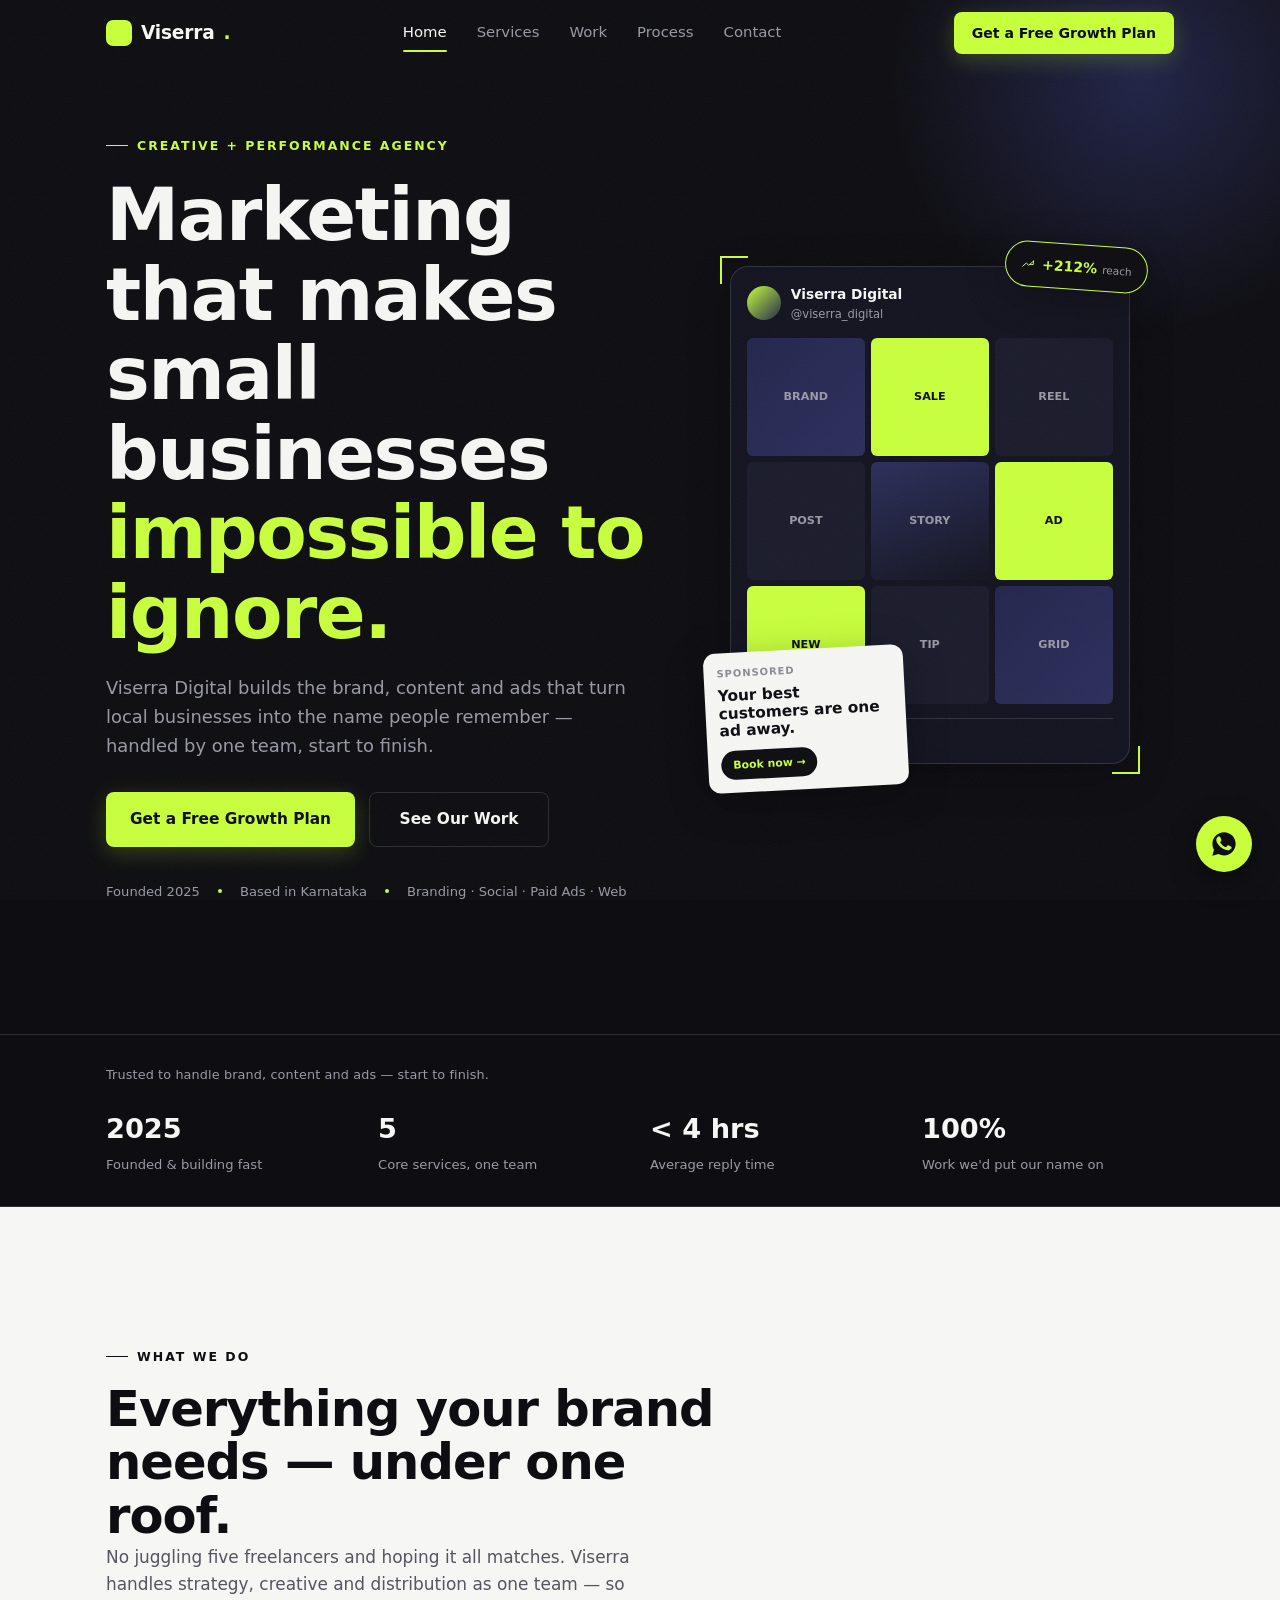
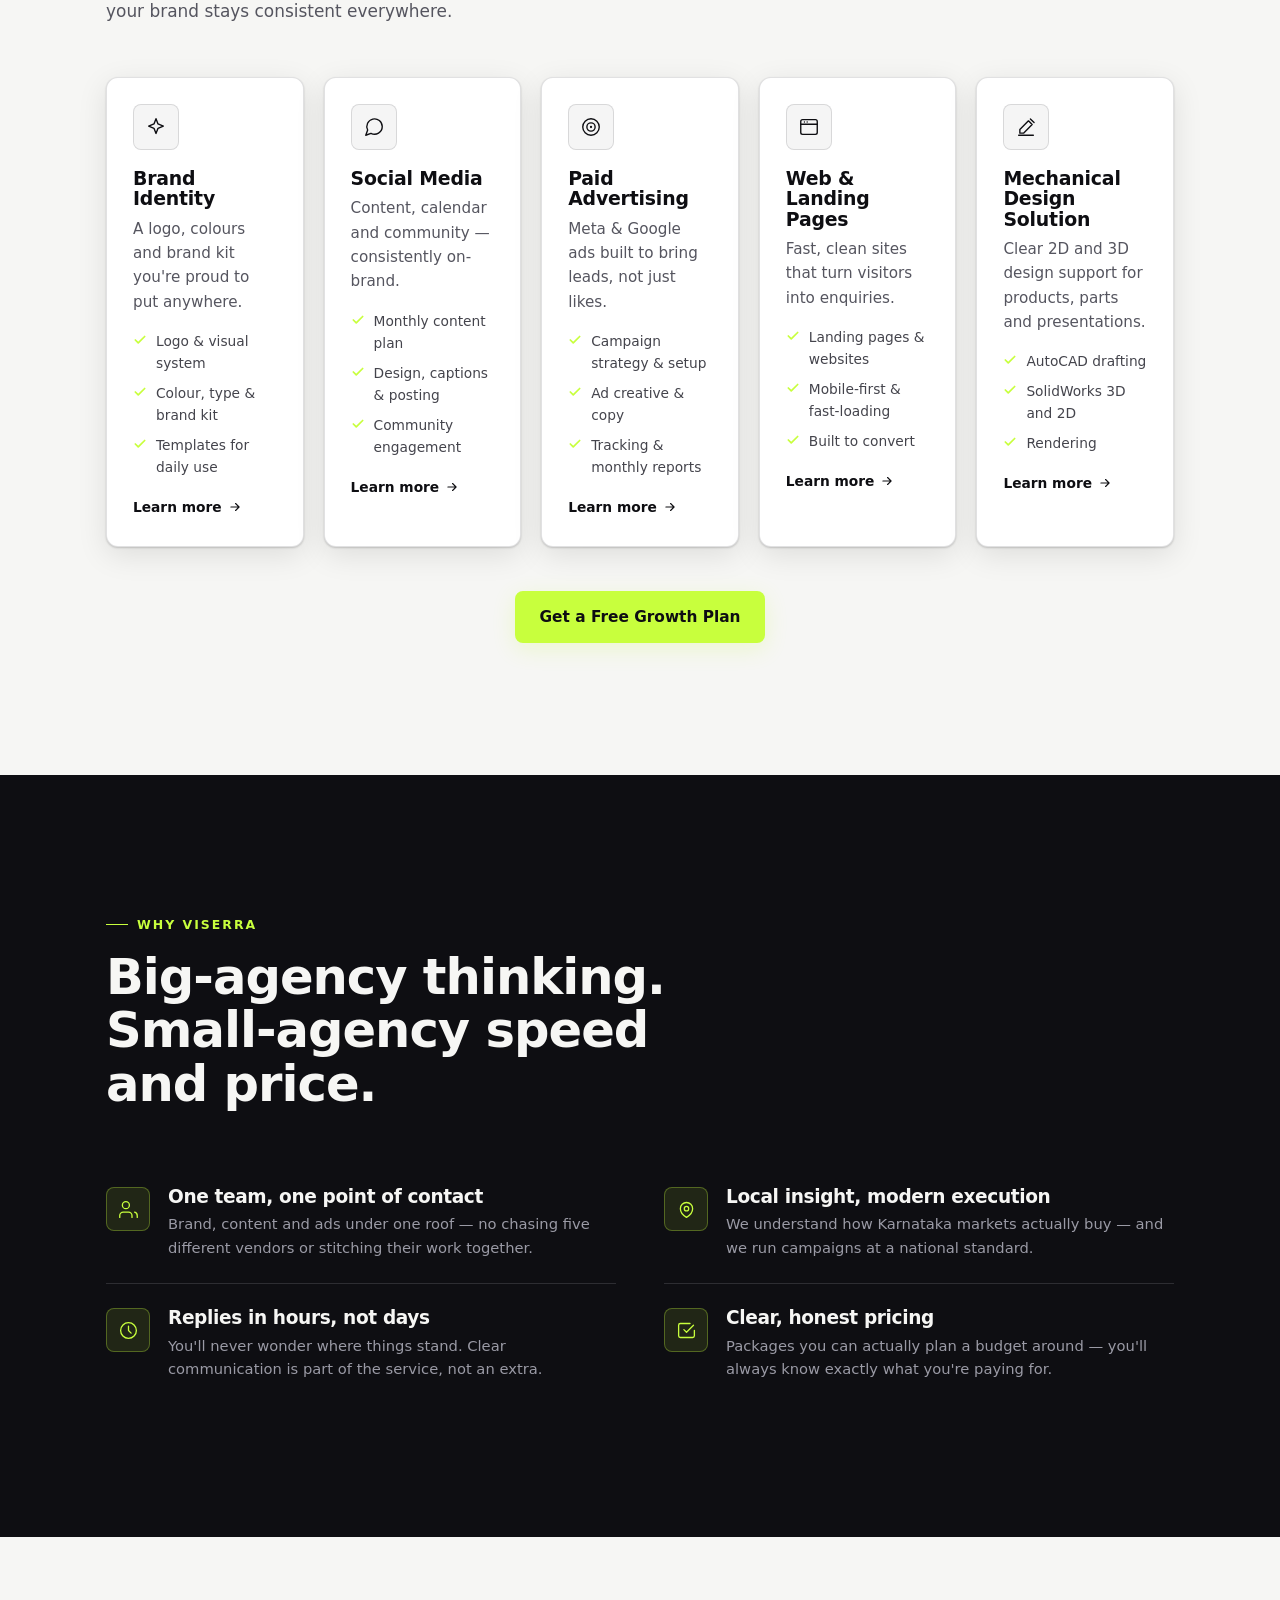
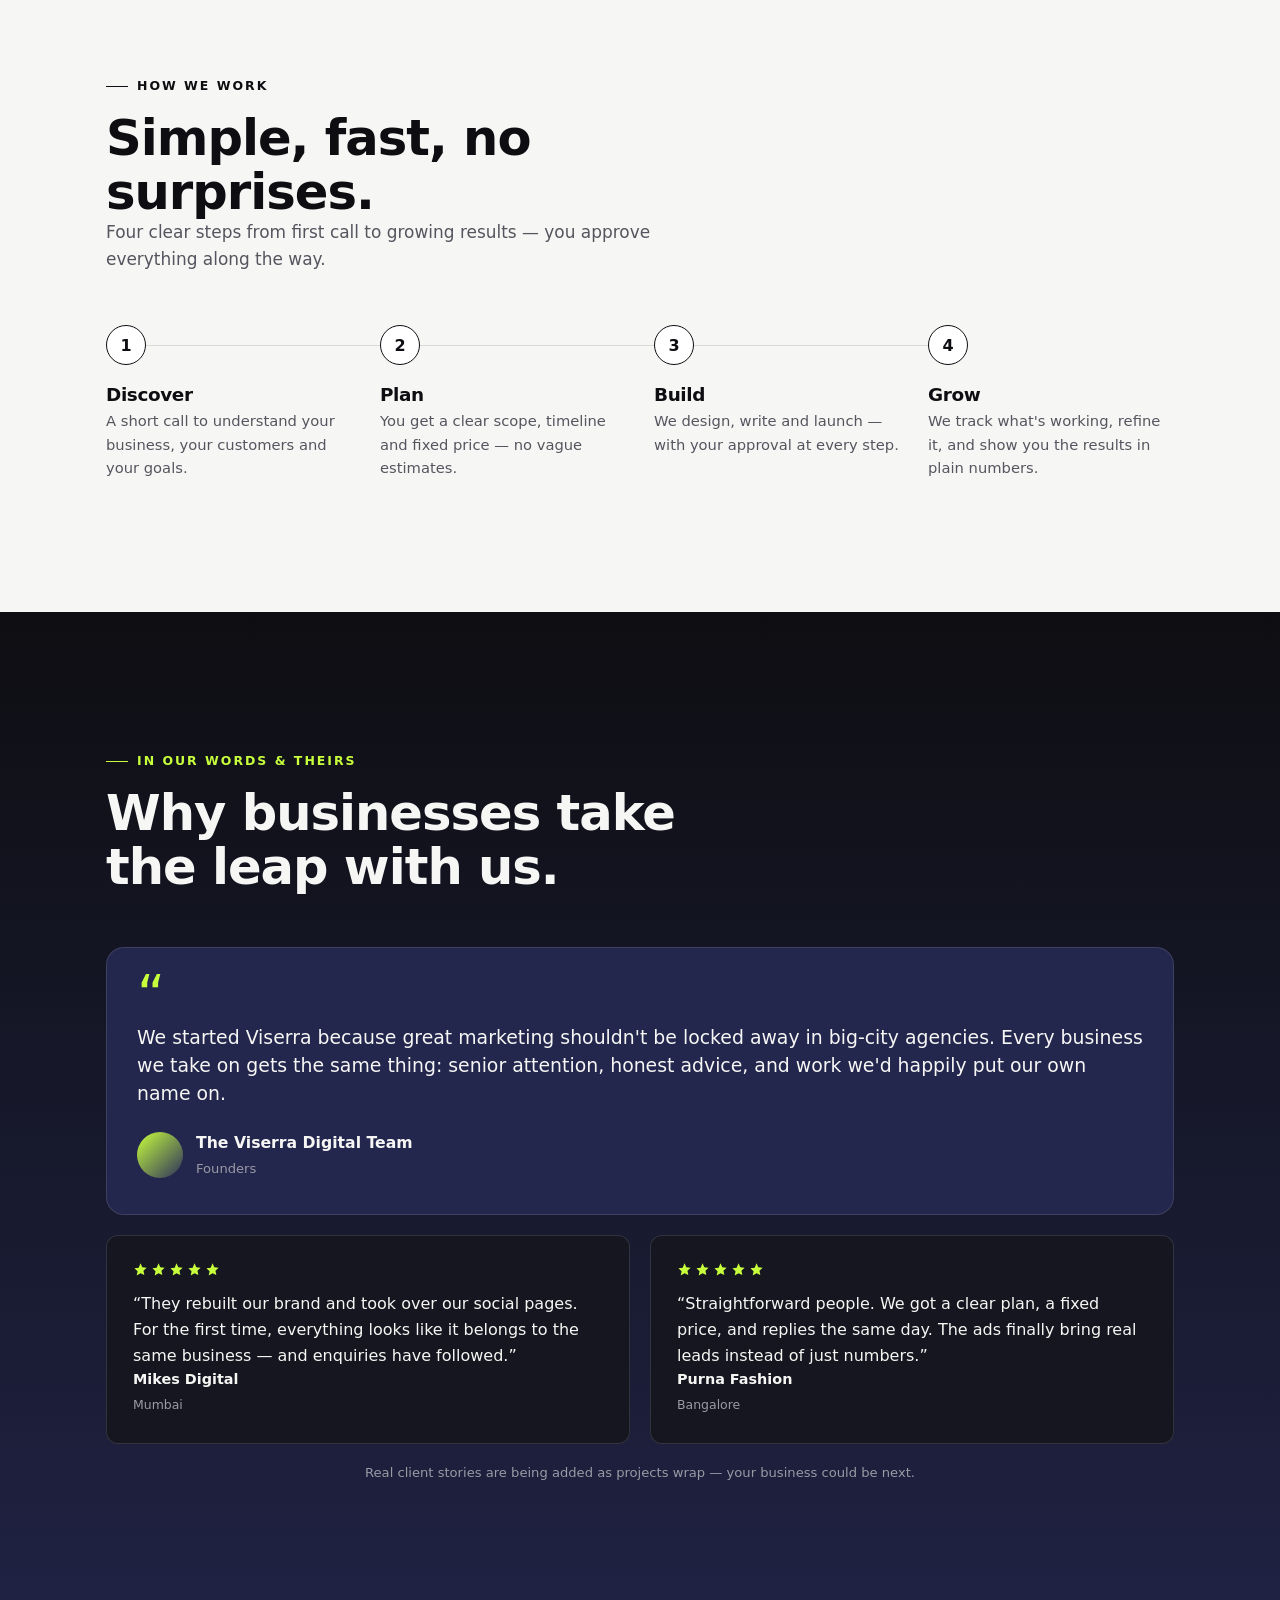
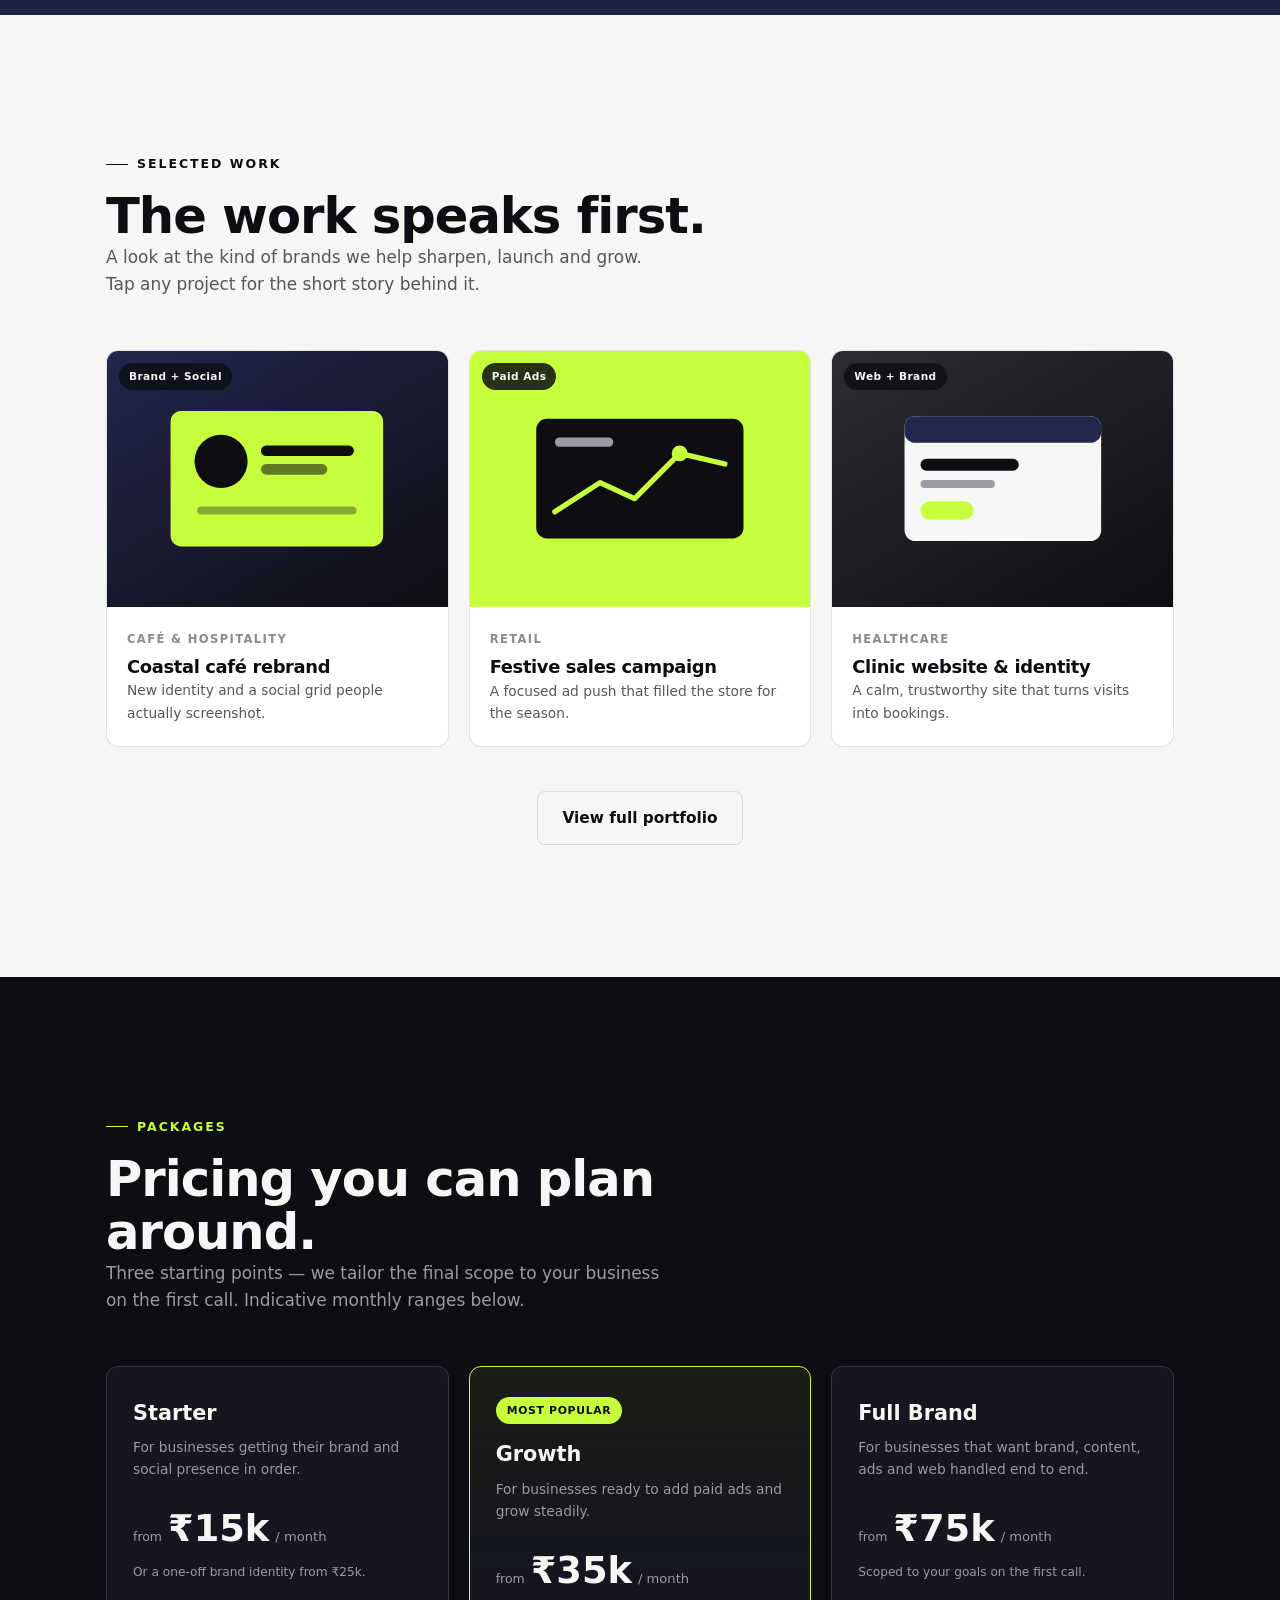
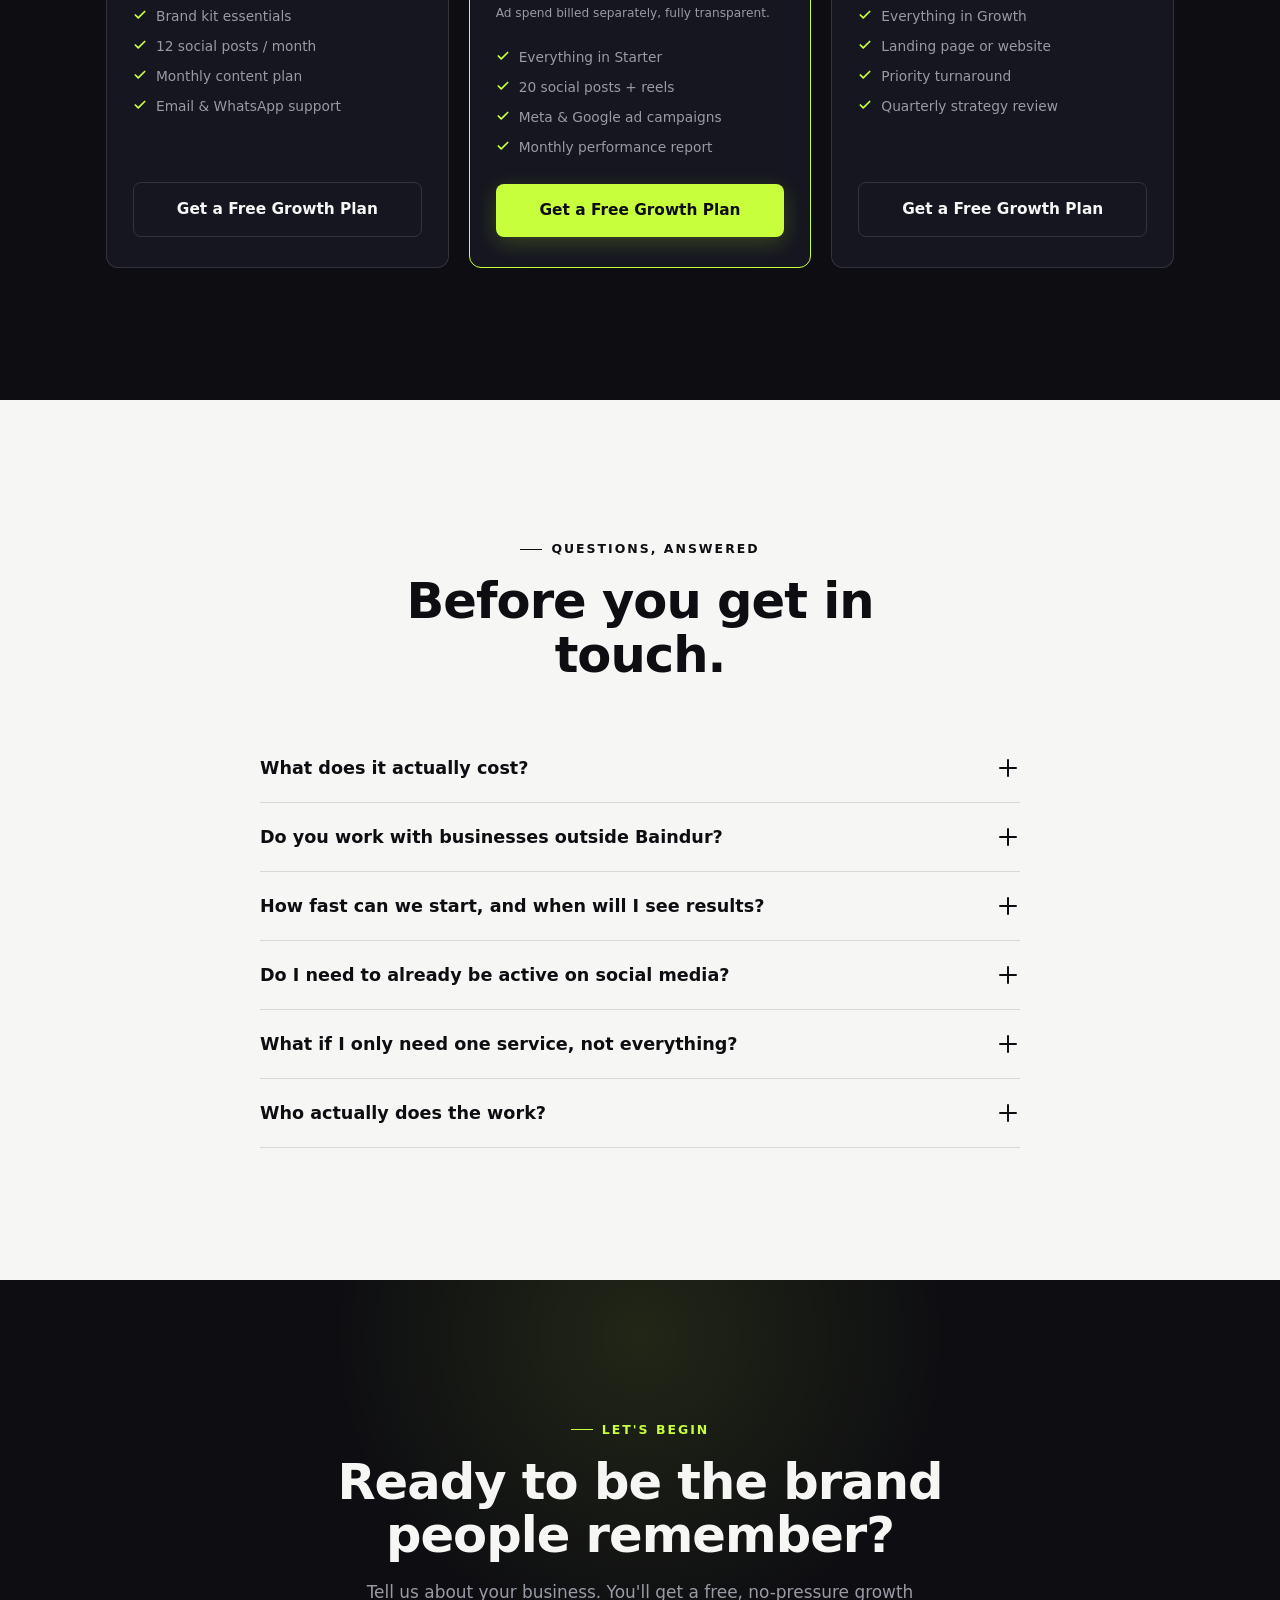
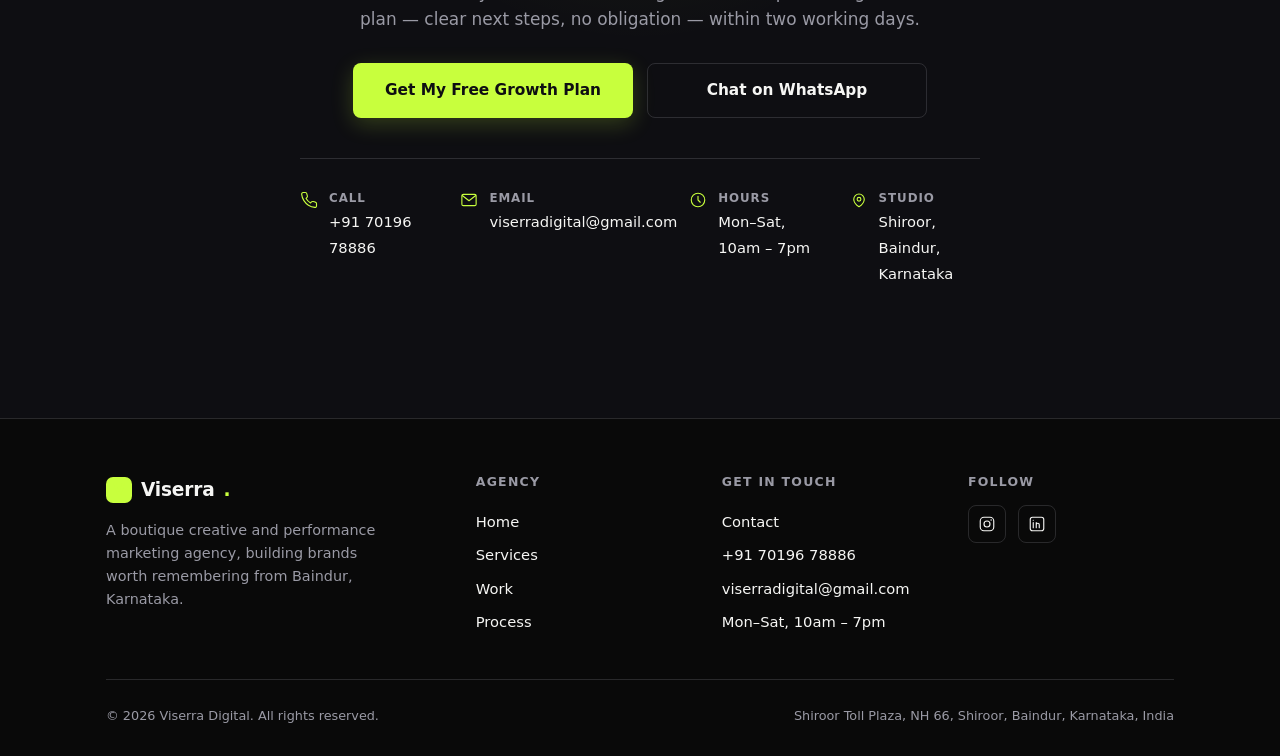
<file: index.html>
<!DOCTYPE html>
<html lang="en">
<head>
<meta charset="UTF-8" />
<meta name="viewport" content="width=device-width, initial-scale=1" />
<title>Viserra Digital — Marketing that makes small businesses impossible to ignore</title>
<meta name="description" content="Viserra Digital is a boutique creative and performance marketing agency in Baindur, Karnataka. Brand, content, and ads handled by one team — for businesses ready to grow." />
<meta name="theme-color" content="#0E0E12" />
<meta property="og:title" content="Viserra Digital" />
<meta property="og:description" content="Marketing that makes small businesses impossible to ignore. Brand, content and ads — one team, start to finish." />
<meta property="og:type" content="website" />
<meta property="og:url" content="https://viserradigital.com/" />
<link rel="preconnect" href="https://api.fontshare.com" />
<link href="https://api.fontshare.com/v2/css?f[]=clash-display@600&f[]=general-sans@400,500,600&display=swap" rel="stylesheet" />
<link rel="stylesheet" href="styles.css" />
</head>
<body>

<!-- ================= NAV ================= -->
<header class="nav">
  <div class="wrap nav-inner">
    <a href="index.html" class="logo" aria-label="Viserra Digital home">
      <span class="logo-mark">V</span>Viserra<span>.</span>
    </a>
    <nav class="nav-links" aria-label="Primary">
      <a href="index.html">Home</a>
      <a href="services.html">Services</a>
      <a href="portfolio.html">Work</a>
      <a href="index.html#process">Process</a>
      <a href="contact.html">Contact</a>
    </nav>
    <div class="nav-right">
      <a href="#" class="btn btn-primary nav-cta-desktop" data-open-modal>Get a Free Growth Plan</a>
      <button class="burger" aria-label="Open menu" aria-expanded="false">
        <span></span><span></span><span></span>
      </button>
    </div>
  </div>
</header>

<!-- ================= MOBILE MENU ================= -->
<div class="mobile-menu" aria-label="Mobile navigation">
  <a href="index.html">Home</a>
  <a href="services.html">Services</a>
  <a href="portfolio.html">Work</a>
  <a href="index.html#process">Process</a>
  <a href="contact.html">Contact</a>
  <a href="#" class="btn btn-primary" data-open-modal>Get a Free Growth Plan</a>
</div>

<main>

<!-- ================= 1 + 2 — HERO ================= -->
<section class="hero">
  <div class="wrap hero-grid">
    <div class="hero-copy">
      <span class="eyebrow reveal">Creative + Performance Agency</span>
      <h1 class="h-xl reveal" data-d="1">Marketing that makes small businesses <span class="accent">impossible to ignore.</span></h1>
      <p class="hero-sub reveal" data-d="2">Viserra Digital builds the brand, content and ads that turn local businesses into the name people remember — handled by one team, start to finish.</p>
      <div class="hero-actions reveal" data-d="2">
        <a href="#" class="btn btn-primary" data-open-modal>Get a Free Growth Plan</a>
        <a href="portfolio.html" class="btn btn-ghost">See Our Work</a>
      </div>
      <div class="trust-line reveal" data-d="3">
        <span>Founded 2025</span><span class="dot"></span>
        <span>Based in Karnataka</span><span class="dot"></span>
        <span>Branding · Social · Paid Ads · Web</span>
      </div>
    </div>

    <!-- Custom branded visual: Instagram grid + ad creative mockup -->
    <div class="hero-visual reveal" data-d="2">
      <div class="frame">
        <div class="ig-card">
          <div class="ig-head">
            <div class="ig-avatar"></div>
            <div>
              <div class="ig-name">Viserra Digital</div>
              <div class="ig-handle">@viserra_digital</div>
            </div>
          </div>
          <div class="ig-grid">
            <div class="ig-tile t1"><span>BRAND</span></div>
            <div class="ig-tile t2"><span>SALE</span></div>
            <div class="ig-tile t3"><span>REEL</span></div>
            <div class="ig-tile t4"><span>POST</span></div>
            <div class="ig-tile t5"><span>STORY</span></div>
            <div class="ig-tile t6"><span>AD</span></div>
            <div class="ig-tile t7"><span>NEW</span></div>
            <div class="ig-tile t8"><span>TIP</span></div>
            <div class="ig-tile t9"><span>GRID</span></div>
          </div>
          <div class="ig-foot"><i></i><i></i><i></i></div>
        </div>
        <div class="ad-card">
          <div class="ad-label">Sponsored</div>
          <h5>Your best customers are one ad away.</h5>
          <button type="button" class="ad-pill" data-open-modal aria-label="Book now and open the free growth plan form">Book now →</button>
        </div>
        <div class="metric-chip">
          <svg class="ico" viewBox="0 0 24 24" fill="none" stroke="currentColor" stroke-width="1.6" stroke-linecap="round" stroke-linejoin="round"><path d="M3 17l6-6 4 4 8-8"/><path d="M21 7v6h-6"/></svg>
          <div><b>+212%</b> <small>reach</small></div>
        </div>
      </div>
    </div>
  </div>
</section>

<!-- ================= 3 — TRUST STRIP ================= -->
<section class="trust-strip">
  <div class="wrap">
    <p class="trust-cap reveal">Trusted to handle brand, content and ads — start to finish.</p>
    <div class="trust-facts">
      <div class="tf reveal"><b>2025</b><span>Founded &amp; building fast</span></div>
      <div class="tf reveal" data-d="1"><b>5</b><span>Core services, one team</span></div>
      <div class="tf reveal" data-d="2"><b>&lt; 4 hrs</b><span>Average reply time</span></div>
      <div class="tf reveal" data-d="3"><b>100%</b><span>Work we'd put our name on</span></div>
    </div>
  </div>
</section>

<!-- ================= 4 — SERVICES ================= -->
<section class="section section-light" id="services">
  <div class="wrap">
    <div class="section-head reveal">
      <span class="eyebrow">What We Do</span>
      <h2 class="h-lg">Everything your brand needs — under one roof.</h2>
      <p class="lead">No juggling five freelancers and hoping it all matches. Viserra handles strategy, creative and distribution as one team — so your brand stays consistent everywhere.</p>
    </div>

    <div class="grid services-grid">
      <article class="card card-light reveal">
        <div class="icon-box">
          <svg class="ico" viewBox="0 0 24 24" fill="none" stroke="currentColor" stroke-width="1.5" stroke-linecap="round" stroke-linejoin="round"><path d="M12 3l2.2 5.6L20 11l-5.8 2.4L12 19l-2.2-5.6L4 11l5.8-2.4z"/></svg>
        </div>
        <h3 class="h-sm">Brand Identity</h3>
        <p class="card-outcome">A logo, colours and brand kit you're proud to put anywhere.</p>
        <ul class="card-list">
          <li>Logo &amp; visual system</li>
          <li>Colour, type &amp; brand kit</li>
          <li>Templates for daily use</li>
        </ul>
        <a href="services.html#brand" class="card-link">Learn more
          <svg class="ico" width="14" height="14" viewBox="0 0 24 24" fill="none" stroke="currentColor" stroke-width="2" stroke-linecap="round" stroke-linejoin="round"><path d="M5 12h14M13 6l6 6-6 6"/></svg>
        </a>
      </article>

      <article class="card card-light reveal" data-d="1">
        <div class="icon-box">
          <svg class="ico" viewBox="0 0 24 24" fill="none" stroke="currentColor" stroke-width="1.5" stroke-linecap="round" stroke-linejoin="round"><path d="M21 11.5a8.4 8.4 0 0 1-12.3 7.4L3 21l2.1-5.7A8.4 8.4 0 1 1 21 11.5z"/></svg>
        </div>
        <h3 class="h-sm">Social Media</h3>
        <p class="card-outcome">Content, calendar and community — consistently on-brand.</p>
        <ul class="card-list">
          <li>Monthly content plan</li>
          <li>Design, captions &amp; posting</li>
          <li>Community engagement</li>
        </ul>
        <a href="services.html#social" class="card-link">Learn more
          <svg class="ico" width="14" height="14" viewBox="0 0 24 24" fill="none" stroke="currentColor" stroke-width="2" stroke-linecap="round" stroke-linejoin="round"><path d="M5 12h14M13 6l6 6-6 6"/></svg>
        </a>
      </article>

      <article class="card card-light reveal" data-d="2">
        <div class="icon-box">
          <svg class="ico" viewBox="0 0 24 24" fill="none" stroke="currentColor" stroke-width="1.5" stroke-linecap="round" stroke-linejoin="round"><circle cx="12" cy="12" r="9"/><circle cx="12" cy="12" r="4.5"/><circle cx="12" cy="12" r="0.5" fill="currentColor"/></svg>
        </div>
        <h3 class="h-sm">Paid Advertising</h3>
        <p class="card-outcome">Meta &amp; Google ads built to bring leads, not just likes.</p>
        <ul class="card-list">
          <li>Campaign strategy &amp; setup</li>
          <li>Ad creative &amp; copy</li>
          <li>Tracking &amp; monthly reports</li>
        </ul>
        <a href="services.html#ads" class="card-link">Learn more
          <svg class="ico" width="14" height="14" viewBox="0 0 24 24" fill="none" stroke="currentColor" stroke-width="2" stroke-linecap="round" stroke-linejoin="round"><path d="M5 12h14M13 6l6 6-6 6"/></svg>
        </a>
      </article>

      <article class="card card-light reveal" data-d="3">
        <div class="icon-box">
          <svg class="ico" viewBox="0 0 24 24" fill="none" stroke="currentColor" stroke-width="1.5" stroke-linecap="round" stroke-linejoin="round"><rect x="3" y="4" width="18" height="16" rx="2"/><path d="M3 9h18M7 6.5h.01M10 6.5h.01"/></svg>
        </div>
        <h3 class="h-sm">Web &amp; Landing Pages</h3>
        <p class="card-outcome">Fast, clean sites that turn visitors into enquiries.</p>
        <ul class="card-list">
          <li>Landing pages &amp; websites</li>
          <li>Mobile-first &amp; fast-loading</li>
          <li>Built to convert</li>
        </ul>
        <a href="services.html#web" class="card-link">Learn more
          <svg class="ico" width="14" height="14" viewBox="0 0 24 24" fill="none" stroke="currentColor" stroke-width="2" stroke-linecap="round" stroke-linejoin="round"><path d="M5 12h14M13 6l6 6-6 6"/></svg>
        </a>
      </article>

      <article class="card card-light reveal" data-d="4">
        <div class="icon-box">
          <svg class="ico" viewBox="0 0 24 24" fill="none" stroke="currentColor" stroke-width="1.5" stroke-linecap="round" stroke-linejoin="round"><path d="M14.7 5.3l4 4-9.4 9.4H5.3v-4z"/><path d="M16.8 3.2l4 4"/><path d="M4 21h16"/></svg>
        </div>
        <h3 class="h-sm">Mechanical Design Solution</h3>
        <p class="card-outcome">Clear 2D and 3D design support for products, parts and presentations.</p>
        <ul class="card-list">
          <li>AutoCAD drafting</li>
          <li>SolidWorks 3D and 2D</li>
          <li>Rendering</li>
        </ul>
        <a href="services.html#mechanical" class="card-link">Learn more
          <svg class="ico" width="14" height="14" viewBox="0 0 24 24" fill="none" stroke="currentColor" stroke-width="2" stroke-linecap="round" stroke-linejoin="round"><path d="M5 12h14M13 6l6 6-6 6"/></svg>
        </a>
      </article>
    </div>

    <div class="center-btn reveal">
      <a href="#" class="btn btn-primary" data-open-modal>Get a Free Growth Plan</a>
    </div>
  </div>
</section>

<!-- ================= 5 — BENEFITS ================= -->
<section class="section">
  <div class="wrap">
    <div class="section-head reveal">
      <span class="eyebrow">Why Viserra</span>
      <h2 class="h-lg">Big-agency thinking. Small-agency speed and price.</h2>
    </div>

    <div class="benefits-list">
      <div class="benefit-row reveal">
        <div class="benefit-icon">
          <svg class="ico" viewBox="0 0 24 24" fill="none" stroke="currentColor" stroke-width="1.5" stroke-linecap="round" stroke-linejoin="round"><path d="M16 21v-2a4 4 0 0 0-4-4H6a4 4 0 0 0-4 4v2"/><circle cx="9" cy="7" r="4"/><path d="M22 21v-2a4 4 0 0 0-3-3.87"/></svg>
        </div>
        <div class="benefit-text">
          <h3>One team, one point of contact</h3>
          <p>Brand, content and ads under one roof — no chasing five different vendors or stitching their work together.</p>
        </div>
      </div>

      <div class="benefit-row reveal" data-d="1">
        <div class="benefit-icon">
          <svg class="ico" viewBox="0 0 24 24" fill="none" stroke="currentColor" stroke-width="1.5" stroke-linecap="round" stroke-linejoin="round"><path d="M12 21s-7-4.4-7-10a7 7 0 0 1 14 0c0 5.6-7 10-7 10z"/><circle cx="12" cy="11" r="2.5"/></svg>
        </div>
        <div class="benefit-text">
          <h3>Local insight, modern execution</h3>
          <p>We understand how Karnataka markets actually buy — and we run campaigns at a national standard.</p>
        </div>
      </div>

      <div class="benefit-row reveal">
        <div class="benefit-icon">
          <svg class="ico" viewBox="0 0 24 24" fill="none" stroke="currentColor" stroke-width="1.5" stroke-linecap="round" stroke-linejoin="round"><circle cx="12" cy="12" r="9"/><path d="M12 7v5l3 3"/></svg>
        </div>
        <div class="benefit-text">
          <h3>Replies in hours, not days</h3>
          <p>You'll never wonder where things stand. Clear communication is part of the service, not an extra.</p>
        </div>
      </div>

      <div class="benefit-row reveal" data-d="1">
        <div class="benefit-icon">
          <svg class="ico" viewBox="0 0 24 24" fill="none" stroke="currentColor" stroke-width="1.5" stroke-linecap="round" stroke-linejoin="round"><path d="M9 11l3 3 8-8"/><path d="M21 12v6a2 2 0 0 1-2 2H5a2 2 0 0 1-2-2V6a2 2 0 0 1 2-2h11"/></svg>
        </div>
        <div class="benefit-text">
          <h3>Clear, honest pricing</h3>
          <p>Packages you can actually plan a budget around — you'll always know exactly what you're paying for.</p>
        </div>
      </div>
    </div>
  </div>
</section>

<!-- ================= 6 — PROCESS ================= -->
<section class="section section-light" id="process">
  <div class="wrap">
    <div class="section-head reveal">
      <span class="eyebrow">How We Work</span>
      <h2 class="h-lg">Simple, fast, no surprises.</h2>
      <p class="lead">Four clear steps from first call to growing results — you approve everything along the way.</p>
    </div>

    <div class="timeline">
      <div class="tl-step reveal">
        <div class="tl-node">1</div>
        <h3>Discover</h3>
        <p>A short call to understand your business, your customers and your goals.</p>
      </div>
      <div class="tl-step reveal" data-d="1">
        <div class="tl-node">2</div>
        <h3>Plan</h3>
        <p>You get a clear scope, timeline and fixed price — no vague estimates.</p>
      </div>
      <div class="tl-step reveal" data-d="2">
        <div class="tl-node">3</div>
        <h3>Build</h3>
        <p>We design, write and launch — with your approval at every step.</p>
      </div>
      <div class="tl-step reveal" data-d="3">
        <div class="tl-node">4</div>
        <h3>Grow</h3>
        <p>We track what's working, refine it, and show you the results in plain numbers.</p>
      </div>
    </div>
  </div>
</section>

<!-- ================= 7 — TESTIMONIALS ================= -->
<section class="section section-indigo">
  <div class="wrap">
    <div class="section-head reveal">
      <span class="eyebrow">In Our Words &amp; Theirs</span>
      <h2 class="h-lg">Why businesses take the leap with us.</h2>
    </div>

    <!-- Genuine founder's note — keep this real -->
    <div class="founder-note reveal">
      <span class="quote-mark">&ldquo;</span>
      <p>We started Viserra because great marketing shouldn't be locked away in big-city agencies. Every business we take on gets the same thing: senior attention, honest advice, and work we'd happily put our own name on.</p>
      <div class="founder-by">
        <div class="founder-avatar"></div>
        <div>
          <b>The Viserra Digital Team</b>
          <span>Founders</span>
        </div>
      </div>
    </div>

    <!-- NOTE: Replace the two cards below with real client testimonials
         (name, business, town, and a genuine quote) as you collect them.
         Do not publish invented reviews. -->
    <div class="grid grid-2">
      <article class="card card-dark reveal" data-d="1">
        <div class="stars" aria-label="5 out of 5">
          <svg class="ico" viewBox="0 0 24 24" fill="currentColor"><path d="M12 2l2.9 6.3 6.9.8-5.1 4.7 1.4 6.8L12 17.8 5.9 21.4l1.4-6.8L2.2 9.9l6.9-.8z"/></svg>
          <svg class="ico" viewBox="0 0 24 24" fill="currentColor"><path d="M12 2l2.9 6.3 6.9.8-5.1 4.7 1.4 6.8L12 17.8 5.9 21.4l1.4-6.8L2.2 9.9l6.9-.8z"/></svg>
          <svg class="ico" viewBox="0 0 24 24" fill="currentColor"><path d="M12 2l2.9 6.3 6.9.8-5.1 4.7 1.4 6.8L12 17.8 5.9 21.4l1.4-6.8L2.2 9.9l6.9-.8z"/></svg>
          <svg class="ico" viewBox="0 0 24 24" fill="currentColor"><path d="M12 2l2.9 6.3 6.9.8-5.1 4.7 1.4 6.8L12 17.8 5.9 21.4l1.4-6.8L2.2 9.9l6.9-.8z"/></svg>
          <svg class="ico" viewBox="0 0 24 24" fill="currentColor"><path d="M12 2l2.9 6.3 6.9.8-5.1 4.7 1.4 6.8L12 17.8 5.9 21.4l1.4-6.8L2.2 9.9l6.9-.8z"/></svg>
        </div>
        <p>&ldquo;They rebuilt our brand and took over our social pages. For the first time, everything looks like it belongs to the same business — and enquiries have followed.&rdquo;</p>
        <div class="tcard-by">
          <b>Mikes Digital</b>
          <span>Mumbai</span>
        </div>
      </article>

      <article class="card card-dark reveal" data-d="2">
        <div class="stars" aria-label="5 out of 5">
          <svg class="ico" viewBox="0 0 24 24" fill="currentColor"><path d="M12 2l2.9 6.3 6.9.8-5.1 4.7 1.4 6.8L12 17.8 5.9 21.4l1.4-6.8L2.2 9.9l6.9-.8z"/></svg>
          <svg class="ico" viewBox="0 0 24 24" fill="currentColor"><path d="M12 2l2.9 6.3 6.9.8-5.1 4.7 1.4 6.8L12 17.8 5.9 21.4l1.4-6.8L2.2 9.9l6.9-.8z"/></svg>
          <svg class="ico" viewBox="0 0 24 24" fill="currentColor"><path d="M12 2l2.9 6.3 6.9.8-5.1 4.7 1.4 6.8L12 17.8 5.9 21.4l1.4-6.8L2.2 9.9l6.9-.8z"/></svg>
          <svg class="ico" viewBox="0 0 24 24" fill="currentColor"><path d="M12 2l2.9 6.3 6.9.8-5.1 4.7 1.4 6.8L12 17.8 5.9 21.4l1.4-6.8L2.2 9.9l6.9-.8z"/></svg>
          <svg class="ico" viewBox="0 0 24 24" fill="currentColor"><path d="M12 2l2.9 6.3 6.9.8-5.1 4.7 1.4 6.8L12 17.8 5.9 21.4l1.4-6.8L2.2 9.9l6.9-.8z"/></svg>
        </div>
        <p>&ldquo;Straightforward people. We got a clear plan, a fixed price, and replies the same day. The ads finally bring real leads instead of just numbers.&rdquo;</p>
        <div class="tcard-by">
          <b>Purna Fashion</b>
          <span>Bangalore</span>
        </div>
      </article>
    </div>
    <p class="divider-note reveal">Real client stories are being added as projects wrap — your business could be next.</p>
  </div>
</section>

<!-- ================= 8 — PORTFOLIO ================= -->
<section class="section section-light">
  <div class="wrap">
    <div class="section-head reveal">
      <span class="eyebrow">Selected Work</span>
      <h2 class="h-lg">The work speaks first.</h2>
      <p class="lead">A look at the kind of brands we help sharpen, launch and grow. Tap any project for the short story behind it.</p>
    </div>

    <div class="grid grid-3">
      <a href="portfolio.html#cafe" class="port-tile reveal">
        <div class="port-thumb pt-1">
          <span class="port-tag">Brand + Social</span>
          <svg class="mock" viewBox="0 0 200 150" fill="none" xmlns="http://www.w3.org/2000/svg">
            <rect x="20" y="24" width="160" height="102" rx="8" fill="#C8FF3D"/>
            <circle cx="58" cy="62" r="20" fill="#0E0E12"/>
            <rect x="88" y="50" width="70" height="8" rx="4" fill="#0E0E12"/>
            <rect x="88" y="64" width="50" height="8" rx="4" fill="#0E0E12" opacity="0.55"/>
            <rect x="40" y="96" width="120" height="6" rx="3" fill="#0E0E12" opacity="0.35"/>
          </svg>
        </div>
        <div class="port-body">
          <span class="port-cat">Café &amp; Hospitality</span>
          <h3>Coastal café rebrand</h3>
          <p>New identity and a social grid people actually screenshot.</p>
        </div>
      </a>

      <a href="portfolio.html#retail" class="port-tile reveal" data-d="1">
        <div class="port-thumb pt-2">
          <span class="port-tag">Paid Ads</span>
          <svg class="mock" viewBox="0 0 200 150" fill="none" xmlns="http://www.w3.org/2000/svg">
            <rect x="22" y="30" width="156" height="90" rx="8" fill="#0E0E12"/>
            <path d="M36 100 L70 78 L96 90 L130 56 L164 64" stroke="#C8FF3D" stroke-width="4" fill="none" stroke-linecap="round" stroke-linejoin="round"/>
            <circle cx="130" cy="56" r="6" fill="#C8FF3D"/>
            <rect x="36" y="44" width="44" height="7" rx="3.5" fill="#9A9AA5"/>
          </svg>
        </div>
        <div class="port-body">
          <span class="port-cat">Retail</span>
          <h3>Festive sales campaign</h3>
          <p>A focused ad push that filled the store for the season.</p>
        </div>
      </a>

      <a href="portfolio.html#clinic" class="port-tile reveal" data-d="2">
        <div class="port-thumb pt-3">
          <span class="port-tag">Web + Brand</span>
          <svg class="mock" viewBox="0 0 200 150" fill="none" xmlns="http://www.w3.org/2000/svg">
            <rect x="26" y="28" width="148" height="94" rx="8" fill="#F6F6F4"/>
            <rect x="26" y="28" width="148" height="20" rx="8" fill="#23264D"/>
            <rect x="38" y="60" width="74" height="9" rx="4.5" fill="#0E0E12"/>
            <rect x="38" y="76" width="56" height="6" rx="3" fill="#9A9AA5"/>
            <rect x="38" y="92" width="40" height="14" rx="7" fill="#C8FF3D"/>
          </svg>
        </div>
        <div class="port-body">
          <span class="port-cat">Healthcare</span>
          <h3>Clinic website &amp; identity</h3>
          <p>A calm, trustworthy site that turns visits into bookings.</p>
        </div>
      </a>
    </div>

    <div class="center-btn reveal">
      <a href="portfolio.html" class="btn btn-ghost">View full portfolio</a>
    </div>
  </div>
</section>

<!-- ================= 9 — PRICING ================= -->
<section class="section">
  <div class="wrap">
    <div class="section-head reveal">
      <span class="eyebrow">Packages</span>
      <h2 class="h-lg">Pricing you can plan around.</h2>
      <p class="lead">Three starting points — we tailor the final scope to your business on the first call. Indicative monthly ranges below.</p>
    </div>

    <div class="grid grid-3">
      <div class="price-card reveal">
        <div class="price-name">Starter</div>
        <p class="price-desc">For businesses getting their brand and social presence in order.</p>
        <div class="price-amt"><span class="from">from</span><b>₹15k</b><span class="per">/ month</span></div>
        <p class="price-note">Or a one-off brand identity from ₹25k.</p>
        <ul class="card-list">
          <li>Brand kit essentials</li>
          <li>12 social posts / month</li>
          <li>Monthly content plan</li>
          <li>Email &amp; WhatsApp support</li>
        </ul>
        <a href="#" class="btn btn-ghost btn-block" data-open-modal>Get a Free Growth Plan</a>
      </div>

      <div class="price-card featured reveal" data-d="1">
        <span class="price-badge">Most popular</span>
        <div class="price-name">Growth</div>
        <p class="price-desc">For businesses ready to add paid ads and grow steadily.</p>
        <div class="price-amt"><span class="from">from</span><b>₹35k</b><span class="per">/ month</span></div>
        <p class="price-note">Ad spend billed separately, fully transparent.</p>
        <ul class="card-list">
          <li>Everything in Starter</li>
          <li>20 social posts + reels</li>
          <li>Meta &amp; Google ad campaigns</li>
          <li>Monthly performance report</li>
        </ul>
        <a href="#" class="btn btn-primary btn-block" data-open-modal>Get a Free Growth Plan</a>
      </div>

      <div class="price-card reveal" data-d="2">
        <div class="price-name">Full Brand</div>
        <p class="price-desc">For businesses that want brand, content, ads and web handled end to end.</p>
        <div class="price-amt"><span class="from">from</span><b>₹75k</b><span class="per">/ month</span></div>
        <p class="price-note">Scoped to your goals on the first call.</p>
        <ul class="card-list">
          <li>Everything in Growth</li>
          <li>Landing page or website</li>
          <li>Priority turnaround</li>
          <li>Quarterly strategy review</li>
        </ul>
        <a href="#" class="btn btn-ghost btn-block" data-open-modal>Get a Free Growth Plan</a>
      </div>
    </div>
  </div>
</section>

<!-- ================= 10 — FAQ ================= -->
<section class="section section-light">
  <div class="wrap">
    <div class="section-head center reveal">
      <span class="eyebrow">Questions, Answered</span>
      <h2 class="h-lg">Before you get in touch.</h2>
    </div>

    <div class="faq-list">
      <div class="faq-item reveal">
        <button class="faq-q" aria-expanded="false">What does it actually cost?
          <span class="faq-icon" aria-hidden="true"></span>
        </button>
        <div class="faq-a"><div class="faq-a-inner">Our packages start at ₹15k/month for Starter, ₹35k/month for Growth, and ₹75k/month for Full Brand. One-off projects like a brand identity start around ₹25k. The exact figure depends on scope, which we agree with you up front — no vague estimates and no surprises on the invoice.</div></div>
      </div>

      <div class="faq-item reveal">
        <button class="faq-q" aria-expanded="false">Do you work with businesses outside Baindur?
          <span class="faq-icon" aria-hidden="true"></span>
        </button>
        <div class="faq-a"><div class="faq-a-inner">Yes. We're based in Shiroor, Baindur, and we work with businesses across Karnataka and remotely beyond it. Everything from calls to approvals happens over WhatsApp, email and video — distance has never been a problem.</div></div>
      </div>

      <div class="faq-item reveal">
        <button class="faq-q" aria-expanded="false">How fast can we start, and when will I see results?
          <span class="faq-icon" aria-hidden="true"></span>
        </button>
        <div class="faq-a"><div class="faq-a-inner">Most projects kick off within a week of agreeing scope. Branding and websites are delivered on a fixed timeline. For social and ads, expect early signals within the first month and a clearer trend by month two to three — we share the numbers so you can see it for yourself.</div></div>
      </div>

      <div class="faq-item reveal">
        <button class="faq-q" aria-expanded="false">Do I need to already be active on social media?
          <span class="faq-icon" aria-hidden="true"></span>
        </button>
        <div class="faq-a"><div class="faq-a-inner">Not at all. Plenty of our work is helping businesses start properly — setting up accounts, building the brand look, and creating a content rhythm that's sustainable. If you're starting from zero, that's a clean slate, not a problem.</div></div>
      </div>

      <div class="faq-item reveal">
        <button class="faq-q" aria-expanded="false">What if I only need one service, not everything?
          <span class="faq-icon" aria-hidden="true"></span>
        </button>
        <div class="faq-a"><div class="faq-a-inner">That's fine. Many clients start with just branding, or just ads, or just a website. The packages are a starting point — we'll scope exactly what you need on the first call and nothing you don't.</div></div>
      </div>

      <div class="faq-item reveal">
        <button class="faq-q" aria-expanded="false">Who actually does the work?
          <span class="faq-icon" aria-hidden="true"></span>
        </button>
        <div class="faq-a"><div class="faq-a-inner">A small, senior team — the people you speak with are the people doing the work. We deliberately keep our client list lean so every brand gets real attention rather than being passed down a chain.</div></div>
      </div>
    </div>
  </div>
</section>

<!-- ================= 11 — FINAL CTA ================= -->
<section class="section cta-band">
  <div class="wrap">
    <div class="cta-inner">
      <span class="eyebrow reveal" style="justify-content:center;">Let's Begin</span>
      <h2 class="h-lg reveal" data-d="1">Ready to be the brand people remember?</h2>
      <p class="lead reveal" data-d="1">Tell us about your business. You'll get a free, no-pressure growth plan — clear next steps, no obligation — within two working days.</p>
      <div class="cta-actions reveal" data-d="2">
        <a href="#" class="btn btn-primary" data-open-modal>Get My Free Growth Plan</a>
        <a href="https://wa.me/917019678886?text=Hi%20Viserra%2C%20I'd%20like%20a%20free%20growth%20plan%20for%20my%20business%20%E2%80%94" class="btn btn-ghost" target="_blank" rel="noopener">Chat on WhatsApp</a>
      </div>
      <div class="cta-contacts reveal" data-d="3">
        <div class="cc">
          <svg class="ico" viewBox="0 0 24 24" fill="none" stroke="currentColor" stroke-width="1.5" stroke-linecap="round" stroke-linejoin="round"><path d="M22 16.9v3a2 2 0 0 1-2.2 2 19.8 19.8 0 0 1-8.6-3 19.5 19.5 0 0 1-6-6 19.8 19.8 0 0 1-3-8.7A2 2 0 0 1 4.1 2h3a2 2 0 0 1 2 1.7c.1 1 .4 1.9.7 2.8a2 2 0 0 1-.5 2.1L8.1 9.9a16 16 0 0 0 6 6l1.3-1.3a2 2 0 0 1 2.1-.5c.9.3 1.8.6 2.8.7a2 2 0 0 1 1.7 2z"/></svg>
          <div><b>Call</b><a href="tel:+917019678886">+91 70196 78886</a></div>
        </div>
        <div class="cc">
          <svg class="ico" viewBox="0 0 24 24" fill="none" stroke="currentColor" stroke-width="1.5" stroke-linecap="round" stroke-linejoin="round"><rect x="2.5" y="4.5" width="19" height="15" rx="2"/><path d="M3 6l9 7 9-7"/></svg>
          <div><b>Email</b><a href="mailto:viserradigital@gmail.com">viserradigital@gmail.com</a></div>
        </div>
        <div class="cc">
          <svg class="ico" viewBox="0 0 24 24" fill="none" stroke="currentColor" stroke-width="1.5" stroke-linecap="round" stroke-linejoin="round"><circle cx="12" cy="12" r="9"/><path d="M12 7v5l3 3"/></svg>
          <div><b>Hours</b><span>Mon–Sat, 10am – 7pm</span></div>
        </div>
        <div class="cc">
          <svg class="ico" viewBox="0 0 24 24" fill="none" stroke="currentColor" stroke-width="1.5" stroke-linecap="round" stroke-linejoin="round"><path d="M12 21s-7-4.4-7-10a7 7 0 0 1 14 0c0 5.6-7 10-7 10z"/><circle cx="12" cy="11" r="2.5"/></svg>
          <div><b>Studio</b><span>Shiroor, Baindur, Karnataka</span></div>
        </div>
      </div>
    </div>
  </div>
</section>

</main>

<!-- ================= FOOTER ================= -->
<footer class="footer">
  <div class="wrap">
    <div class="footer-top">
      <div class="footer-brand">
        <a href="index.html" class="logo"><span class="logo-mark">V</span>Viserra<span>.</span></a>
        <p>A boutique creative and performance marketing agency, building brands worth remembering from Baindur, Karnataka.</p>
      </div>
      <div class="footer-col">
        <h4>Agency</h4>
        <a href="index.html">Home</a>
        <a href="services.html">Services</a>
        <a href="portfolio.html">Work</a>
        <a href="index.html#process">Process</a>
      </div>
      <div class="footer-col">
        <h4>Get in touch</h4>
        <a href="contact.html">Contact</a>
        <a href="tel:+917019678886">+91 70196 78886</a>
        <a href="mailto:viserradigital@gmail.com">viserradigital@gmail.com</a>
        <span>Mon–Sat, 10am – 7pm</span>
      </div>
      <div class="footer-col">
        <h4>Follow</h4>
        <div class="socials">
          <a href="https://www.instagram.com/viserra_digital/" target="_blank" rel="noopener" aria-label="Viserra Digital on Instagram">
            <svg class="ico" viewBox="0 0 24 24" fill="none" stroke="currentColor" stroke-width="1.5"><rect x="3" y="3" width="18" height="18" rx="5"/><circle cx="12" cy="12" r="4"/><circle cx="17.5" cy="6.5" r="1" fill="currentColor" stroke="none"/></svg>
          </a>
          <a href="https://www.linkedin.com/company/viserra-digital/" target="_blank" rel="noopener" aria-label="Viserra Digital on LinkedIn">
            <svg class="ico" viewBox="0 0 24 24" fill="none" stroke="currentColor" stroke-width="1.5" stroke-linecap="round" stroke-linejoin="round"><rect x="3" y="3" width="18" height="18" rx="3"/><path d="M7 10v7M7 7v.01M11 17v-4a2 2 0 0 1 4 0v4M11 10v7"/></svg>
          </a>
        </div>
      </div>
    </div>
    <div class="footer-bottom">
      <span>© 2026 Viserra Digital. All rights reserved.</span>
      <span>Shiroor Toll Plaza, NH 66, Shiroor, Baindur, Karnataka, India</span>
    </div>
  </div>
</footer>

<!-- ================= FLOATING WHATSAPP ================= -->
<a class="wa-float" href="https://wa.me/917019678886?text=Hi%20Viserra%2C%20I'd%20like%20a%20free%20growth%20plan%20for%20my%20business%20%E2%80%94" target="_blank" rel="noopener" aria-label="Chat with Viserra Digital on WhatsApp">
  <svg class="ico" viewBox="0 0 24 24" fill="currentColor"><path d="M12.04 2c-5.5 0-9.96 4.46-9.96 9.96 0 1.76.46 3.45 1.34 4.95L2 22l5.25-1.38a9.9 9.9 0 0 0 4.79 1.22c5.5 0 9.96-4.46 9.96-9.96S17.54 2 12.04 2zm5.8 14.06c-.24.68-1.4 1.3-1.94 1.34-.5.05-1.13.27-3.8-.8-3.2-1.26-5.24-4.5-5.4-4.72-.16-.21-1.3-1.73-1.3-3.3 0-1.57.82-2.34 1.12-2.66.3-.32.65-.4.87-.4.21 0 .43 0 .62.01.2.01.47-.08.73.56.27.65.92 2.22 1 2.38.08.16.13.35.02.56-.1.21-.16.35-.32.54-.16.19-.34.42-.48.56-.16.16-.33.34-.14.66.19.32.84 1.39 1.8 2.25 1.24 1.1 2.29 1.45 2.61 1.61.32.16.5.13.69-.08.19-.21.8-.93 1.01-1.25.21-.32.43-.27.72-.16.3.11 1.87.88 2.19 1.04.32.16.53.24.61.37.08.13.08.76-.16 1.44z"/></svg>
</a>

<!-- ================= MODAL — GET A FREE GROWTH PLAN ================= -->
<div class="modal-overlay" role="dialog" aria-modal="true" aria-labelledby="modalTitle">
  <div class="modal" data-form-wrap>
    <button class="modal-close" aria-label="Close">
      <svg class="ico" width="18" height="18" viewBox="0 0 24 24" fill="none" stroke="currentColor" stroke-width="2" stroke-linecap="round"><path d="M18 6L6 18M6 6l12 12"/></svg>
    </button>
    <span class="eyebrow">Free Growth Plan</span>
    <h3 id="modalTitle">Tell us about your business.</h3>
    <p class="modal-desc">A few quick details and we'll send back clear next steps within two working days. No obligation.</p>

    <form data-lead-form novalidate>
      <div class="field">
        <label for="m-name">Name <span class="req">*</span></label>
        <input type="text" id="m-name" name="name" placeholder="Your name" required />
      </div>
      <div class="field">
        <label for="m-mobile">Mobile number <span class="req">*</span></label>
        <input type="tel" id="m-mobile" name="mobile" inputmode="numeric" pattern="[0-9 +]{7,15}" placeholder="10-digit mobile number" required />
      </div>
      <div class="field">
        <label for="m-need">What do you need? <span class="req">*</span></label>
        <select id="m-need" name="need" required>
          <option value="" disabled selected>Choose one</option>
          <option>Brand identity</option>
          <option>Social media management</option>
          <option>Paid advertising</option>
          <option>Website / landing page</option>
          <option>Everything — full brand</option>
          <option>Not sure yet</option>
        </select>
      </div>
      <div class="field">
        <label for="m-msg">Anything else? <span style="color:var(--grey);font-weight:400;">(optional)</span></label>
        <textarea id="m-msg" name="message" placeholder="A line about your business or goal"></textarea>
      </div>
      <button type="submit" class="btn btn-primary btn-block">Send My Details</button>
      <p class="form-note">By sending, you agree to be contacted about your enquiry. We never share your details.</p>
    </form>

    <div class="form-success">
      <div class="success-ring">
        <svg class="ico" viewBox="0 0 24 24" fill="none" stroke="currentColor" stroke-width="2.4" stroke-linecap="round" stroke-linejoin="round"><path d="M20 6L9 17l-5-5"/></svg>
      </div>
      <h4>Thank you — we've got it.</h4>
      <p>We'll review your details and send your free growth plan within two working days. Need us sooner? Message us on WhatsApp.</p>
    </div>
  </div>
</div>

<script src="script.js"></script>
</body>
</html>
</file>
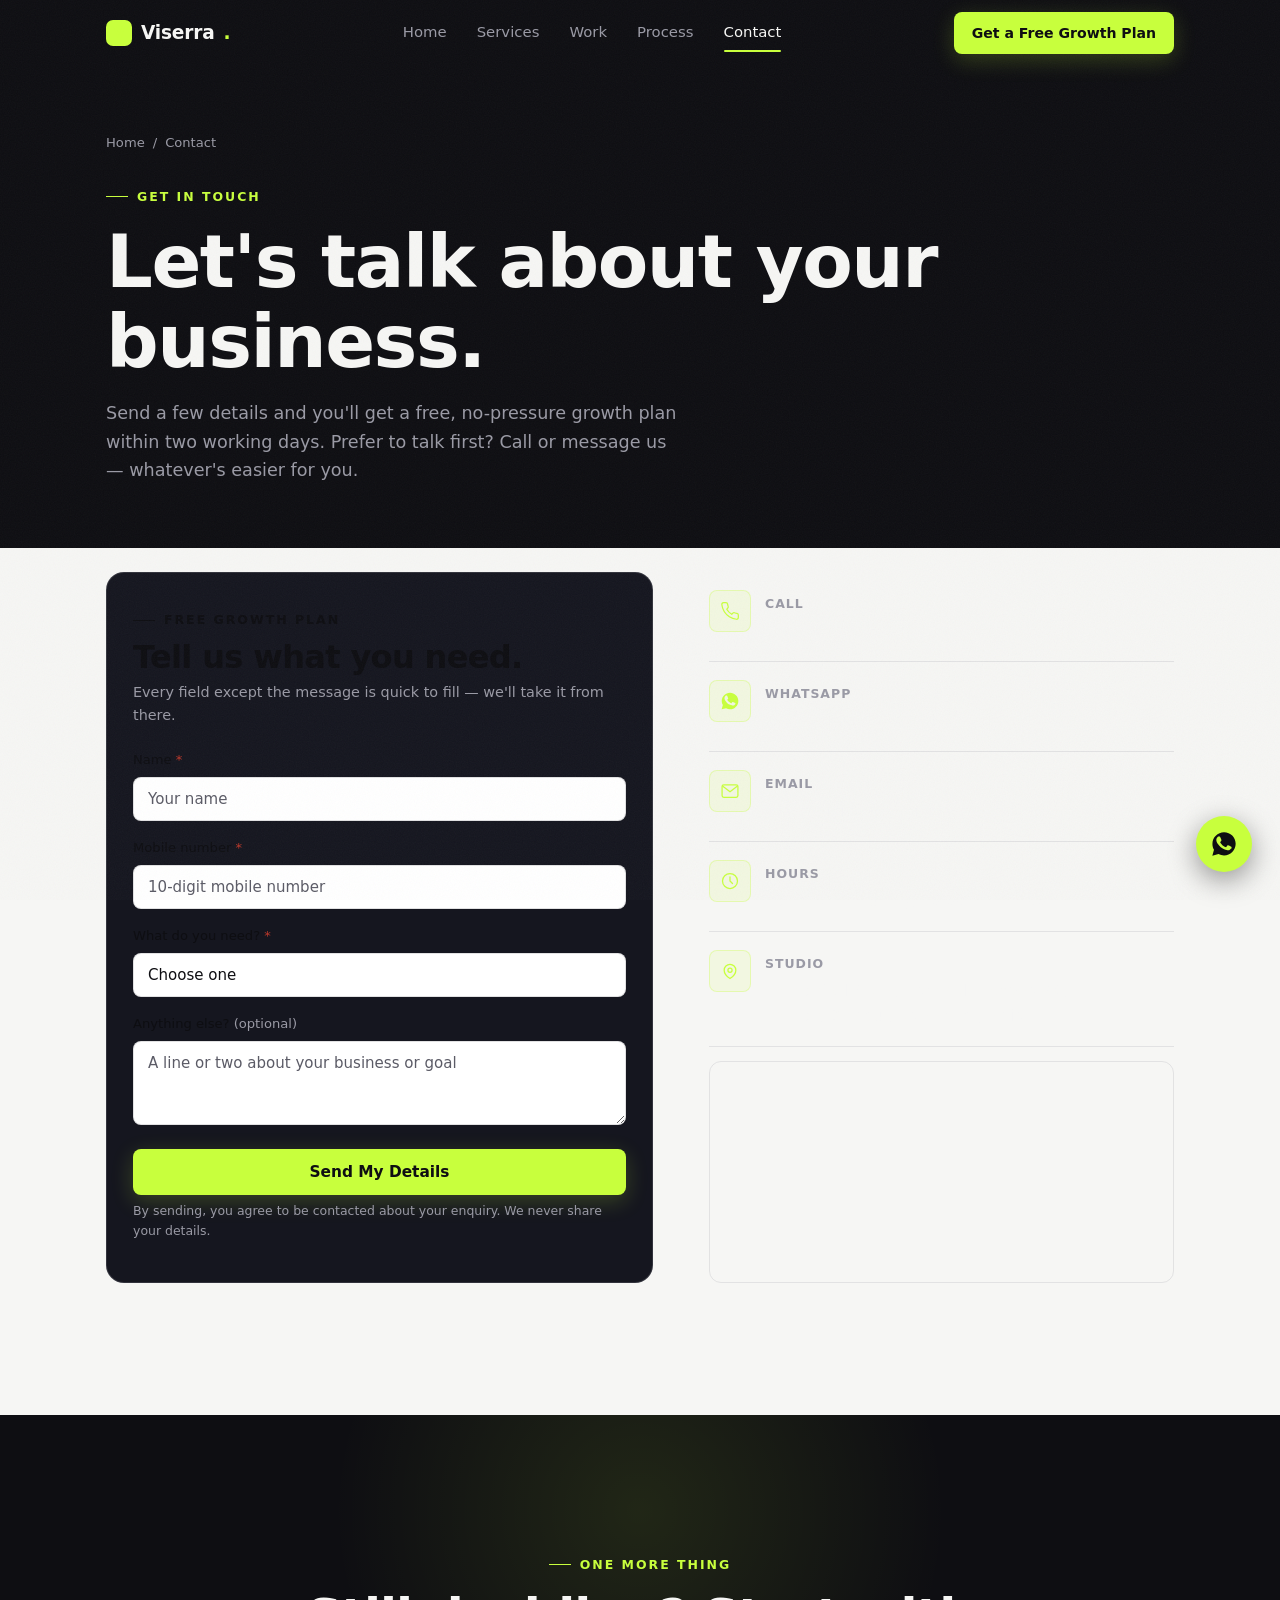
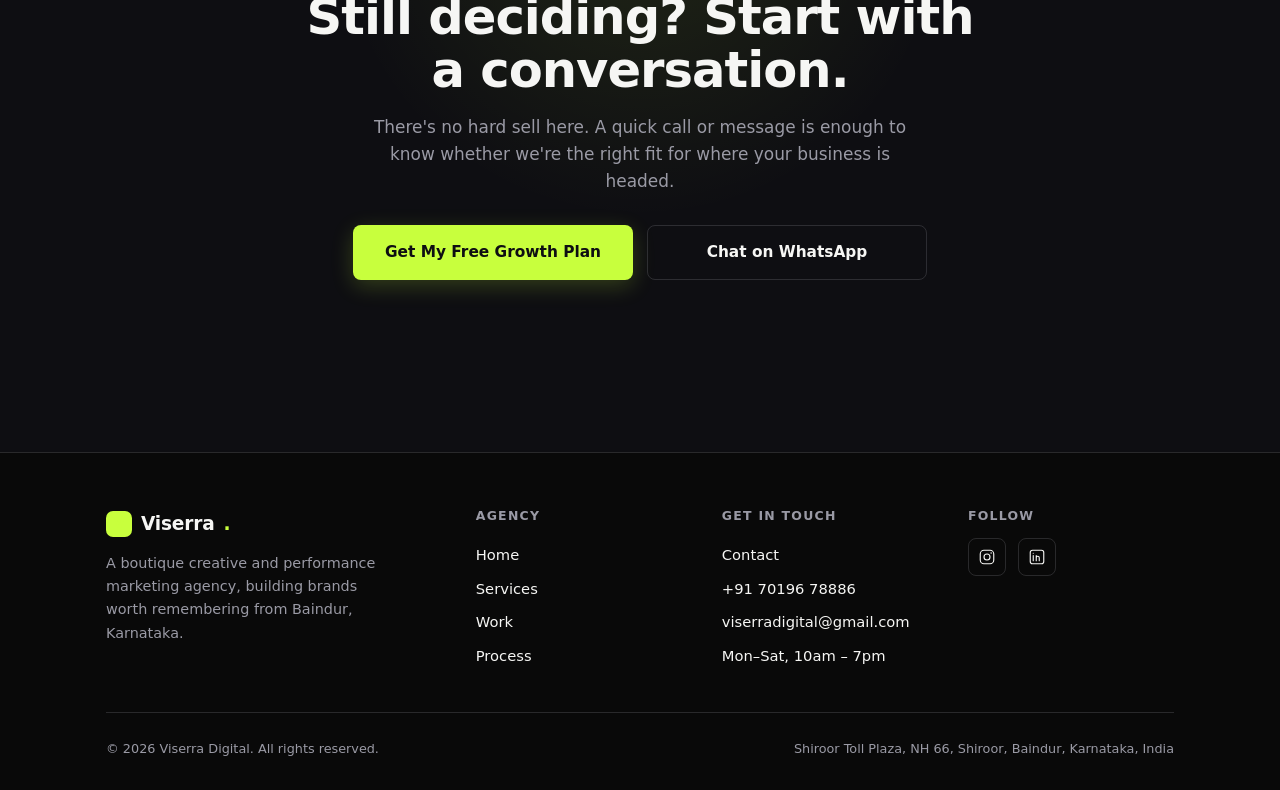
<file: contact.html>
<!DOCTYPE html>
<html lang="en">
<head>
<meta charset="UTF-8" />
<meta name="viewport" content="width=device-width, initial-scale=1" />
<title>Contact — Viserra Digital | Get a Free Growth Plan</title>
<meta name="description" content="Get in touch with Viserra Digital in Shiroor, Baindur, Karnataka. Request a free growth plan, call, or message us on WhatsApp — reply within two working days." />
<meta name="theme-color" content="#0E0E12" />
<link rel="preconnect" href="https://api.fontshare.com" />
<link href="https://api.fontshare.com/v2/css?f[]=clash-display@600&f[]=general-sans@400,500,600&display=swap" rel="stylesheet" />
<link rel="stylesheet" href="styles.css" />
</head>
<body>

<!-- ================= NAV ================= -->
<header class="nav">
  <div class="wrap nav-inner">
    <a href="index.html" class="logo" aria-label="Viserra Digital home">
      <span class="logo-mark">V</span>Viserra<span>.</span>
    </a>
    <nav class="nav-links" aria-label="Primary">
      <a href="index.html">Home</a>
      <a href="services.html">Services</a>
      <a href="portfolio.html">Work</a>
      <a href="index.html#process">Process</a>
      <a href="contact.html">Contact</a>
    </nav>
    <div class="nav-right">
      <a href="#" class="btn btn-primary nav-cta-desktop" data-open-modal>Get a Free Growth Plan</a>
      <button class="burger" aria-label="Open menu" aria-expanded="false">
        <span></span><span></span><span></span>
      </button>
    </div>
  </div>
</header>

<div class="mobile-menu" aria-label="Mobile navigation">
  <a href="index.html">Home</a>
  <a href="services.html">Services</a>
  <a href="portfolio.html">Work</a>
  <a href="index.html#process">Process</a>
  <a href="contact.html">Contact</a>
  <a href="#" class="btn btn-primary" data-open-modal>Get a Free Growth Plan</a>
</div>

<main>

<!-- ================= PAGE HERO ================= -->
<section class="page-hero">
  <div class="wrap">
    <p class="breadcrumb reveal"><a href="index.html">Home</a><span class="sep">/</span>Contact</p>
    <span class="eyebrow reveal">Get In Touch</span>
    <h1 class="h-xl reveal" data-d="1">Let's talk about your business.</h1>
    <p class="lead reveal" data-d="2">Send a few details and you'll get a free, no-pressure growth plan within two working days. Prefer to talk first? Call or message us — whatever's easier for you.</p>
  </div>
</section>

<!-- ================= CONTACT GRID ================= -->
<section class="section section-light" style="padding-top:24px;">
  <div class="wrap">
    <div class="contact-grid">

      <!-- Lead form -->
      <div class="contact-form-wrap reveal" data-form-wrap>
        <span class="eyebrow">Free Growth Plan</span>
        <h2 class="h-md" style="margin:10px 0 6px;">Tell us what you need.</h2>
        <p class="modal-desc">Every field except the message is quick to fill — we'll take it from there.</p>

        <form data-lead-form novalidate>
          <div class="field">
            <label for="c-name">Name <span class="req">*</span></label>
            <input type="text" id="c-name" name="name" placeholder="Your name" required />
          </div>
          <div class="field">
            <label for="c-mobile">Mobile number <span class="req">*</span></label>
            <input type="tel" id="c-mobile" name="mobile" inputmode="numeric" pattern="[0-9 +]{7,15}" placeholder="10-digit mobile number" required />
          </div>
          <div class="field">
            <label for="c-need">What do you need? <span class="req">*</span></label>
            <select id="c-need" name="need" required>
              <option value="" disabled selected>Choose one</option>
              <option>Brand identity</option>
              <option>Social media management</option>
              <option>Paid advertising</option>
              <option>Website / landing page</option>
              <option>Everything — full brand</option>
              <option>Not sure yet</option>
            </select>
          </div>
          <div class="field">
            <label for="c-msg">Anything else? <span style="color:var(--grey);font-weight:400;">(optional)</span></label>
            <textarea id="c-msg" name="message" placeholder="A line or two about your business or goal"></textarea>
          </div>
          <button type="submit" class="btn btn-primary btn-block">Send My Details</button>
          <p class="form-note">By sending, you agree to be contacted about your enquiry. We never share your details.</p>
        </form>

        <div class="form-success">
          <div class="success-ring">
            <svg class="ico" viewBox="0 0 24 24" fill="none" stroke="currentColor" stroke-width="2.4" stroke-linecap="round" stroke-linejoin="round"><path d="M20 6L9 17l-5-5"/></svg>
          </div>
          <h4>Thank you — we've got it.</h4>
          <p>We'll review your details and send your free growth plan within two working days. Need us sooner? Message us on WhatsApp.</p>
        </div>
      </div>

      <!-- Contact info -->
      <div class="contact-info reveal" data-d="1">
        <div class="ci-item">
          <div class="ci-icon">
            <svg class="ico" viewBox="0 0 24 24" fill="none" stroke="currentColor" stroke-width="1.5" stroke-linecap="round" stroke-linejoin="round"><path d="M22 16.9v3a2 2 0 0 1-2.2 2 19.8 19.8 0 0 1-8.6-3 19.5 19.5 0 0 1-6-6 19.8 19.8 0 0 1-3-8.7A2 2 0 0 1 4.1 2h3a2 2 0 0 1 2 1.7c.1 1 .4 1.9.7 2.8a2 2 0 0 1-.5 2.1L8.1 9.9a16 16 0 0 0 6 6l1.3-1.3a2 2 0 0 1 2.1-.5c.9.3 1.8.6 2.8.7a2 2 0 0 1 1.7 2z"/></svg>
          </div>
          <div>
            <b>Call</b>
            <a href="tel:+917019678886">+91 70196 78886</a>
          </div>
        </div>

        <div class="ci-item">
          <div class="ci-icon">
            <svg class="ico" viewBox="0 0 24 24" fill="currentColor"><path d="M12.04 2c-5.5 0-9.96 4.46-9.96 9.96 0 1.76.46 3.45 1.34 4.95L2 22l5.25-1.38a9.9 9.9 0 0 0 4.79 1.22c5.5 0 9.96-4.46 9.96-9.96S17.54 2 12.04 2zm5.8 14.06c-.24.68-1.4 1.3-1.94 1.34-.5.05-1.13.27-3.8-.8-3.2-1.26-5.24-4.5-5.4-4.72-.16-.21-1.3-1.73-1.3-3.3 0-1.57.82-2.34 1.12-2.66.3-.32.65-.4.87-.4.21 0 .43 0 .62.01.2.01.47-.08.73.56.27.65.92 2.22 1 2.38.08.16.13.35.02.56-.1.21-.16.35-.32.54-.16.19-.34.42-.48.56-.16.16-.33.34-.14.66.19.32.84 1.39 1.8 2.25 1.24 1.1 2.29 1.45 2.61 1.61.32.16.5.13.69-.08.19-.21.8-.93 1.01-1.25.21-.32.43-.27.72-.16.3.11 1.87.88 2.19 1.04.32.16.53.24.61.37.08.13.08.76-.16 1.44z"/></svg>
          </div>
          <div>
            <b>WhatsApp</b>
            <a href="https://wa.me/917019678886?text=Hi%20Viserra%2C%20I'd%20like%20a%20free%20growth%20plan%20for%20my%20business%20%E2%80%94" target="_blank" rel="noopener">Message us — we reply in hours</a>
          </div>
        </div>

        <div class="ci-item">
          <div class="ci-icon">
            <svg class="ico" viewBox="0 0 24 24" fill="none" stroke="currentColor" stroke-width="1.5" stroke-linecap="round" stroke-linejoin="round"><rect x="2.5" y="4.5" width="19" height="15" rx="2"/><path d="M3 6l9 7 9-7"/></svg>
          </div>
          <div>
            <b>Email</b>
            <a href="mailto:viserradigital@gmail.com">viserradigital@gmail.com</a>
          </div>
        </div>

        <div class="ci-item">
          <div class="ci-icon">
            <svg class="ico" viewBox="0 0 24 24" fill="none" stroke="currentColor" stroke-width="1.5" stroke-linecap="round" stroke-linejoin="round"><circle cx="12" cy="12" r="9"/><path d="M12 7v5l3 3"/></svg>
          </div>
          <div>
            <b>Hours</b>
            <p>Monday – Saturday, 10:00 am – 7:00 pm</p>
          </div>
        </div>

        <div class="ci-item">
          <div class="ci-icon">
            <svg class="ico" viewBox="0 0 24 24" fill="none" stroke="currentColor" stroke-width="1.5" stroke-linecap="round" stroke-linejoin="round"><path d="M12 21s-7-4.4-7-10a7 7 0 0 1 14 0c0 5.6-7 10-7 10z"/><circle cx="12" cy="11" r="2.5"/></svg>
          </div>
          <div>
            <b>Studio</b>
            <p>Shiroor Toll Plaza, National Highway 66,<br />Shiroor, Baindur, Karnataka, India</p>
          </div>
        </div>

        <div class="map-embed">
          <iframe
            title="Viserra Digital location — Shiroor, Baindur"
            src="https://www.google.com/maps?q=Shiroor,Baindur,Karnataka&output=embed"
            loading="lazy"
            referrerpolicy="no-referrer-when-downgrade"></iframe>
        </div>
      </div>

    </div>
  </div>
</section>

<!-- ================= CTA BAND ================= -->
<section class="section cta-band">
  <div class="wrap">
    <div class="cta-inner">
      <span class="eyebrow reveal" style="justify-content:center;">One More Thing</span>
      <h2 class="h-lg reveal" data-d="1">Still deciding? Start with a conversation.</h2>
      <p class="lead reveal" data-d="1">There's no hard sell here. A quick call or message is enough to know whether we're the right fit for where your business is headed.</p>
      <div class="cta-actions reveal" data-d="2">
        <a href="#" class="btn btn-primary" data-open-modal>Get My Free Growth Plan</a>
        <a href="https://wa.me/917019678886?text=Hi%20Viserra%2C%20I'd%20like%20a%20free%20growth%20plan%20for%20my%20business%20%E2%80%94" class="btn btn-ghost" target="_blank" rel="noopener">Chat on WhatsApp</a>
      </div>
    </div>
  </div>
</section>

</main>

<!-- ================= FOOTER ================= -->
<footer class="footer">
  <div class="wrap">
    <div class="footer-top">
      <div class="footer-brand">
        <a href="index.html" class="logo"><span class="logo-mark">V</span>Viserra<span>.</span></a>
        <p>A boutique creative and performance marketing agency, building brands worth remembering from Baindur, Karnataka.</p>
      </div>
      <div class="footer-col">
        <h4>Agency</h4>
        <a href="index.html">Home</a>
        <a href="services.html">Services</a>
        <a href="portfolio.html">Work</a>
        <a href="index.html#process">Process</a>
      </div>
      <div class="footer-col">
        <h4>Get in touch</h4>
        <a href="contact.html">Contact</a>
        <a href="tel:+917019678886">+91 70196 78886</a>
        <a href="mailto:viserradigital@gmail.com">viserradigital@gmail.com</a>
        <span>Mon–Sat, 10am – 7pm</span>
      </div>
      <div class="footer-col">
        <h4>Follow</h4>
        <div class="socials">
          <a href="https://www.instagram.com/viserra_digital/" target="_blank" rel="noopener" aria-label="Viserra Digital on Instagram">
            <svg class="ico" viewBox="0 0 24 24" fill="none" stroke="currentColor" stroke-width="1.5"><rect x="3" y="3" width="18" height="18" rx="5"/><circle cx="12" cy="12" r="4"/><circle cx="17.5" cy="6.5" r="1" fill="currentColor" stroke="none"/></svg>
          </a>
          <a href="https://www.linkedin.com/company/viserra-digital/" target="_blank" rel="noopener" aria-label="Viserra Digital on LinkedIn">
            <svg class="ico" viewBox="0 0 24 24" fill="none" stroke="currentColor" stroke-width="1.5" stroke-linecap="round" stroke-linejoin="round"><rect x="3" y="3" width="18" height="18" rx="3"/><path d="M7 10v7M7 7v.01M11 17v-4a2 2 0 0 1 4 0v4M11 10v7"/></svg>
          </a>
        </div>
      </div>
    </div>
    <div class="footer-bottom">
      <span>© 2026 Viserra Digital. All rights reserved.</span>
      <span>Shiroor Toll Plaza, NH 66, Shiroor, Baindur, Karnataka, India</span>
    </div>
  </div>
</footer>

<!-- ================= FLOATING WHATSAPP ================= -->
<a class="wa-float" href="https://wa.me/917019678886?text=Hi%20Viserra%2C%20I'd%20like%20a%20free%20growth%20plan%20for%20my%20business%20%E2%80%94" target="_blank" rel="noopener" aria-label="Chat with Viserra Digital on WhatsApp">
  <svg class="ico" viewBox="0 0 24 24" fill="currentColor"><path d="M12.04 2c-5.5 0-9.96 4.46-9.96 9.96 0 1.76.46 3.45 1.34 4.95L2 22l5.25-1.38a9.9 9.9 0 0 0 4.79 1.22c5.5 0 9.96-4.46 9.96-9.96S17.54 2 12.04 2zm5.8 14.06c-.24.68-1.4 1.3-1.94 1.34-.5.05-1.13.27-3.8-.8-3.2-1.26-5.24-4.5-5.4-4.72-.16-.21-1.3-1.73-1.3-3.3 0-1.57.82-2.34 1.12-2.66.3-.32.65-.4.87-.4.21 0 .43 0 .62.01.2.01.47-.08.73.56.27.65.92 2.22 1 2.38.08.16.13.35.02.56-.1.21-.16.35-.32.54-.16.19-.34.42-.48.56-.16.16-.33.34-.14.66.19.32.84 1.39 1.8 2.25 1.24 1.1 2.29 1.45 2.61 1.61.32.16.5.13.69-.08.19-.21.8-.93 1.01-1.25.21-.32.43-.27.72-.16.3.11 1.87.88 2.19 1.04.32.16.53.24.61.37.08.13.08.76-.16 1.44z"/></svg>
</a>

<!-- ================= MODAL ================= -->
<div class="modal-overlay" role="dialog" aria-modal="true" aria-labelledby="modalTitle">
  <div class="modal" data-form-wrap>
    <button class="modal-close" aria-label="Close">
      <svg class="ico" width="18" height="18" viewBox="0 0 24 24" fill="none" stroke="currentColor" stroke-width="2" stroke-linecap="round"><path d="M18 6L6 18M6 6l12 12"/></svg>
    </button>
    <span class="eyebrow">Free Growth Plan</span>
    <h3 id="modalTitle">Tell us about your business.</h3>
    <p class="modal-desc">A few quick details and we'll send back clear next steps within two working days. No obligation.</p>
    <form data-lead-form novalidate>
      <div class="field">
        <label for="m-name">Name <span class="req">*</span></label>
        <input type="text" id="m-name" name="name" placeholder="Your name" required />
      </div>
      <div class="field">
        <label for="m-mobile">Mobile number <span class="req">*</span></label>
        <input type="tel" id="m-mobile" name="mobile" inputmode="numeric" pattern="[0-9 +]{7,15}" placeholder="10-digit mobile number" required />
      </div>
      <div class="field">
        <label for="m-need">What do you need? <span class="req">*</span></label>
        <select id="m-need" name="need" required>
          <option value="" disabled selected>Choose one</option>
          <option>Brand identity</option>
          <option>Social media management</option>
          <option>Paid advertising</option>
          <option>Website / landing page</option>
          <option>Everything — full brand</option>
          <option>Not sure yet</option>
        </select>
      </div>
      <div class="field">
        <label for="m-msg">Anything else? <span style="color:var(--grey);font-weight:400;">(optional)</span></label>
        <textarea id="m-msg" name="message" placeholder="A line about your business or goal"></textarea>
      </div>
      <button type="submit" class="btn btn-primary btn-block">Send My Details</button>
      <p class="form-note">By sending, you agree to be contacted about your enquiry. We never share your details.</p>
    </form>
    <div class="form-success">
      <div class="success-ring">
        <svg class="ico" viewBox="0 0 24 24" fill="none" stroke="currentColor" stroke-width="2.4" stroke-linecap="round" stroke-linejoin="round"><path d="M20 6L9 17l-5-5"/></svg>
      </div>
      <h4>Thank you — we've got it.</h4>
      <p>We'll review your details and send your free growth plan within two working days. Need us sooner? Message us on WhatsApp.</p>
    </div>
  </div>
</div>

<script src="script.js"></script>
</body>
</html>
</file>
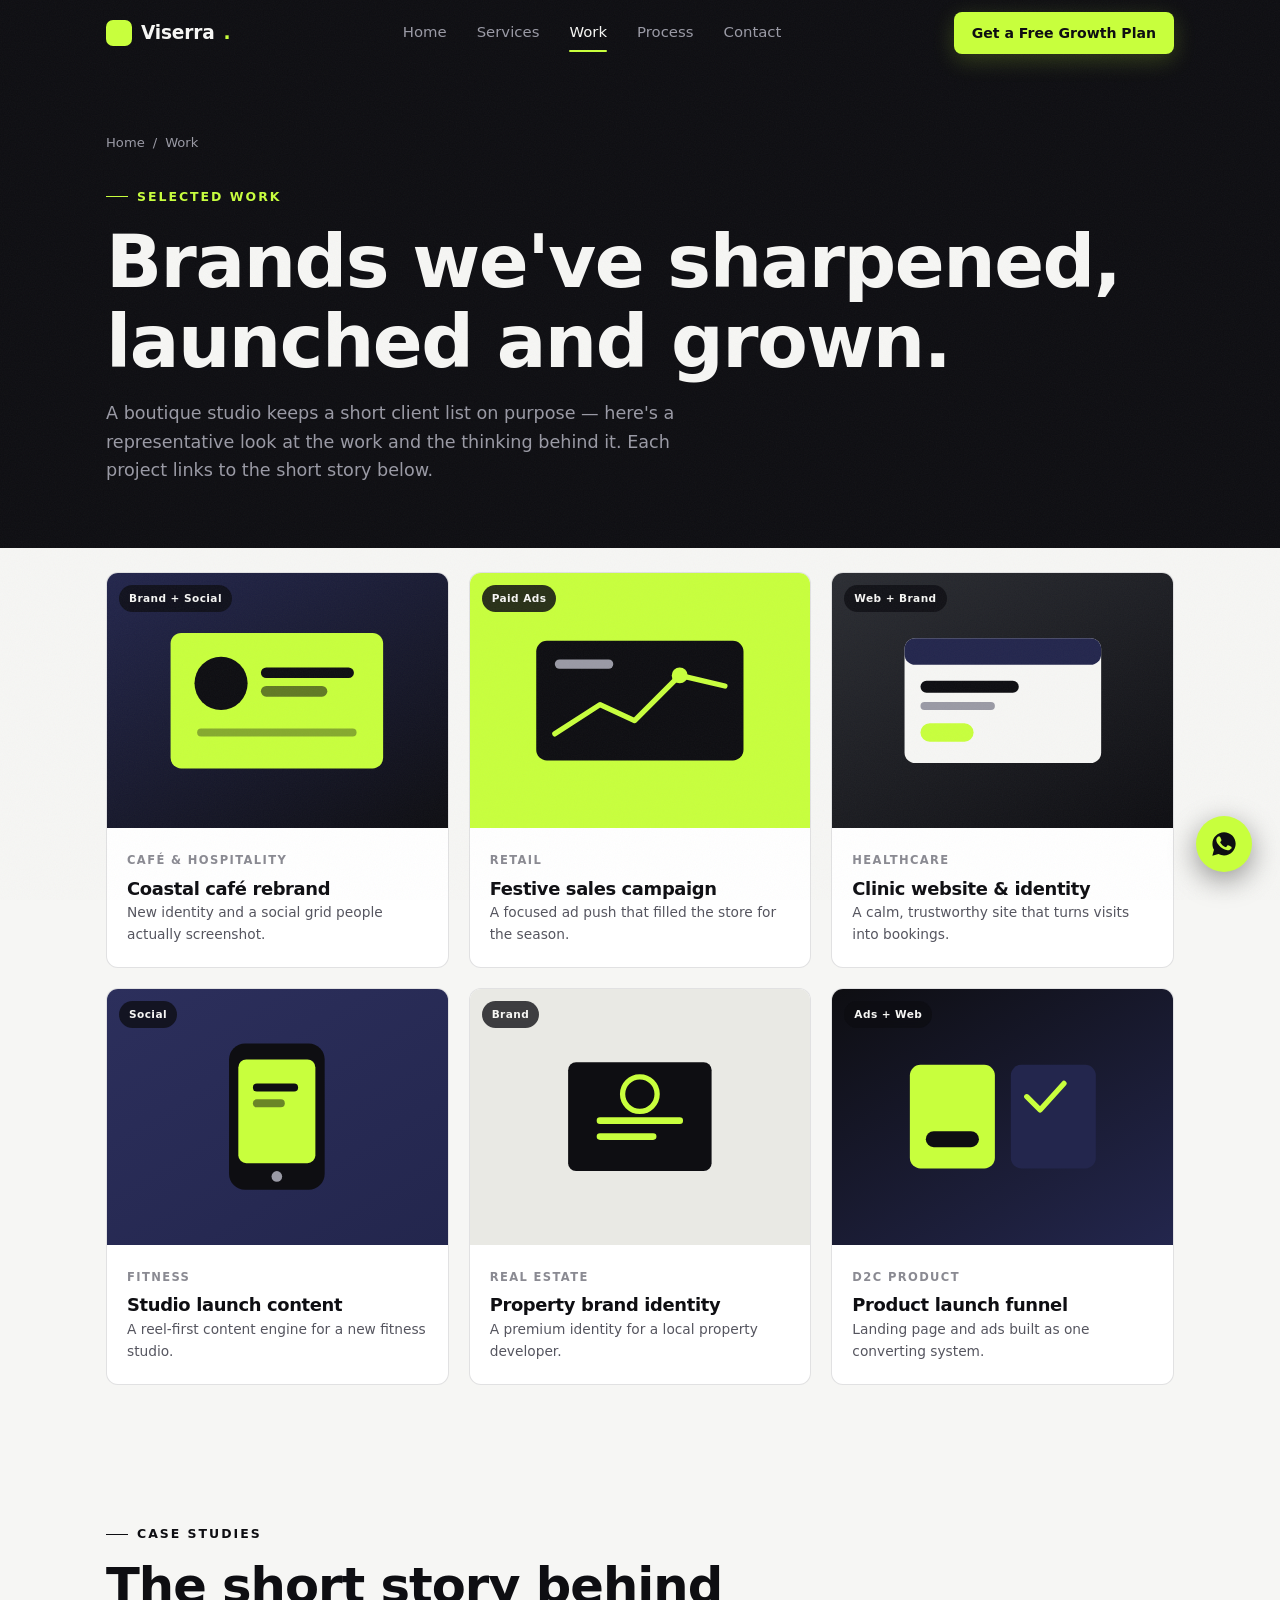
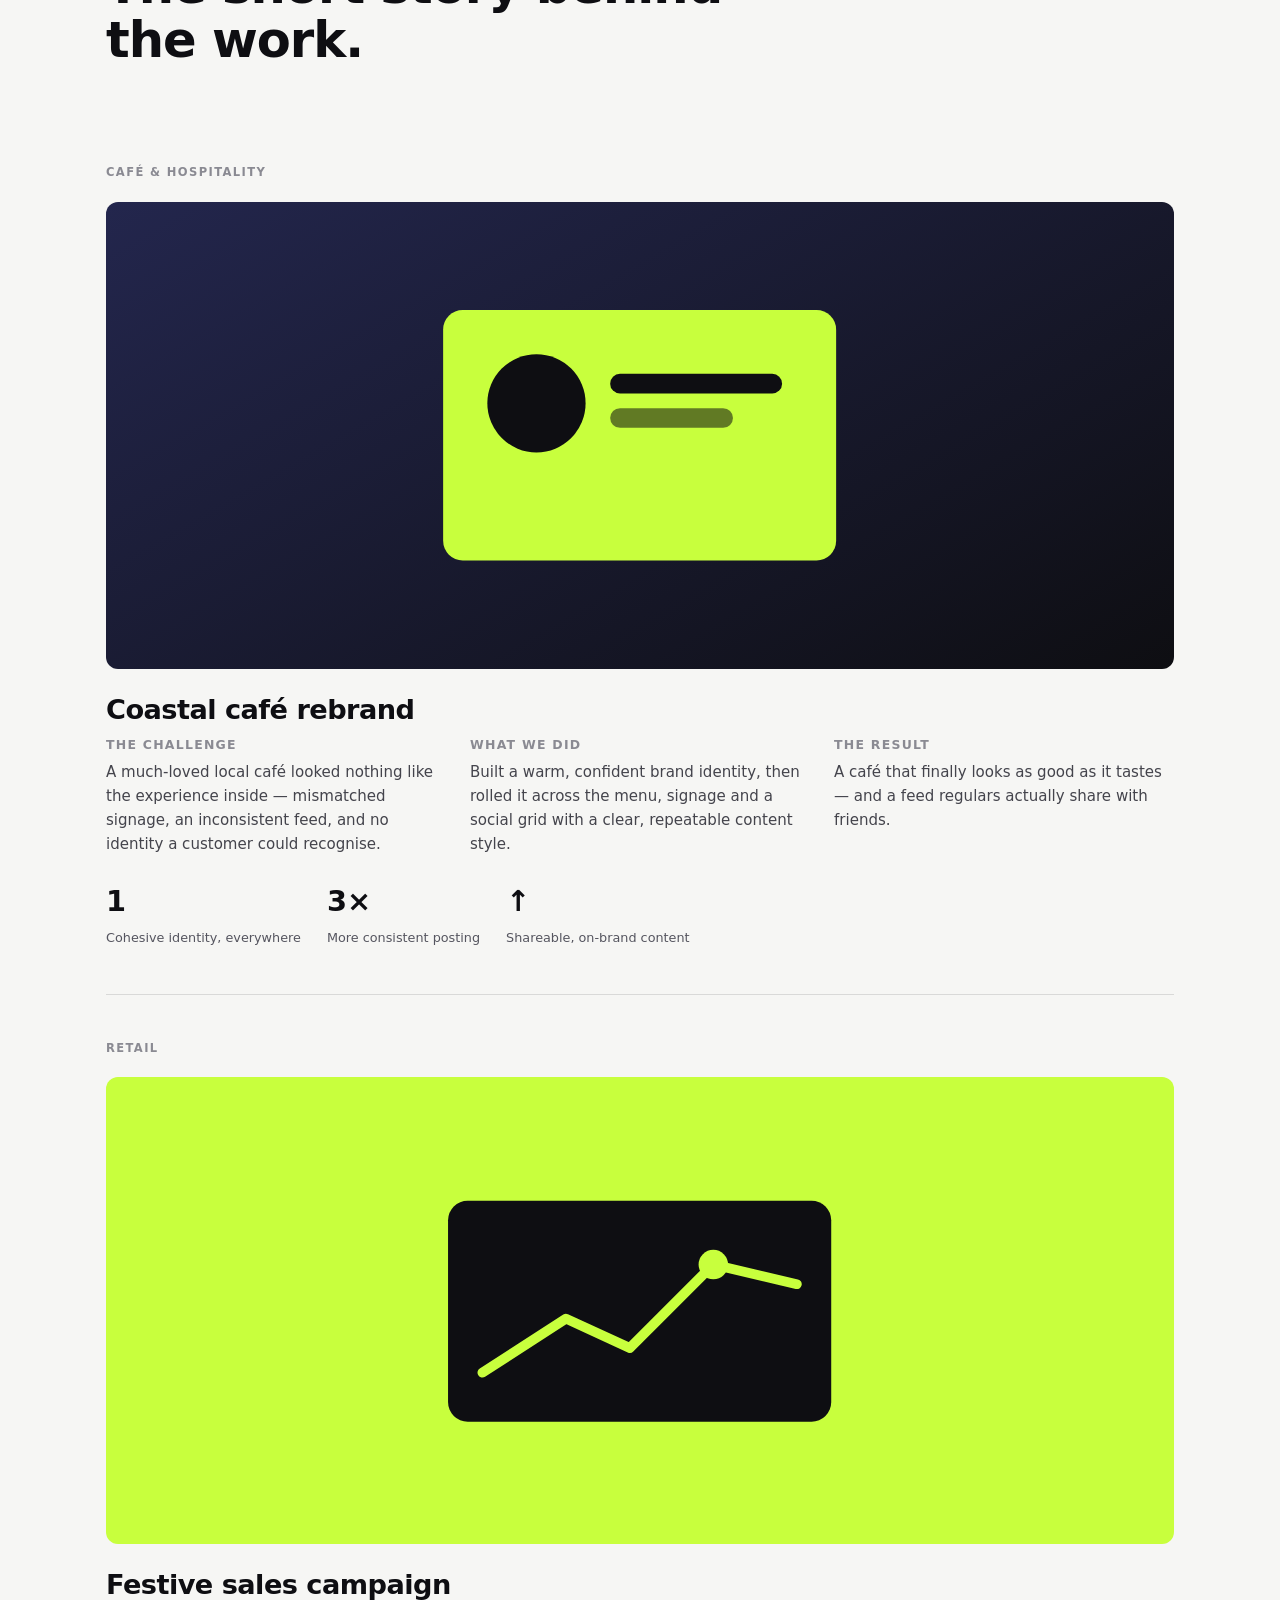
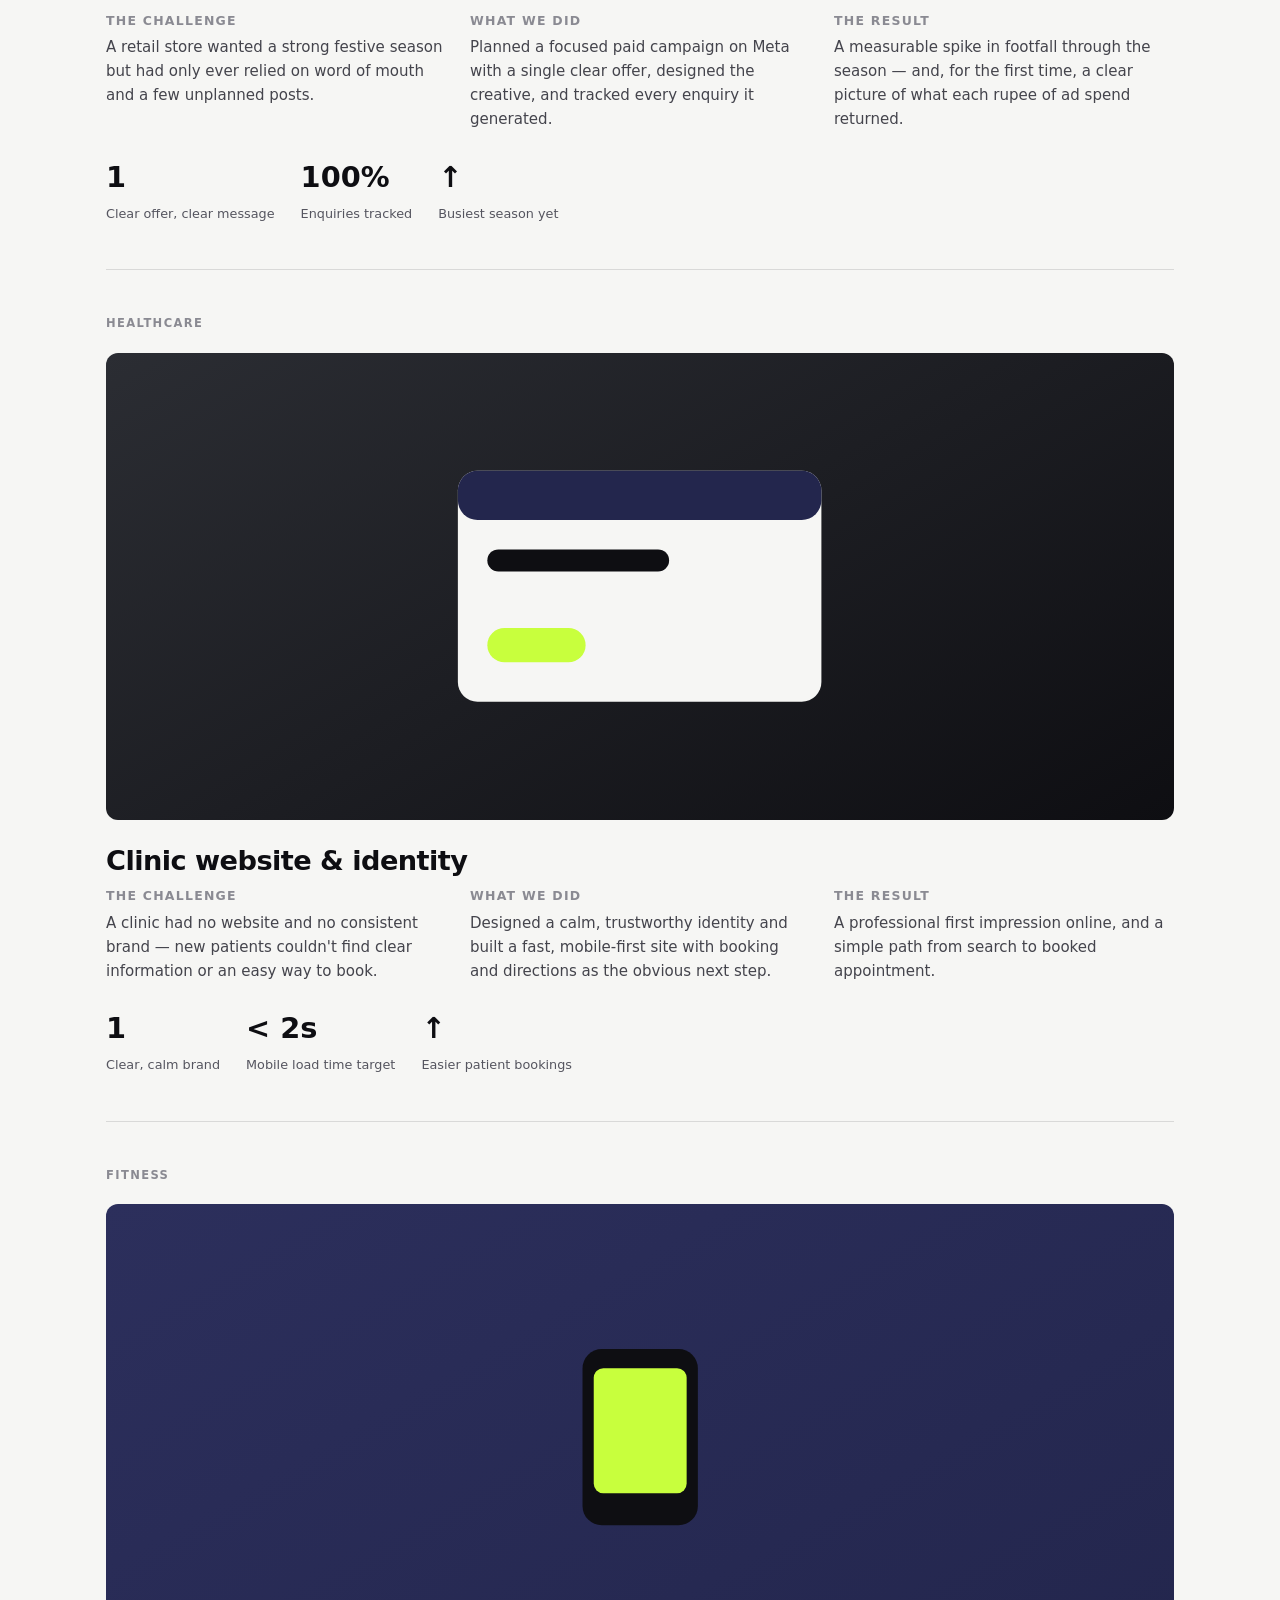
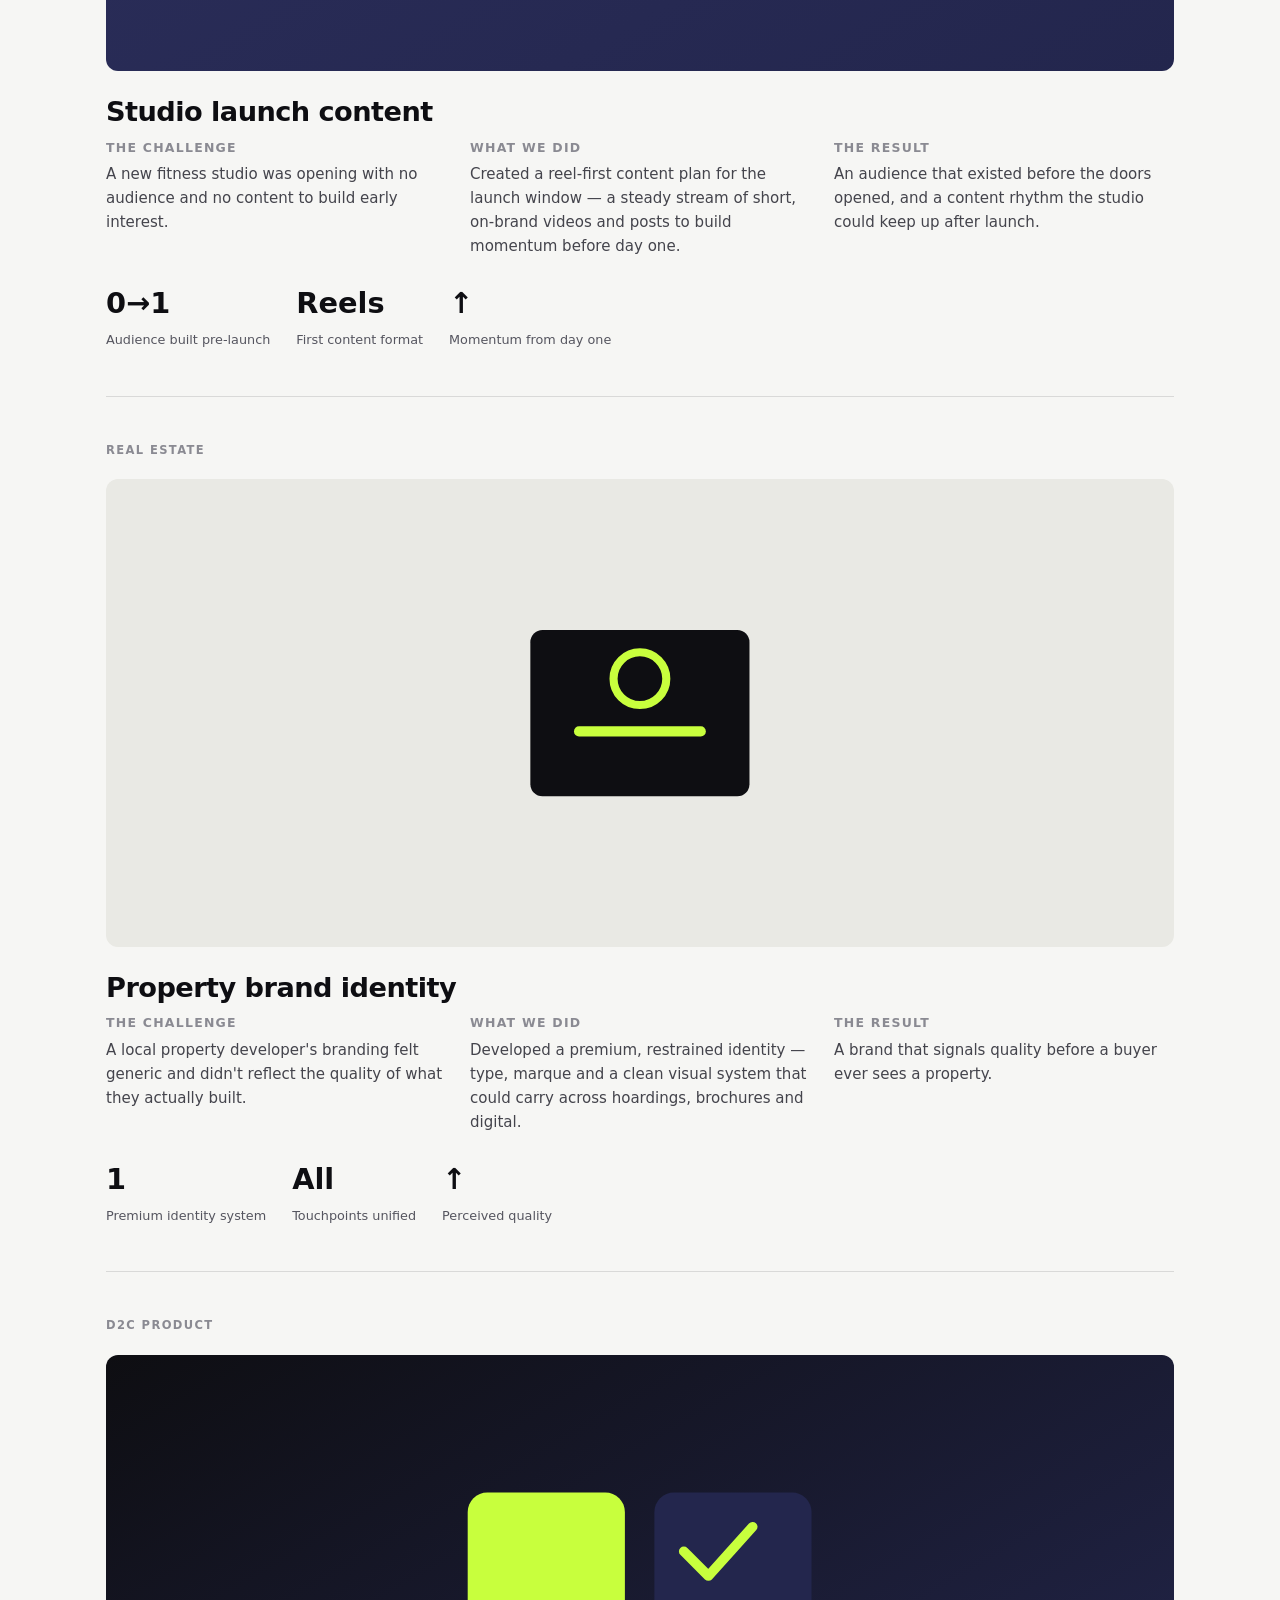
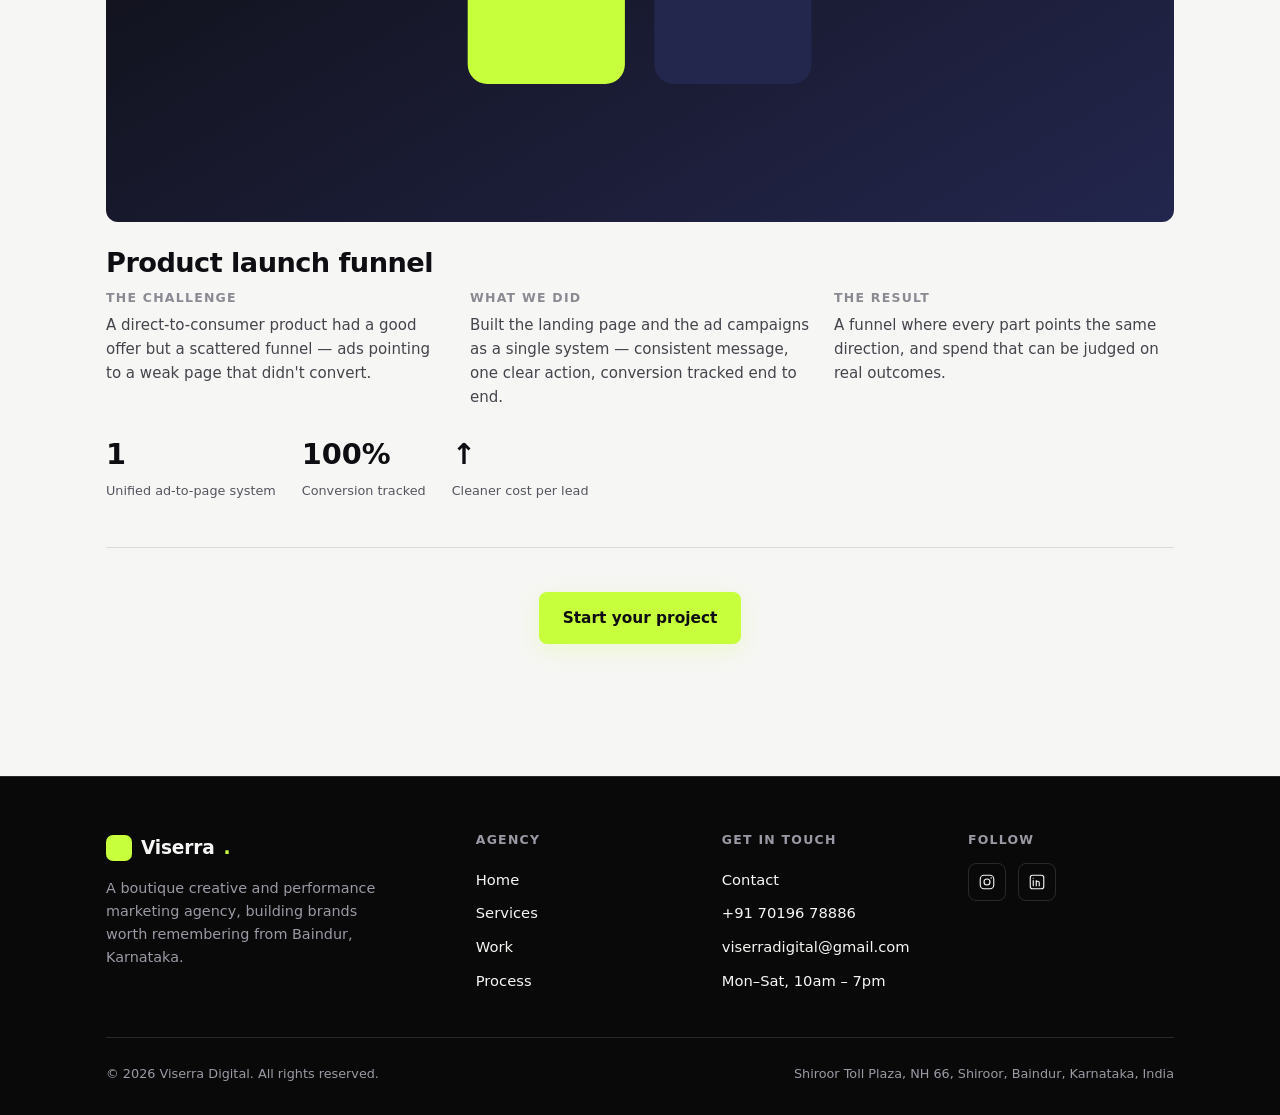
<file: portfolio.html>
<!DOCTYPE html>
<html lang="en">
<head>
<meta charset="UTF-8" />
<meta name="viewport" content="width=device-width, initial-scale=1" />
<title>Work — Viserra Digital | Brand, Social & Ad Campaigns</title>
<meta name="description" content="Selected work from Viserra Digital — brand identities, social campaigns, paid ads and websites for businesses across Karnataka." />
<meta name="theme-color" content="#0E0E12" />
<link rel="preconnect" href="https://api.fontshare.com" />
<link href="https://api.fontshare.com/v2/css?f[]=clash-display@600&f[]=general-sans@400,500,600&display=swap" rel="stylesheet" />
<link rel="stylesheet" href="styles.css" />
</head>
<body>

<!-- ================= NAV ================= -->
<header class="nav">
  <div class="wrap nav-inner">
    <a href="index.html" class="logo" aria-label="Viserra Digital home">
      <span class="logo-mark">V</span>Viserra<span>.</span>
    </a>
    <nav class="nav-links" aria-label="Primary">
      <a href="index.html">Home</a>
      <a href="services.html">Services</a>
      <a href="portfolio.html">Work</a>
      <a href="index.html#process">Process</a>
      <a href="contact.html">Contact</a>
    </nav>
    <div class="nav-right">
      <a href="#" class="btn btn-primary nav-cta-desktop" data-open-modal>Get a Free Growth Plan</a>
      <button class="burger" aria-label="Open menu" aria-expanded="false">
        <span></span><span></span><span></span>
      </button>
    </div>
  </div>
</header>

<div class="mobile-menu" aria-label="Mobile navigation">
  <a href="index.html">Home</a>
  <a href="services.html">Services</a>
  <a href="portfolio.html">Work</a>
  <a href="index.html#process">Process</a>
  <a href="contact.html">Contact</a>
  <a href="#" class="btn btn-primary" data-open-modal>Get a Free Growth Plan</a>
</div>

<main>

<!-- ================= PAGE HERO ================= -->
<section class="page-hero">
  <div class="wrap">
    <p class="breadcrumb reveal"><a href="index.html">Home</a><span class="sep">/</span>Work</p>
    <span class="eyebrow reveal">Selected Work</span>
    <h1 class="h-xl reveal" data-d="1">Brands we've sharpened, launched and grown.</h1>
    <p class="lead reveal" data-d="2">A boutique studio keeps a short client list on purpose — here's a representative look at the work and the thinking behind it. Each project links to the short story below.</p>
  </div>
</section>

<!-- NOTE: The projects below are representative of Viserra's service range.
     Swap in real client names, visuals and verified results as projects
     complete. Until a project is a delivered client engagement, label it
     honestly (e.g. "concept" or "sample") rather than implying a client. -->

<!-- ================= PROJECT GRID ================= -->
<section class="section section-light" style="padding-top:24px;">
  <div class="wrap">
    <div class="grid grid-3">

      <a href="#cafe" class="port-tile reveal">
        <div class="port-thumb pt-1">
          <span class="port-tag">Brand + Social</span>
          <svg class="mock" viewBox="0 0 200 150" fill="none" xmlns="http://www.w3.org/2000/svg">
            <rect x="20" y="24" width="160" height="102" rx="8" fill="#C8FF3D"/>
            <circle cx="58" cy="62" r="20" fill="#0E0E12"/>
            <rect x="88" y="50" width="70" height="8" rx="4" fill="#0E0E12"/>
            <rect x="88" y="64" width="50" height="8" rx="4" fill="#0E0E12" opacity="0.55"/>
            <rect x="40" y="96" width="120" height="6" rx="3" fill="#0E0E12" opacity="0.35"/>
          </svg>
        </div>
        <div class="port-body">
          <span class="port-cat">Café &amp; Hospitality</span>
          <h3>Coastal café rebrand</h3>
          <p>New identity and a social grid people actually screenshot.</p>
        </div>
      </a>

      <a href="#retail" class="port-tile reveal" data-d="1">
        <div class="port-thumb pt-2">
          <span class="port-tag">Paid Ads</span>
          <svg class="mock" viewBox="0 0 200 150" fill="none" xmlns="http://www.w3.org/2000/svg">
            <rect x="22" y="30" width="156" height="90" rx="8" fill="#0E0E12"/>
            <path d="M36 100 L70 78 L96 90 L130 56 L164 64" stroke="#C8FF3D" stroke-width="4" fill="none" stroke-linecap="round" stroke-linejoin="round"/>
            <circle cx="130" cy="56" r="6" fill="#C8FF3D"/>
            <rect x="36" y="44" width="44" height="7" rx="3.5" fill="#9A9AA5"/>
          </svg>
        </div>
        <div class="port-body">
          <span class="port-cat">Retail</span>
          <h3>Festive sales campaign</h3>
          <p>A focused ad push that filled the store for the season.</p>
        </div>
      </a>

      <a href="#clinic" class="port-tile reveal" data-d="2">
        <div class="port-thumb pt-3">
          <span class="port-tag">Web + Brand</span>
          <svg class="mock" viewBox="0 0 200 150" fill="none" xmlns="http://www.w3.org/2000/svg">
            <rect x="26" y="28" width="148" height="94" rx="8" fill="#F6F6F4"/>
            <rect x="26" y="28" width="148" height="20" rx="8" fill="#23264D"/>
            <rect x="38" y="60" width="74" height="9" rx="4.5" fill="#0E0E12"/>
            <rect x="38" y="76" width="56" height="6" rx="3" fill="#9A9AA5"/>
            <rect x="38" y="92" width="40" height="14" rx="7" fill="#C8FF3D"/>
          </svg>
        </div>
        <div class="port-body">
          <span class="port-cat">Healthcare</span>
          <h3>Clinic website &amp; identity</h3>
          <p>A calm, trustworthy site that turns visits into bookings.</p>
        </div>
      </a>

      <a href="#fitness" class="port-tile reveal">
        <div class="port-thumb pt-4">
          <span class="port-tag">Social</span>
          <svg class="mock" viewBox="0 0 200 150" fill="none" xmlns="http://www.w3.org/2000/svg">
            <rect x="64" y="20" width="72" height="110" rx="12" fill="#0E0E12"/>
            <rect x="71" y="32" width="58" height="78" rx="6" fill="#C8FF3D"/>
            <circle cx="100" cy="120" r="4" fill="#9A9AA5"/>
            <rect x="82" y="50" width="34" height="6" rx="3" fill="#0E0E12"/>
            <rect x="82" y="62" width="24" height="6" rx="3" fill="#0E0E12" opacity="0.5"/>
          </svg>
        </div>
        <div class="port-body">
          <span class="port-cat">Fitness</span>
          <h3>Studio launch content</h3>
          <p>A reel-first content engine for a new fitness studio.</p>
        </div>
      </a>

      <a href="#realestate" class="port-tile reveal" data-d="1">
        <div class="port-thumb pt-5">
          <span class="port-tag">Brand</span>
          <svg class="mock" viewBox="0 0 200 150" fill="none" xmlns="http://www.w3.org/2000/svg">
            <rect x="46" y="34" width="108" height="82" rx="6" fill="#0E0E12"/>
            <path d="M70 78 h60 M70 90 h40" stroke="#C8FF3D" stroke-width="5" stroke-linecap="round"/>
            <circle cx="100" cy="58" r="13" fill="none" stroke="#C8FF3D" stroke-width="4"/>
          </svg>
        </div>
        <div class="port-body">
          <span class="port-cat">Real Estate</span>
          <h3>Property brand identity</h3>
          <p>A premium identity for a local property developer.</p>
        </div>
      </a>

      <a href="#dtc" class="port-tile reveal" data-d="2">
        <div class="port-thumb pt-6">
          <span class="port-tag">Ads + Web</span>
          <svg class="mock" viewBox="0 0 200 150" fill="none" xmlns="http://www.w3.org/2000/svg">
            <rect x="30" y="36" width="64" height="78" rx="8" fill="#C8FF3D"/>
            <rect x="106" y="36" width="64" height="78" rx="8" fill="#23264D"/>
            <rect x="42" y="86" width="40" height="12" rx="6" fill="#0E0E12"/>
            <path d="M118 60 l10 10 18 -20" stroke="#C8FF3D" stroke-width="4" fill="none" stroke-linecap="round" stroke-linejoin="round"/>
          </svg>
        </div>
        <div class="port-body">
          <span class="port-cat">D2C Product</span>
          <h3>Product launch funnel</h3>
          <p>Landing page and ads built as one converting system.</p>
        </div>
      </a>

    </div>
  </div>
</section>

<!-- ================= CASE STUDIES ================= -->
<section class="section section-light" style="padding-top:0;">
  <div class="wrap">
    <div class="section-head reveal">
      <span class="eyebrow">Case Studies</span>
      <h2 class="h-lg">The short story behind the work.</h2>
    </div>

    <!-- Café -->
    <article class="case reveal" id="cafe">
      <div class="case-head">
        <span class="port-cat">Café &amp; Hospitality</span>
      </div>
      <div class="case-visual pt-1">
        <svg class="mock" style="width:46%;" viewBox="0 0 200 150" fill="none" xmlns="http://www.w3.org/2000/svg">
          <rect x="20" y="24" width="160" height="102" rx="8" fill="#C8FF3D"/>
          <circle cx="58" cy="62" r="20" fill="#0E0E12"/>
          <rect x="88" y="50" width="70" height="8" rx="4" fill="#0E0E12"/>
          <rect x="88" y="64" width="50" height="8" rx="4" fill="#0E0E12" opacity="0.55"/>
        </svg>
      </div>
      <h2>Coastal café rebrand</h2>
      <div class="case-cols">
        <div class="case-col">
          <h4>The challenge</h4>
          <p>A much-loved local café looked nothing like the experience inside — mismatched signage, an inconsistent feed, and no identity a customer could recognise.</p>
        </div>
        <div class="case-col">
          <h4>What we did</h4>
          <p>Built a warm, confident brand identity, then rolled it across the menu, signage and a social grid with a clear, repeatable content style.</p>
        </div>
        <div class="case-col">
          <h4>The result</h4>
          <p>A café that finally looks as good as it tastes — and a feed regulars actually share with friends.</p>
        </div>
      </div>
      <div class="case-results">
        <div class="cr"><b>1</b><span>Cohesive identity, everywhere</span></div>
        <div class="cr"><b>3×</b><span>More consistent posting</span></div>
        <div class="cr"><b>↑</b><span>Shareable, on-brand content</span></div>
      </div>
    </article>

    <!-- Retail -->
    <article class="case reveal" id="retail">
      <div class="case-head"><span class="port-cat">Retail</span></div>
      <div class="case-visual pt-2">
        <svg class="mock" style="width:46%;" viewBox="0 0 200 150" fill="none" xmlns="http://www.w3.org/2000/svg">
          <rect x="22" y="30" width="156" height="90" rx="8" fill="#0E0E12"/>
          <path d="M36 100 L70 78 L96 90 L130 56 L164 64" stroke="#C8FF3D" stroke-width="4" fill="none" stroke-linecap="round" stroke-linejoin="round"/>
          <circle cx="130" cy="56" r="6" fill="#C8FF3D"/>
        </svg>
      </div>
      <h2>Festive sales campaign</h2>
      <div class="case-cols">
        <div class="case-col">
          <h4>The challenge</h4>
          <p>A retail store wanted a strong festive season but had only ever relied on word of mouth and a few unplanned posts.</p>
        </div>
        <div class="case-col">
          <h4>What we did</h4>
          <p>Planned a focused paid campaign on Meta with a single clear offer, designed the creative, and tracked every enquiry it generated.</p>
        </div>
        <div class="case-col">
          <h4>The result</h4>
          <p>A measurable spike in footfall through the season — and, for the first time, a clear picture of what each rupee of ad spend returned.</p>
        </div>
      </div>
      <div class="case-results">
        <div class="cr"><b>1</b><span>Clear offer, clear message</span></div>
        <div class="cr"><b>100%</b><span>Enquiries tracked</span></div>
        <div class="cr"><b>↑</b><span>Busiest season yet</span></div>
      </div>
    </article>

    <!-- Clinic -->
    <article class="case reveal" id="clinic">
      <div class="case-head"><span class="port-cat">Healthcare</span></div>
      <div class="case-visual pt-3">
        <svg class="mock" style="width:46%;" viewBox="0 0 200 150" fill="none" xmlns="http://www.w3.org/2000/svg">
          <rect x="26" y="28" width="148" height="94" rx="8" fill="#F6F6F4"/>
          <rect x="26" y="28" width="148" height="20" rx="8" fill="#23264D"/>
          <rect x="38" y="60" width="74" height="9" rx="4.5" fill="#0E0E12"/>
          <rect x="38" y="92" width="40" height="14" rx="7" fill="#C8FF3D"/>
        </svg>
      </div>
      <h2>Clinic website &amp; identity</h2>
      <div class="case-cols">
        <div class="case-col">
          <h4>The challenge</h4>
          <p>A clinic had no website and no consistent brand — new patients couldn't find clear information or an easy way to book.</p>
        </div>
        <div class="case-col">
          <h4>What we did</h4>
          <p>Designed a calm, trustworthy identity and built a fast, mobile-first site with booking and directions as the obvious next step.</p>
        </div>
        <div class="case-col">
          <h4>The result</h4>
          <p>A professional first impression online, and a simple path from search to booked appointment.</p>
        </div>
      </div>
      <div class="case-results">
        <div class="cr"><b>1</b><span>Clear, calm brand</span></div>
        <div class="cr"><b>&lt; 2s</b><span>Mobile load time target</span></div>
        <div class="cr"><b>↑</b><span>Easier patient bookings</span></div>
      </div>
    </article>

    <!-- Fitness -->
    <article class="case reveal" id="fitness">
      <div class="case-head"><span class="port-cat">Fitness</span></div>
      <div class="case-visual pt-4">
        <svg class="mock" style="width:30%;" viewBox="0 0 200 150" fill="none" xmlns="http://www.w3.org/2000/svg">
          <rect x="64" y="20" width="72" height="110" rx="12" fill="#0E0E12"/>
          <rect x="71" y="32" width="58" height="78" rx="6" fill="#C8FF3D"/>
        </svg>
      </div>
      <h2>Studio launch content</h2>
      <div class="case-cols">
        <div class="case-col">
          <h4>The challenge</h4>
          <p>A new fitness studio was opening with no audience and no content to build early interest.</p>
        </div>
        <div class="case-col">
          <h4>What we did</h4>
          <p>Created a reel-first content plan for the launch window — a steady stream of short, on-brand videos and posts to build momentum before day one.</p>
        </div>
        <div class="case-col">
          <h4>The result</h4>
          <p>An audience that existed before the doors opened, and a content rhythm the studio could keep up after launch.</p>
        </div>
      </div>
      <div class="case-results">
        <div class="cr"><b>0→1</b><span>Audience built pre-launch</span></div>
        <div class="cr"><b>Reels</b><span>First content format</span></div>
        <div class="cr"><b>↑</b><span>Momentum from day one</span></div>
      </div>
    </article>

    <!-- Real Estate -->
    <article class="case reveal" id="realestate">
      <div class="case-head"><span class="port-cat">Real Estate</span></div>
      <div class="case-visual pt-5">
        <svg class="mock" style="width:38%;" viewBox="0 0 200 150" fill="none" xmlns="http://www.w3.org/2000/svg">
          <rect x="46" y="34" width="108" height="82" rx="6" fill="#0E0E12"/>
          <circle cx="100" cy="58" r="13" fill="none" stroke="#C8FF3D" stroke-width="4"/>
          <path d="M70 84 h60" stroke="#C8FF3D" stroke-width="5" stroke-linecap="round"/>
        </svg>
      </div>
      <h2>Property brand identity</h2>
      <div class="case-cols">
        <div class="case-col">
          <h4>The challenge</h4>
          <p>A local property developer's branding felt generic and didn't reflect the quality of what they actually built.</p>
        </div>
        <div class="case-col">
          <h4>What we did</h4>
          <p>Developed a premium, restrained identity — type, marque and a clean visual system that could carry across hoardings, brochures and digital.</p>
        </div>
        <div class="case-col">
          <h4>The result</h4>
          <p>A brand that signals quality before a buyer ever sees a property.</p>
        </div>
      </div>
      <div class="case-results">
        <div class="cr"><b>1</b><span>Premium identity system</span></div>
        <div class="cr"><b>All</b><span>Touchpoints unified</span></div>
        <div class="cr"><b>↑</b><span>Perceived quality</span></div>
      </div>
    </article>

    <!-- D2C -->
    <article class="case reveal" id="dtc">
      <div class="case-head"><span class="port-cat">D2C Product</span></div>
      <div class="case-visual pt-6">
        <svg class="mock" style="width:46%;" viewBox="0 0 200 150" fill="none" xmlns="http://www.w3.org/2000/svg">
          <rect x="30" y="36" width="64" height="78" rx="8" fill="#C8FF3D"/>
          <rect x="106" y="36" width="64" height="78" rx="8" fill="#23264D"/>
          <path d="M118 60 l10 10 18 -20" stroke="#C8FF3D" stroke-width="4" fill="none" stroke-linecap="round" stroke-linejoin="round"/>
        </svg>
      </div>
      <h2>Product launch funnel</h2>
      <div class="case-cols">
        <div class="case-col">
          <h4>The challenge</h4>
          <p>A direct-to-consumer product had a good offer but a scattered funnel — ads pointing to a weak page that didn't convert.</p>
        </div>
        <div class="case-col">
          <h4>What we did</h4>
          <p>Built the landing page and the ad campaigns as a single system — consistent message, one clear action, conversion tracked end to end.</p>
        </div>
        <div class="case-col">
          <h4>The result</h4>
          <p>A funnel where every part points the same direction, and spend that can be judged on real outcomes.</p>
        </div>
      </div>
      <div class="case-results">
        <div class="cr"><b>1</b><span>Unified ad-to-page system</span></div>
        <div class="cr"><b>100%</b><span>Conversion tracked</span></div>
        <div class="cr"><b>↑</b><span>Cleaner cost per lead</span></div>
      </div>
    </article>

    <div class="center-btn reveal">
      <a href="#" class="btn btn-primary" data-open-modal>Start your project</a>
    </div>
  </div>
</section>

</main>

<!-- ================= FOOTER ================= -->
<footer class="footer">
  <div class="wrap">
    <div class="footer-top">
      <div class="footer-brand">
        <a href="index.html" class="logo"><span class="logo-mark">V</span>Viserra<span>.</span></a>
        <p>A boutique creative and performance marketing agency, building brands worth remembering from Baindur, Karnataka.</p>
      </div>
      <div class="footer-col">
        <h4>Agency</h4>
        <a href="index.html">Home</a>
        <a href="services.html">Services</a>
        <a href="portfolio.html">Work</a>
        <a href="index.html#process">Process</a>
      </div>
      <div class="footer-col">
        <h4>Get in touch</h4>
        <a href="contact.html">Contact</a>
        <a href="tel:+917019678886">+91 70196 78886</a>
        <a href="mailto:viserradigital@gmail.com">viserradigital@gmail.com</a>
        <span>Mon–Sat, 10am – 7pm</span>
      </div>
      <div class="footer-col">
        <h4>Follow</h4>
        <div class="socials">
          <a href="https://www.instagram.com/viserra_digital/" target="_blank" rel="noopener" aria-label="Viserra Digital on Instagram">
            <svg class="ico" viewBox="0 0 24 24" fill="none" stroke="currentColor" stroke-width="1.5"><rect x="3" y="3" width="18" height="18" rx="5"/><circle cx="12" cy="12" r="4"/><circle cx="17.5" cy="6.5" r="1" fill="currentColor" stroke="none"/></svg>
          </a>
          <a href="https://www.linkedin.com/company/viserra-digital/" target="_blank" rel="noopener" aria-label="Viserra Digital on LinkedIn">
            <svg class="ico" viewBox="0 0 24 24" fill="none" stroke="currentColor" stroke-width="1.5" stroke-linecap="round" stroke-linejoin="round"><rect x="3" y="3" width="18" height="18" rx="3"/><path d="M7 10v7M7 7v.01M11 17v-4a2 2 0 0 1 4 0v4M11 10v7"/></svg>
          </a>
        </div>
      </div>
    </div>
    <div class="footer-bottom">
      <span>© 2026 Viserra Digital. All rights reserved.</span>
      <span>Shiroor Toll Plaza, NH 66, Shiroor, Baindur, Karnataka, India</span>
    </div>
  </div>
</footer>

<!-- ================= FLOATING WHATSAPP ================= -->
<a class="wa-float" href="https://wa.me/917019678886?text=Hi%20Viserra%2C%20I'd%20like%20a%20free%20growth%20plan%20for%20my%20business%20%E2%80%94" target="_blank" rel="noopener" aria-label="Chat with Viserra Digital on WhatsApp">
  <svg class="ico" viewBox="0 0 24 24" fill="currentColor"><path d="M12.04 2c-5.5 0-9.96 4.46-9.96 9.96 0 1.76.46 3.45 1.34 4.95L2 22l5.25-1.38a9.9 9.9 0 0 0 4.79 1.22c5.5 0 9.96-4.46 9.96-9.96S17.54 2 12.04 2zm5.8 14.06c-.24.68-1.4 1.3-1.94 1.34-.5.05-1.13.27-3.8-.8-3.2-1.26-5.24-4.5-5.4-4.72-.16-.21-1.3-1.73-1.3-3.3 0-1.57.82-2.34 1.12-2.66.3-.32.65-.4.87-.4.21 0 .43 0 .62.01.2.01.47-.08.73.56.27.65.92 2.22 1 2.38.08.16.13.35.02.56-.1.21-.16.35-.32.54-.16.19-.34.42-.48.56-.16.16-.33.34-.14.66.19.32.84 1.39 1.8 2.25 1.24 1.1 2.29 1.45 2.61 1.61.32.16.5.13.69-.08.19-.21.8-.93 1.01-1.25.21-.32.43-.27.72-.16.3.11 1.87.88 2.19 1.04.32.16.53.24.61.37.08.13.08.76-.16 1.44z"/></svg>
</a>

<!-- ================= MODAL ================= -->
<div class="modal-overlay" role="dialog" aria-modal="true" aria-labelledby="modalTitle">
  <div class="modal" data-form-wrap>
    <button class="modal-close" aria-label="Close">
      <svg class="ico" width="18" height="18" viewBox="0 0 24 24" fill="none" stroke="currentColor" stroke-width="2" stroke-linecap="round"><path d="M18 6L6 18M6 6l12 12"/></svg>
    </button>
    <span class="eyebrow">Free Growth Plan</span>
    <h3 id="modalTitle">Tell us about your business.</h3>
    <p class="modal-desc">A few quick details and we'll send back clear next steps within two working days. No obligation.</p>
    <form data-lead-form novalidate>
      <div class="field">
        <label for="m-name">Name <span class="req">*</span></label>
        <input type="text" id="m-name" name="name" placeholder="Your name" required />
      </div>
      <div class="field">
        <label for="m-mobile">Mobile number <span class="req">*</span></label>
        <input type="tel" id="m-mobile" name="mobile" inputmode="numeric" pattern="[0-9 +]{7,15}" placeholder="10-digit mobile number" required />
      </div>
      <div class="field">
        <label for="m-need">What do you need? <span class="req">*</span></label>
        <select id="m-need" name="need" required>
          <option value="" disabled selected>Choose one</option>
          <option>Brand identity</option>
          <option>Social media management</option>
          <option>Paid advertising</option>
          <option>Website / landing page</option>
          <option>Everything — full brand</option>
          <option>Not sure yet</option>
        </select>
      </div>
      <div class="field">
        <label for="m-msg">Anything else? <span style="color:var(--grey);font-weight:400;">(optional)</span></label>
        <textarea id="m-msg" name="message" placeholder="A line about your business or goal"></textarea>
      </div>
      <button type="submit" class="btn btn-primary btn-block">Send My Details</button>
      <p class="form-note">By sending, you agree to be contacted about your enquiry. We never share your details.</p>
    </form>
    <div class="form-success">
      <div class="success-ring">
        <svg class="ico" viewBox="0 0 24 24" fill="none" stroke="currentColor" stroke-width="2.4" stroke-linecap="round" stroke-linejoin="round"><path d="M20 6L9 17l-5-5"/></svg>
      </div>
      <h4>Thank you — we've got it.</h4>
      <p>We'll review your details and send your free growth plan within two working days. Need us sooner? Message us on WhatsApp.</p>
    </div>
  </div>
</div>

<script src="script.js"></script>
</body>
</html>
</file>
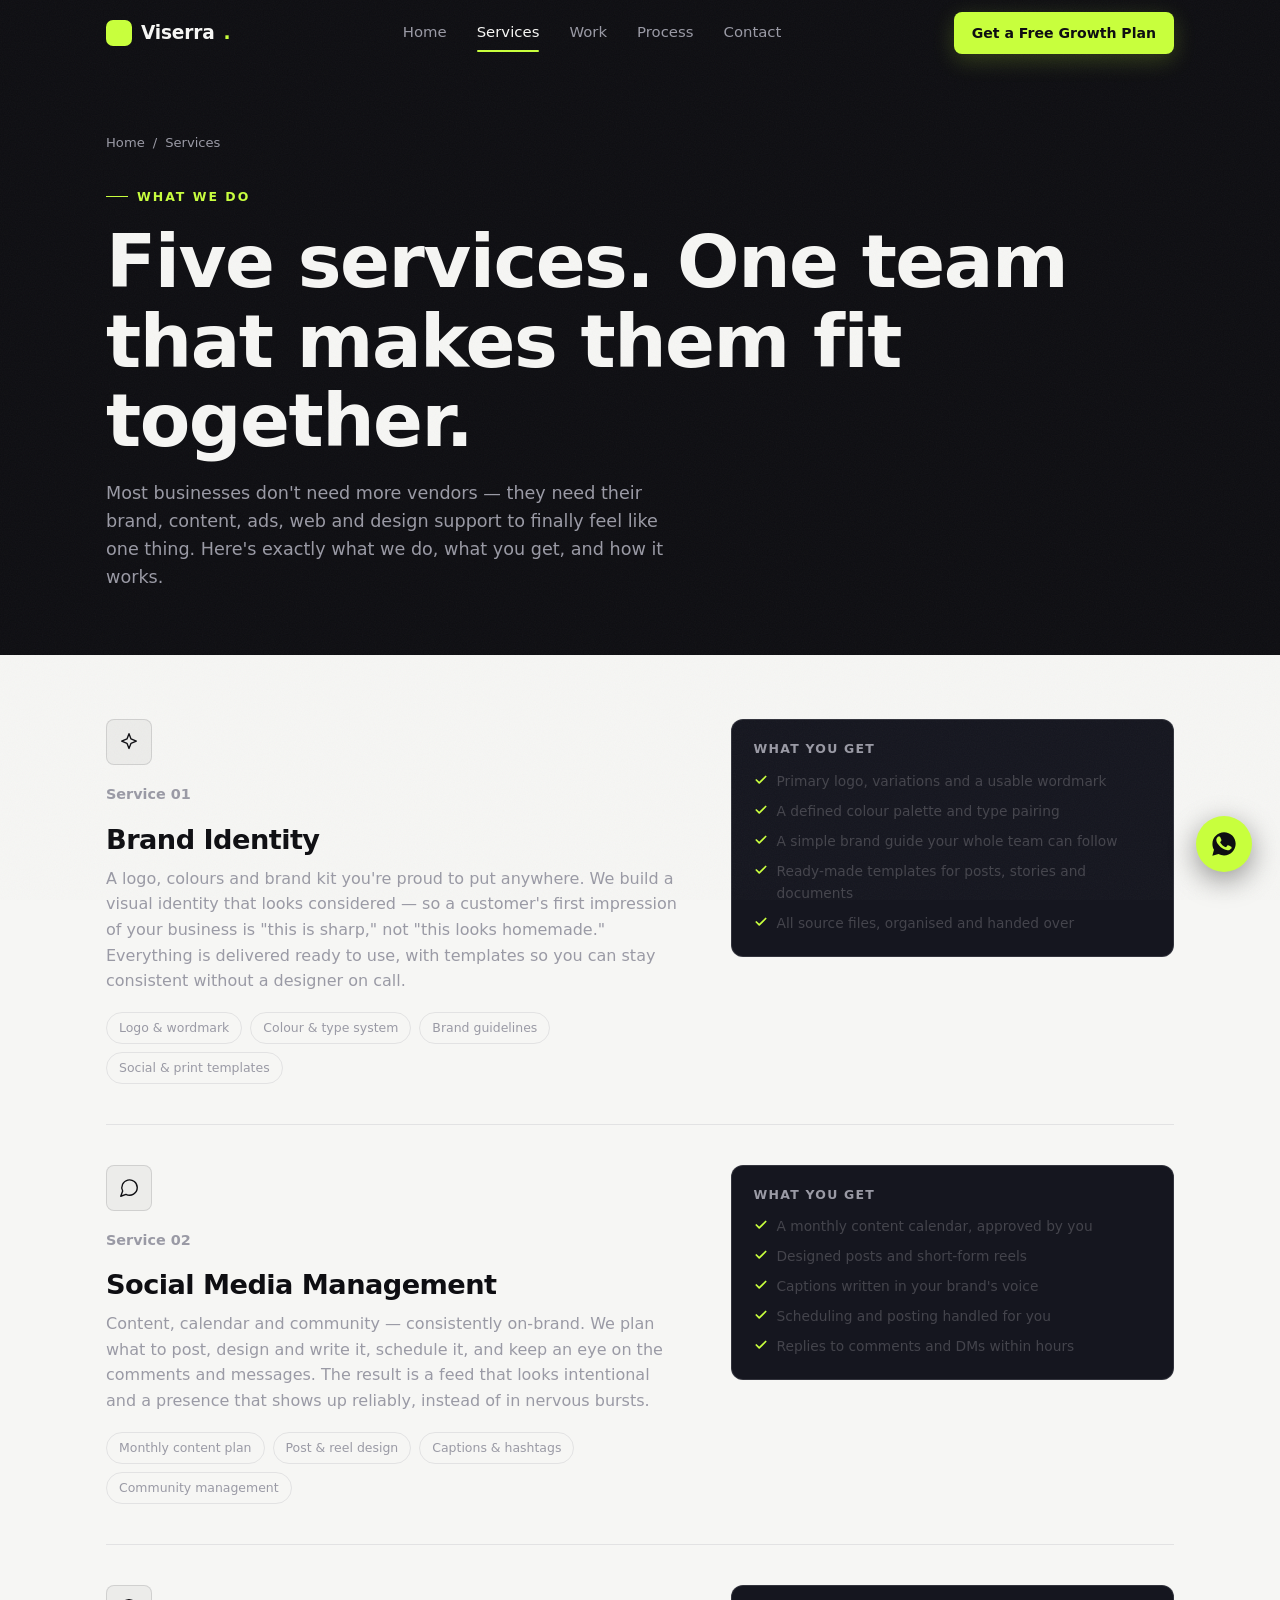
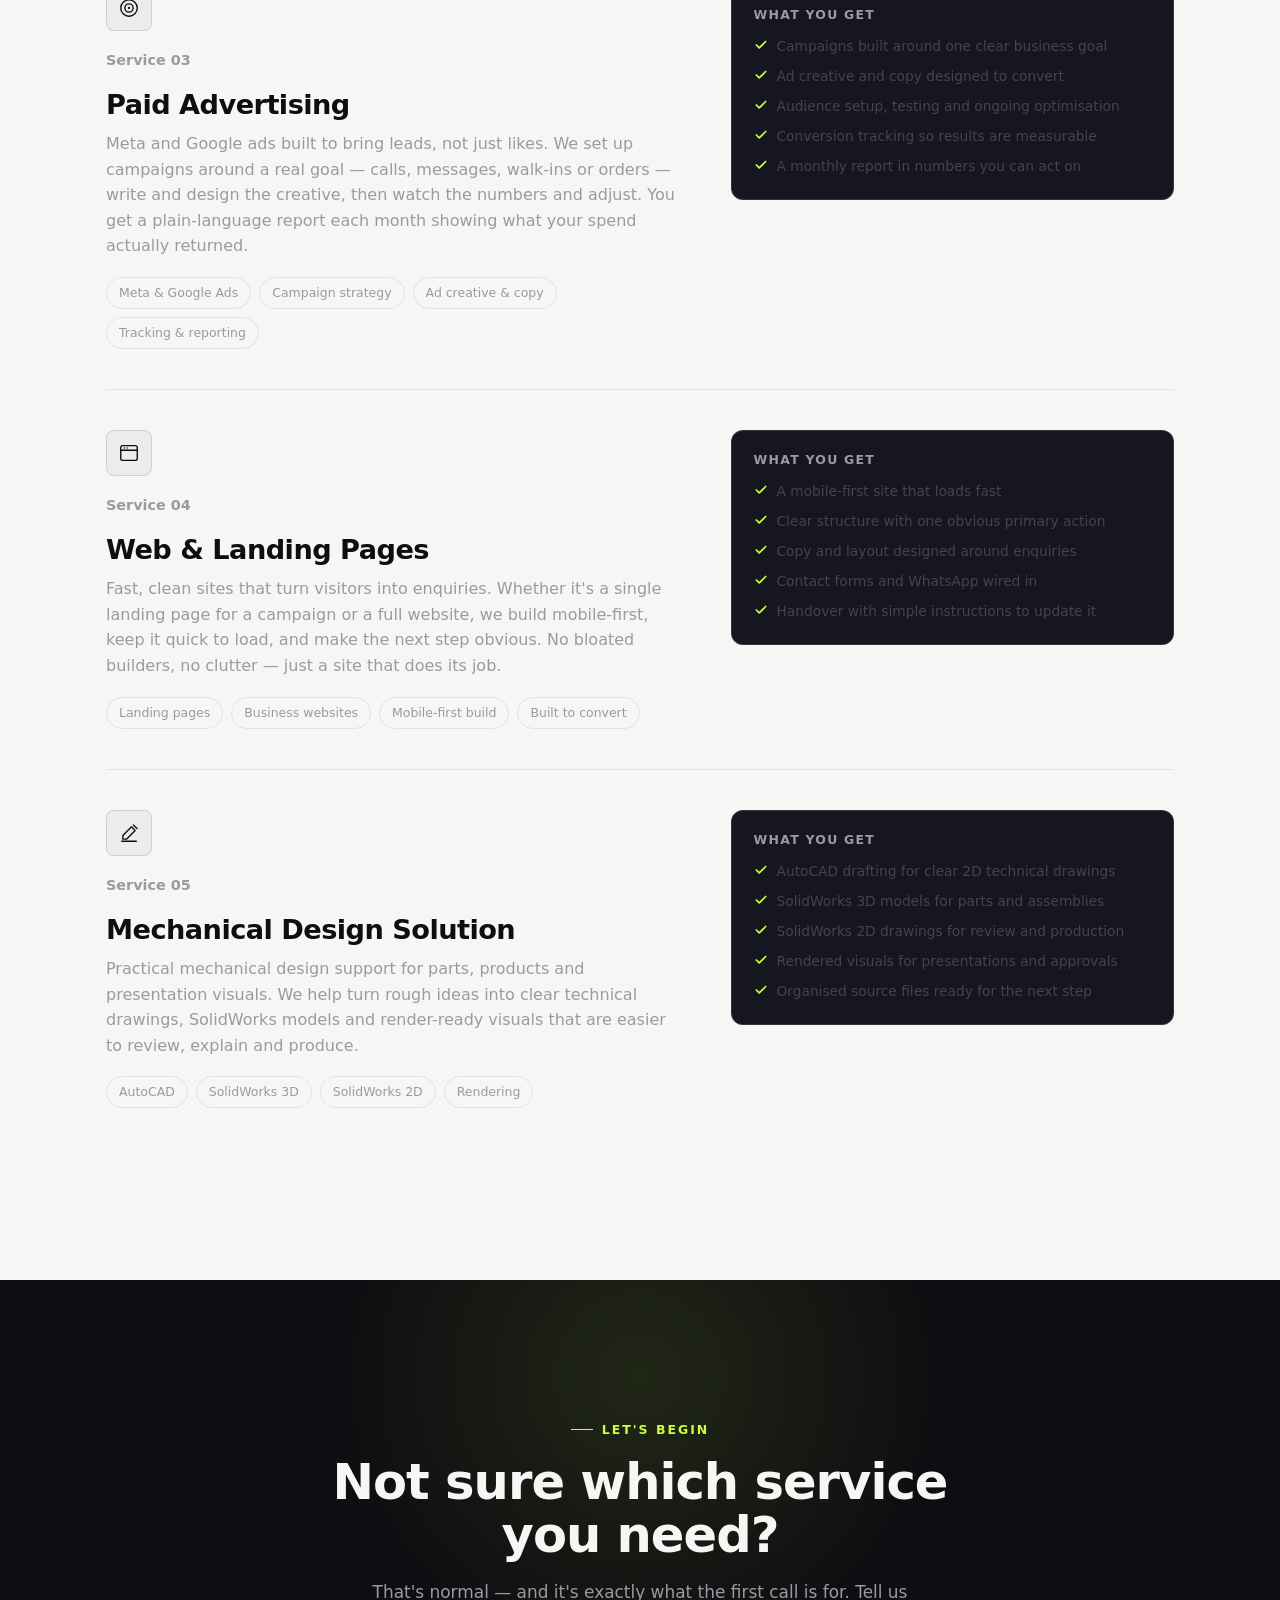
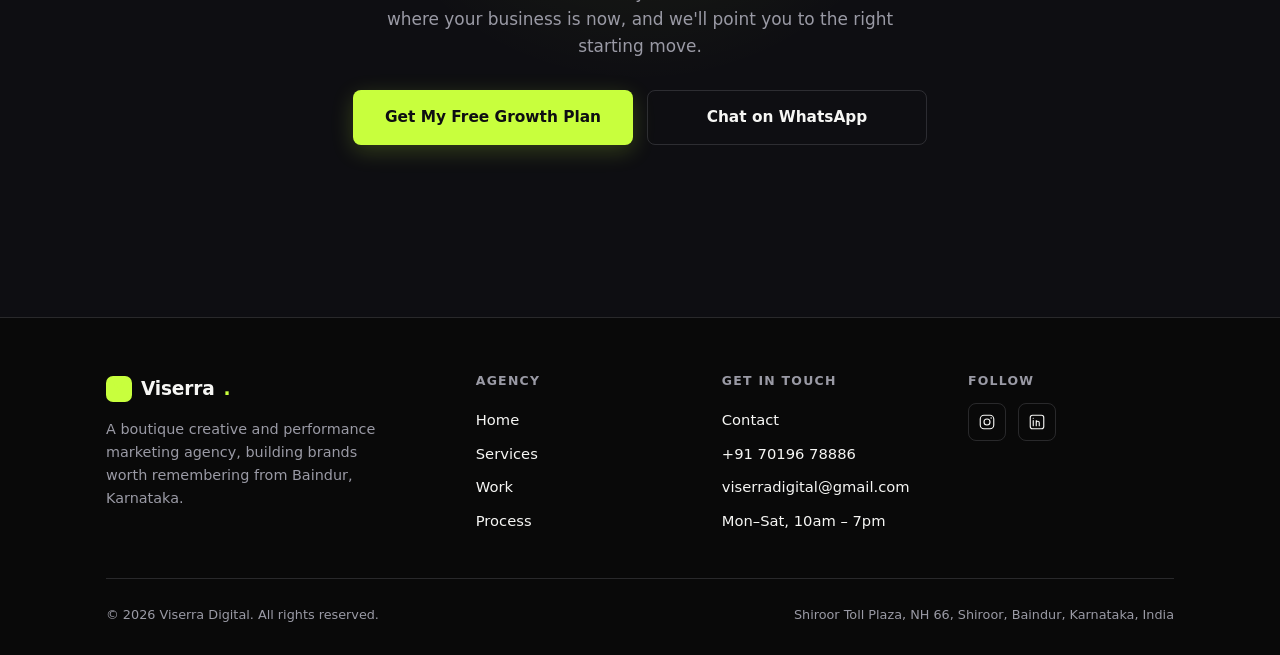
<file: services.html>
<!DOCTYPE html>
<html lang="en">
<head>
<meta charset="UTF-8" />
<meta name="viewport" content="width=device-width, initial-scale=1" />
<title>Services — Viserra Digital | Brand, Social, Paid Ads & Web</title>
<meta name="description" content="Brand identity, social media management, paid advertising and web — what Viserra Digital does, what's included, and how each service works." />
<meta name="theme-color" content="#0E0E12" />
<link rel="preconnect" href="https://api.fontshare.com" />
<link href="https://api.fontshare.com/v2/css?f[]=clash-display@600&f[]=general-sans@400,500,600&display=swap" rel="stylesheet" />
<link rel="stylesheet" href="styles.css" />
</head>
<body>

<!-- ================= NAV ================= -->
<header class="nav">
  <div class="wrap nav-inner">
    <a href="index.html" class="logo" aria-label="Viserra Digital home">
      <span class="logo-mark">V</span>Viserra<span>.</span>
    </a>
    <nav class="nav-links" aria-label="Primary">
      <a href="index.html">Home</a>
      <a href="services.html">Services</a>
      <a href="portfolio.html">Work</a>
      <a href="index.html#process">Process</a>
      <a href="contact.html">Contact</a>
    </nav>
    <div class="nav-right">
      <a href="#" class="btn btn-primary nav-cta-desktop" data-open-modal>Get a Free Growth Plan</a>
      <button class="burger" aria-label="Open menu" aria-expanded="false">
        <span></span><span></span><span></span>
      </button>
    </div>
  </div>
</header>

<div class="mobile-menu" aria-label="Mobile navigation">
  <a href="index.html">Home</a>
  <a href="services.html">Services</a>
  <a href="portfolio.html">Work</a>
  <a href="index.html#process">Process</a>
  <a href="contact.html">Contact</a>
  <a href="#" class="btn btn-primary" data-open-modal>Get a Free Growth Plan</a>
</div>

<main>

<!-- ================= PAGE HERO ================= -->
<section class="page-hero">
  <div class="wrap">
    <p class="breadcrumb reveal"><a href="index.html">Home</a><span class="sep">/</span>Services</p>
    <span class="eyebrow reveal">What We Do</span>
    <h1 class="h-xl reveal" data-d="1">Five services. One team that makes them fit together.</h1>
    <p class="lead reveal" data-d="2">Most businesses don't need more vendors — they need their brand, content, ads, web and design support to finally feel like one thing. Here's exactly what we do, what you get, and how it works.</p>
  </div>
</section>

<!-- ================= SERVICE BLOCKS ================= -->
<section class="section section-light" style="padding-top:24px;">
  <div class="wrap">

    <!-- Brand Identity -->
    <article class="svc-block reveal" id="brand">
      <div>
        <div class="icon-box">
          <svg class="ico" viewBox="0 0 24 24" fill="none" stroke="currentColor" stroke-width="1.5" stroke-linecap="round" stroke-linejoin="round"><path d="M12 3l2.2 5.6L20 11l-5.8 2.4L12 19l-2.2-5.6L4 11l5.8-2.4z"/></svg>
        </div>
        <p class="svc-num">Service 01</p>
        <h2>Brand Identity</h2>
        <p>A logo, colours and brand kit you're proud to put anywhere. We build a visual identity that looks considered — so a customer's first impression of your business is "this is sharp," not "this looks homemade." Everything is delivered ready to use, with templates so you can stay consistent without a designer on call.</p>
        <div class="svc-meta">
          <span>Logo &amp; wordmark</span>
          <span>Colour &amp; type system</span>
          <span>Brand guidelines</span>
          <span>Social &amp; print templates</span>
        </div>
      </div>
      <div class="svc-deliver">
        <h4>What you get</h4>
        <ul class="card-list">
          <li>Primary logo, variations and a usable wordmark</li>
          <li>A defined colour palette and type pairing</li>
          <li>A simple brand guide your whole team can follow</li>
          <li>Ready-made templates for posts, stories and documents</li>
          <li>All source files, organised and handed over</li>
        </ul>
      </div>
    </article>

    <!-- Social Media -->
    <article class="svc-block reveal" id="social">
      <div>
        <div class="icon-box">
          <svg class="ico" viewBox="0 0 24 24" fill="none" stroke="currentColor" stroke-width="1.5" stroke-linecap="round" stroke-linejoin="round"><path d="M21 11.5a8.4 8.4 0 0 1-12.3 7.4L3 21l2.1-5.7A8.4 8.4 0 1 1 21 11.5z"/></svg>
        </div>
        <p class="svc-num">Service 02</p>
        <h2>Social Media Management</h2>
        <p>Content, calendar and community — consistently on-brand. We plan what to post, design and write it, schedule it, and keep an eye on the comments and messages. The result is a feed that looks intentional and a presence that shows up reliably, instead of in nervous bursts.</p>
        <div class="svc-meta">
          <span>Monthly content plan</span>
          <span>Post &amp; reel design</span>
          <span>Captions &amp; hashtags</span>
          <span>Community management</span>
        </div>
      </div>
      <div class="svc-deliver">
        <h4>What you get</h4>
        <ul class="card-list">
          <li>A monthly content calendar, approved by you</li>
          <li>Designed posts and short-form reels</li>
          <li>Captions written in your brand's voice</li>
          <li>Scheduling and posting handled for you</li>
          <li>Replies to comments and DMs within hours</li>
        </ul>
      </div>
    </article>

    <!-- Paid Advertising -->
    <article class="svc-block reveal" id="ads">
      <div>
        <div class="icon-box">
          <svg class="ico" viewBox="0 0 24 24" fill="none" stroke="currentColor" stroke-width="1.5" stroke-linecap="round" stroke-linejoin="round"><circle cx="12" cy="12" r="9"/><circle cx="12" cy="12" r="4.5"/><circle cx="12" cy="12" r="0.5" fill="currentColor"/></svg>
        </div>
        <p class="svc-num">Service 03</p>
        <h2>Paid Advertising</h2>
        <p>Meta and Google ads built to bring leads, not just likes. We set up campaigns around a real goal — calls, messages, walk-ins or orders — write and design the creative, then watch the numbers and adjust. You get a plain-language report each month showing what your spend actually returned.</p>
        <div class="svc-meta">
          <span>Meta &amp; Google Ads</span>
          <span>Campaign strategy</span>
          <span>Ad creative &amp; copy</span>
          <span>Tracking &amp; reporting</span>
        </div>
      </div>
      <div class="svc-deliver">
        <h4>What you get</h4>
        <ul class="card-list">
          <li>Campaigns built around one clear business goal</li>
          <li>Ad creative and copy designed to convert</li>
          <li>Audience setup, testing and ongoing optimisation</li>
          <li>Conversion tracking so results are measurable</li>
          <li>A monthly report in numbers you can act on</li>
        </ul>
      </div>
    </article>

    <!-- Web & Landing Pages -->
    <article class="svc-block reveal" id="web">
      <div>
        <div class="icon-box">
          <svg class="ico" viewBox="0 0 24 24" fill="none" stroke="currentColor" stroke-width="1.5" stroke-linecap="round" stroke-linejoin="round"><rect x="3" y="4" width="18" height="16" rx="2"/><path d="M3 9h18M7 6.5h.01M10 6.5h.01"/></svg>
        </div>
        <p class="svc-num">Service 04</p>
        <h2>Web &amp; Landing Pages</h2>
        <p>Fast, clean sites that turn visitors into enquiries. Whether it's a single landing page for a campaign or a full website, we build mobile-first, keep it quick to load, and make the next step obvious. No bloated builders, no clutter — just a site that does its job.</p>
        <div class="svc-meta">
          <span>Landing pages</span>
          <span>Business websites</span>
          <span>Mobile-first build</span>
          <span>Built to convert</span>
        </div>
      </div>
      <div class="svc-deliver">
        <h4>What you get</h4>
        <ul class="card-list">
          <li>A mobile-first site that loads fast</li>
          <li>Clear structure with one obvious primary action</li>
          <li>Copy and layout designed around enquiries</li>
          <li>Contact forms and WhatsApp wired in</li>
          <li>Handover with simple instructions to update it</li>
        </ul>
      </div>
    </article>

    <!-- Mechanical Design Solution -->
    <article class="svc-block reveal" id="mechanical">
      <div>
        <div class="icon-box">
          <svg class="ico" viewBox="0 0 24 24" fill="none" stroke="currentColor" stroke-width="1.5" stroke-linecap="round" stroke-linejoin="round"><path d="M14.7 5.3l4 4-9.4 9.4H5.3v-4z"/><path d="M16.8 3.2l4 4"/><path d="M4 21h16"/></svg>
        </div>
        <p class="svc-num">Service 05</p>
        <h2>Mechanical Design Solution</h2>
        <p>Practical mechanical design support for parts, products and presentation visuals. We help turn rough ideas into clear technical drawings, SolidWorks models and render-ready visuals that are easier to review, explain and produce.</p>
        <div class="svc-meta">
          <span>AutoCAD</span>
          <span>SolidWorks 3D</span>
          <span>SolidWorks 2D</span>
          <span>Rendering</span>
        </div>
      </div>
      <div class="svc-deliver">
        <h4>What you get</h4>
        <ul class="card-list">
          <li>AutoCAD drafting for clear 2D technical drawings</li>
          <li>SolidWorks 3D models for parts and assemblies</li>
          <li>SolidWorks 2D drawings for review and production</li>
          <li>Rendered visuals for presentations and approvals</li>
          <li>Organised source files ready for the next step</li>
        </ul>
      </div>
    </article>

  </div>
</section>

<!-- ================= CTA BAND ================= -->
<section class="section cta-band">
  <div class="wrap">
    <div class="cta-inner">
      <span class="eyebrow reveal" style="justify-content:center;">Let's Begin</span>
      <h2 class="h-lg reveal" data-d="1">Not sure which service you need?</h2>
      <p class="lead reveal" data-d="1">That's normal — and it's exactly what the first call is for. Tell us where your business is now, and we'll point you to the right starting move.</p>
      <div class="cta-actions reveal" data-d="2">
        <a href="#" class="btn btn-primary" data-open-modal>Get My Free Growth Plan</a>
        <a href="https://wa.me/917019678886?text=Hi%20Viserra%2C%20I'd%20like%20a%20free%20growth%20plan%20for%20my%20business%20%E2%80%94" class="btn btn-ghost" target="_blank" rel="noopener">Chat on WhatsApp</a>
      </div>
    </div>
  </div>
</section>

</main>

<!-- ================= FOOTER ================= -->
<footer class="footer">
  <div class="wrap">
    <div class="footer-top">
      <div class="footer-brand">
        <a href="index.html" class="logo"><span class="logo-mark">V</span>Viserra<span>.</span></a>
        <p>A boutique creative and performance marketing agency, building brands worth remembering from Baindur, Karnataka.</p>
      </div>
      <div class="footer-col">
        <h4>Agency</h4>
        <a href="index.html">Home</a>
        <a href="services.html">Services</a>
        <a href="portfolio.html">Work</a>
        <a href="index.html#process">Process</a>
      </div>
      <div class="footer-col">
        <h4>Get in touch</h4>
        <a href="contact.html">Contact</a>
        <a href="tel:+917019678886">+91 70196 78886</a>
        <a href="mailto:viserradigital@gmail.com">viserradigital@gmail.com</a>
        <span>Mon–Sat, 10am – 7pm</span>
      </div>
      <div class="footer-col">
        <h4>Follow</h4>
        <div class="socials">
          <a href="https://www.instagram.com/viserra_digital/" target="_blank" rel="noopener" aria-label="Viserra Digital on Instagram">
            <svg class="ico" viewBox="0 0 24 24" fill="none" stroke="currentColor" stroke-width="1.5"><rect x="3" y="3" width="18" height="18" rx="5"/><circle cx="12" cy="12" r="4"/><circle cx="17.5" cy="6.5" r="1" fill="currentColor" stroke="none"/></svg>
          </a>
          <a href="https://www.linkedin.com/company/viserra-digital/" target="_blank" rel="noopener" aria-label="Viserra Digital on LinkedIn">
            <svg class="ico" viewBox="0 0 24 24" fill="none" stroke="currentColor" stroke-width="1.5" stroke-linecap="round" stroke-linejoin="round"><rect x="3" y="3" width="18" height="18" rx="3"/><path d="M7 10v7M7 7v.01M11 17v-4a2 2 0 0 1 4 0v4M11 10v7"/></svg>
          </a>
        </div>
      </div>
    </div>
    <div class="footer-bottom">
      <span>© 2026 Viserra Digital. All rights reserved.</span>
      <span>Shiroor Toll Plaza, NH 66, Shiroor, Baindur, Karnataka, India</span>
    </div>
  </div>
</footer>

<!-- ================= FLOATING WHATSAPP ================= -->
<a class="wa-float" href="https://wa.me/917019678886?text=Hi%20Viserra%2C%20I'd%20like%20a%20free%20growth%20plan%20for%20my%20business%20%E2%80%94" target="_blank" rel="noopener" aria-label="Chat with Viserra Digital on WhatsApp">
  <svg class="ico" viewBox="0 0 24 24" fill="currentColor"><path d="M12.04 2c-5.5 0-9.96 4.46-9.96 9.96 0 1.76.46 3.45 1.34 4.95L2 22l5.25-1.38a9.9 9.9 0 0 0 4.79 1.22c5.5 0 9.96-4.46 9.96-9.96S17.54 2 12.04 2zm5.8 14.06c-.24.68-1.4 1.3-1.94 1.34-.5.05-1.13.27-3.8-.8-3.2-1.26-5.24-4.5-5.4-4.72-.16-.21-1.3-1.73-1.3-3.3 0-1.57.82-2.34 1.12-2.66.3-.32.65-.4.87-.4.21 0 .43 0 .62.01.2.01.47-.08.73.56.27.65.92 2.22 1 2.38.08.16.13.35.02.56-.1.21-.16.35-.32.54-.16.19-.34.42-.48.56-.16.16-.33.34-.14.66.19.32.84 1.39 1.8 2.25 1.24 1.1 2.29 1.45 2.61 1.61.32.16.5.13.69-.08.19-.21.8-.93 1.01-1.25.21-.32.43-.27.72-.16.3.11 1.87.88 2.19 1.04.32.16.53.24.61.37.08.13.08.76-.16 1.44z"/></svg>
</a>

<!-- ================= MODAL ================= -->
<div class="modal-overlay" role="dialog" aria-modal="true" aria-labelledby="modalTitle">
  <div class="modal" data-form-wrap>
    <button class="modal-close" aria-label="Close">
      <svg class="ico" width="18" height="18" viewBox="0 0 24 24" fill="none" stroke="currentColor" stroke-width="2" stroke-linecap="round"><path d="M18 6L6 18M6 6l12 12"/></svg>
    </button>
    <span class="eyebrow">Free Growth Plan</span>
    <h3 id="modalTitle">Tell us about your business.</h3>
    <p class="modal-desc">A few quick details and we'll send back clear next steps within two working days. No obligation.</p>
    <form data-lead-form novalidate>
      <div class="field">
        <label for="m-name">Name <span class="req">*</span></label>
        <input type="text" id="m-name" name="name" placeholder="Your name" required />
      </div>
      <div class="field">
        <label for="m-mobile">Mobile number <span class="req">*</span></label>
        <input type="tel" id="m-mobile" name="mobile" inputmode="numeric" pattern="[0-9 +]{7,15}" placeholder="10-digit mobile number" required />
      </div>
      <div class="field">
        <label for="m-need">What do you need? <span class="req">*</span></label>
        <select id="m-need" name="need" required>
          <option value="" disabled selected>Choose one</option>
          <option>Brand identity</option>
          <option>Social media management</option>
          <option>Paid advertising</option>
          <option>Website / landing page</option>
          <option>Everything — full brand</option>
          <option>Not sure yet</option>
        </select>
      </div>
      <div class="field">
        <label for="m-msg">Anything else? <span style="color:var(--grey);font-weight:400;">(optional)</span></label>
        <textarea id="m-msg" name="message" placeholder="A line about your business or goal"></textarea>
      </div>
      <button type="submit" class="btn btn-primary btn-block">Send My Details</button>
      <p class="form-note">By sending, you agree to be contacted about your enquiry. We never share your details.</p>
    </form>
    <div class="form-success">
      <div class="success-ring">
        <svg class="ico" viewBox="0 0 24 24" fill="none" stroke="currentColor" stroke-width="2.4" stroke-linecap="round" stroke-linejoin="round"><path d="M20 6L9 17l-5-5"/></svg>
      </div>
      <h4>Thank you — we've got it.</h4>
      <p>We'll review your details and send your free growth plan within two working days. Need us sooner? Message us on WhatsApp.</p>
    </div>
  </div>
</div>

<script src="script.js"></script>
</body>
</html>
</file>
<file: styles.css>
/* =================================================================
   VISERRA DIGITAL — Design System
   Dark-first boutique agency. Ink + indigo + electric lime.
   ================================================================= */

:root {
  /* Color */
  --ink: #0E0E12;
  --ink-deep: #090909;
  --indigo: #23264D;
  --indigo-soft: #2C2F5C;
  --lime: #C8FF3D;
  --lime-dim: #b4e833;
  --offwhite: #F6F6F4;
  --grey: #9A9AA5;
  --grey-line: rgba(154,154,165,0.22);
  --grey-line-dark: rgba(14,14,18,0.12);

  /* Type */
  --display: 'Clash Display', 'Segoe UI', system-ui, sans-serif;
  --body: 'General Sans', system-ui, -apple-system, 'Segoe UI', sans-serif;

  /* Radius */
  --r-sm: 8px;
  --r-md: 12px;
  --r-lg: 18px;
  --r-pill: 100px;

  /* Spacing rhythm */
  --pad-x: 22px;
  --section-y: 76px;
  --maxw: 1180px;

  /* Motion */
  --ease: cubic-bezier(.22,.61,.36,1);
  --t: 220ms;

  /* Shadow */
  --shadow-card: 0 1px 2px rgba(0,0,0,0.18), 0 8px 30px rgba(0,0,0,0.10);
  --shadow-lift: 0 10px 40px rgba(0,0,0,0.28);
}

@media (min-width: 720px) {
  :root { --pad-x: 40px; --section-y: 108px; }
}
@media (min-width: 1024px) {
  :root { --pad-x: 56px; --section-y: 132px; }
}

/* ---------- Reset ---------- */
* { box-sizing: border-box; margin: 0; padding: 0; }
html { scroll-behavior: smooth; -webkit-text-size-adjust: 100%; }
body {
  font-family: var(--body);
  background: var(--ink);
  color: var(--offwhite);
  line-height: 1.6;
  font-size: 16px;
  -webkit-font-smoothing: antialiased;
  overflow-x: hidden;
}
img, svg { display: block; max-width: 100%; }
a { color: inherit; text-decoration: none; }
button { font-family: inherit; cursor: pointer; border: none; background: none; }
ul { list-style: none; }
:focus-visible { outline: 2px solid var(--lime); outline-offset: 3px; border-radius: 2px; }

/* ---------- Grain overlay ---------- */
body::after {
  content: "";
  position: fixed; inset: 0; z-index: 9;
  pointer-events: none; opacity: 0.04;
  background-image: url("data:image/svg+xml,%3Csvg xmlns='http://www.w3.org/2000/svg' width='160' height='160'%3E%3Cfilter id='n'%3E%3CfeTurbulence type='fractalNoise' baseFrequency='0.85' numOctaves='3' stitchTiles='stitch'/%3E%3C/filter%3E%3Crect width='100%25' height='100%25' filter='url(%23n)'/%3E%3C/svg%3E");
}

/* ---------- Typography ---------- */
h1, h2, h3, h4 { font-family: var(--display); font-weight: 600; line-height: 1.08; letter-spacing: -0.02em; }
.h-xl { font-size: clamp(2.6rem, 7.5vw, 4.6rem); }
.h-lg { font-size: clamp(2rem, 5vw, 3.1rem); }
.h-md { font-size: clamp(1.5rem, 3vw, 2rem); }
.h-sm { font-size: 1.18rem; letter-spacing: -0.01em; }

.eyebrow {
  font-family: var(--body);
  font-weight: 600;
  font-size: 0.78rem;
  letter-spacing: 0.16em;
  text-transform: uppercase;
  color: var(--lime);
  display: inline-flex; align-items: center; gap: 9px;
}
.eyebrow::before {
  content: ""; width: 22px; height: 1px; background: var(--lime); display: inline-block;
}
.lead { font-size: 1.06rem; color: var(--grey); max-width: 52ch; }
.section-light .lead { color: #55555f; }
.section-light .eyebrow { color: #0E0E12; }
.section-light .eyebrow::before { background: #0E0E12; }

/* ---------- Layout ---------- */
.wrap { max-width: var(--maxw); margin: 0 auto; padding-left: var(--pad-x); padding-right: var(--pad-x); }
.section { padding-top: var(--section-y); padding-bottom: var(--section-y); position: relative; }
.section-light { background: var(--offwhite); color: var(--ink); }
.section-indigo { background: linear-gradient(180deg, var(--ink), var(--indigo) 120%); }
.section-head { max-width: 640px; margin-bottom: 52px; }
.section-head .h-lg { margin-top: 16px; }
.section-head.center { margin-left: auto; margin-right: auto; text-align: center; }
.section-head.center .eyebrow { justify-content: center; }

/* ---------- Buttons ---------- */
.btn {
  display: inline-flex; align-items: center; justify-content: center; gap: 9px;
  font-weight: 600; font-size: 0.96rem;
  padding: 14px 24px; border-radius: var(--r-sm);
  transition: transform var(--t) var(--ease), box-shadow var(--t) var(--ease), background var(--t) var(--ease), color var(--t) var(--ease), border-color var(--t) var(--ease);
  white-space: nowrap;
}
.btn-primary {
  background: var(--lime); color: var(--ink);
  box-shadow: 0 6px 22px rgba(200,255,61,0.20);
}
.btn-primary:hover { transform: translateY(-2px); box-shadow: 0 12px 32px rgba(200,255,61,0.30); background: #d2ff58; }
.btn-ghost {
  background: transparent; color: var(--offwhite);
  border: 1px solid var(--grey-line);
}
.btn-ghost:hover { transform: translateY(-2px); border-color: var(--lime); color: var(--lime); }
.section-light .btn-ghost { color: var(--ink); border-color: var(--grey-line-dark); }
.section-light .btn-ghost:hover { border-color: var(--ink); color: var(--ink); }
.btn-block { width: 100%; }
.btn .ico { width: 17px; height: 17px; }

/* ---------- Nav ---------- */
.nav {
  position: fixed; top: 0; left: 0; right: 0; z-index: 50;
  transition: background var(--t) var(--ease), border-color var(--t) var(--ease), backdrop-filter var(--t);
  border-bottom: 1px solid transparent;
}
.nav.scrolled {
  background: rgba(14,14,18,0.82);
  backdrop-filter: blur(14px);
  border-bottom: 1px solid var(--grey-line);
}
.nav-inner {
  display: flex; align-items: center; justify-content: space-between;
  height: 66px;
}
.logo { display: flex; align-items: center; gap: 9px; font-family: var(--display); font-weight: 600; font-size: 1.16rem; letter-spacing: -0.01em; }
.logo-mark {
  width: 26px; height: 26px; border-radius: 7px;
  background: var(--lime); color: var(--ink);
  display: grid; place-items: center; font-weight: 700; font-size: 0.95rem;
  font-family: var(--display);
}
.logo span { color: var(--lime); }
.nav-links { display: none; gap: 30px; align-items: center; }
.nav-links a { font-size: 0.93rem; font-weight: 500; color: var(--grey); transition: color var(--t); position: relative; }
.nav-links a:hover, .nav-links a.active { color: var(--offwhite); }
.nav-links a.active::after {
  content: ""; position: absolute; left: 0; right: 0; bottom: -7px; height: 2px; background: var(--lime); border-radius: 2px;
}
.nav-right { display: flex; align-items: center; gap: 14px; }
.nav .btn { padding: 10px 18px; font-size: 0.88rem; }
.nav-cta-desktop { display: none; }

/* Hamburger */
.burger { display: flex; flex-direction: column; gap: 5px; padding: 8px; }
.burger span { width: 22px; height: 2px; background: var(--offwhite); border-radius: 2px; transition: transform var(--t) var(--ease), opacity var(--t); }
.burger.open span:nth-child(1) { transform: translateY(7px) rotate(45deg); }
.burger.open span:nth-child(2) { opacity: 0; }
.burger.open span:nth-child(3) { transform: translateY(-7px) rotate(-45deg); }

/* Mobile menu */
.mobile-menu {
  position: fixed; inset: 0; z-index: 49;
  background: var(--ink-deep);
  display: flex; flex-direction: column; justify-content: center;
  padding: var(--pad-x);
  transform: translateY(-100%);
  transition: transform 320ms var(--ease);
}
.mobile-menu.open { transform: translateY(0); }
.mobile-menu a {
  font-family: var(--display); font-size: 2rem; font-weight: 600;
  padding: 14px 0; color: var(--grey); border-bottom: 1px solid var(--grey-line);
  transition: color var(--t), padding-left var(--t);
}
.mobile-menu a:hover { color: var(--offwhite); padding-left: 10px; }
.mobile-menu .btn { margin-top: 32px; font-size: 1rem; padding: 16px; }

@media (min-width: 900px) {
  .nav-links { display: flex; }
  .burger, .mobile-menu { display: none; }
  .nav-cta-desktop { display: inline-flex; }
}

/* ---------- Hero ---------- */
.hero { padding-top: 128px; padding-bottom: var(--section-y); position: relative; overflow: hidden; }
.hero::before {
  content: ""; position: absolute; top: -180px; right: -120px;
  width: 520px; height: 520px; border-radius: 50%;
  background: radial-gradient(circle, rgba(35,38,77,0.9), transparent 68%);
  pointer-events: none;
}
.hero-grid { display: grid; gap: 52px; }
.hero-copy { max-width: 620px; }
.hero h1 { margin: 20px 0 22px; }
.hero h1 .accent { color: var(--lime); }
.hero-sub { font-size: 1.12rem; color: var(--grey); max-width: 46ch; margin-bottom: 32px; }
.hero-actions { display: flex; flex-wrap: wrap; gap: 14px; margin-bottom: 34px; }
.hero-actions .btn { flex: 1 1 auto; min-width: 180px; }
.trust-line { display: flex; flex-wrap: wrap; align-items: center; gap: 8px 18px; font-size: 0.82rem; color: var(--grey); }
.trust-line .dot { width: 4px; height: 4px; background: var(--lime); border-radius: 50%; }

/* Hero visual — Instagram grid + ad creative mockup */
.hero-visual { position: relative; display: flex; justify-content: center; padding: 14px; }
.frame { position: relative; width: 100%; max-width: 380px; }
.frame::before, .frame::after {
  content: ""; position: absolute; width: 26px; height: 26px; pointer-events: none;
  border-color: var(--lime); border-style: solid; border-width: 0;
}
.frame::before { top: -10px; left: -10px; border-top-width: 2px; border-left-width: 2px; }
.frame::after { bottom: -10px; right: -10px; border-bottom-width: 2px; border-right-width: 2px; }

.ig-card {
  background: #131420; border: 1px solid var(--grey-line);
  border-radius: var(--r-lg); padding: 16px; box-shadow: var(--shadow-lift);
}
.ig-head { display: flex; align-items: center; gap: 10px; margin-bottom: 14px; }
.ig-avatar { width: 34px; height: 34px; border-radius: 50%; background: linear-gradient(135deg, var(--lime), var(--indigo)); }
.ig-name { font-weight: 600; font-size: 0.86rem; }
.ig-handle { font-size: 0.72rem; color: var(--grey); }
.ig-grid { display: grid; grid-template-columns: repeat(3,1fr); gap: 6px; }
.ig-tile { aspect-ratio: 1; border-radius: 6px; position: relative; overflow: hidden; }
.ig-tile.t1 { background: linear-gradient(135deg, var(--indigo), var(--indigo-soft)); }
.ig-tile.t2 { background: var(--lime); }
.ig-tile.t3 { background: #1b1c2c; }
.ig-tile.t4 { background: #1b1c2c; }
.ig-tile.t5 { background: linear-gradient(160deg, var(--indigo-soft), #14152099); }
.ig-tile.t6 { background: var(--lime); }
.ig-tile.t7 { background: var(--lime); }
.ig-tile.t8 { background: #1b1c2c; }
.ig-tile.t9 { background: linear-gradient(135deg, var(--indigo), var(--indigo-soft)); }
.ig-tile span {
  position: absolute; inset: 0; display: grid; place-items: center;
  font-family: var(--display); font-weight: 600; font-size: 0.7rem;
}
.ig-tile.t2 span, .ig-tile.t6 span, .ig-tile.t7 span { color: var(--ink); }
.ig-tile.t1 span, .ig-tile.t3 span, .ig-tile.t4 span, .ig-tile.t5 span, .ig-tile.t8 span, .ig-tile.t9 span { color: var(--grey); }
.ig-foot { display: flex; gap: 14px; margin-top: 14px; padding-top: 12px; border-top: 1px solid var(--grey-line); }
.ig-foot i { width: 16px; height: 16px; border-radius: 4px; background: var(--grey-line); display: block; }
.ig-foot i:first-child { background: var(--lime); }

.ad-card {
  position: absolute; bottom: -26px; left: -24px; width: 200px;
  background: var(--offwhite); color: var(--ink);
  border-radius: var(--r-md); padding: 13px; box-shadow: var(--shadow-lift);
  transform: rotate(-3deg);
}
.ad-label { font-size: 0.62rem; letter-spacing: 0.1em; text-transform: uppercase; color: #8a8a92; font-weight: 600; }
.ad-card h5 { font-family: var(--display); font-weight: 600; font-size: 0.96rem; line-height: 1.15; margin: 6px 0 10px; }
.ad-pill {
  display: inline-block;
  background: var(--ink);
  color: var(--lime);
  font: inherit;
  font-size: 0.68rem;
  font-weight: 600;
  padding: 6px 12px;
  border: 0;
  border-radius: var(--r-pill);
  cursor: pointer;
}
.ad-pill:focus-visible { outline: 2px solid var(--lime); outline-offset: 3px; }
.metric-chip {
  position: absolute; top: -22px; right: -18px;
  background: var(--ink); border: 1px solid var(--lime);
  border-radius: var(--r-pill); padding: 9px 15px;
  display: flex; align-items: center; gap: 7px; box-shadow: var(--shadow-lift);
  transform: rotate(4deg);
}
.metric-chip .ico { width: 14px; height: 14px; color: var(--lime); }
.metric-chip b { font-family: var(--display); font-size: 0.88rem; color: var(--lime); }
.metric-chip small { font-size: 0.66rem; color: var(--grey); }

@media (min-width: 940px) {
  .hero-grid { grid-template-columns: 1.05fr 0.95fr; align-items: center; gap: 40px; }
  .hero-actions .btn { flex: 0 0 auto; }
  .frame { max-width: 400px; }
}

/* ---------- Trust strip ---------- */
.trust-strip { border-top: 1px solid var(--grey-line); border-bottom: 1px solid var(--grey-line); }
.trust-strip .wrap { padding-top: 30px; padding-bottom: 30px; }
.trust-cap { font-size: 0.8rem; color: var(--grey); margin-bottom: 22px; letter-spacing: 0.01em; }
.trust-facts { display: grid; grid-template-columns: repeat(2,1fr); gap: 26px 20px; }
.trust-facts .tf b { font-family: var(--display); font-size: 1.7rem; font-weight: 600; color: var(--offwhite); display: block; }
.trust-facts .tf span { font-size: 0.82rem; color: var(--grey); }
@media (min-width: 720px) { .trust-facts { grid-template-columns: repeat(4,1fr); } }

/* ---------- Cards grid ---------- */
.grid { display: grid; gap: 20px; }
.grid-2 { grid-template-columns: 1fr; }
.grid-3 { grid-template-columns: 1fr; }
.grid-4 { grid-template-columns: 1fr; }
.services-grid { grid-template-columns: 1fr; }
@media (min-width: 660px) {
  .grid-2 { grid-template-columns: repeat(2,1fr); }
  .grid-4 { grid-template-columns: repeat(2,1fr); }
  .services-grid { grid-template-columns: repeat(2,1fr); }
}
@media (min-width: 1000px) {
  .grid-3 { grid-template-columns: repeat(3,1fr); }
  .grid-4 { grid-template-columns: repeat(4,1fr); }
  .services-grid { grid-template-columns: repeat(3,1fr); }
}
@media (min-width: 1220px) {
  .services-grid { grid-template-columns: repeat(5,1fr); }
}

.card {
  border-radius: var(--r-md);
  padding: 26px;
  transition: transform var(--t) var(--ease), border-color var(--t) var(--ease), box-shadow var(--t) var(--ease);
  position: relative;
}
.card-dark {
  background: #15161f; border: 1px solid var(--grey-line);
}
.card-dark:hover { transform: translateY(-5px); border-color: var(--lime); box-shadow: var(--shadow-lift); }
.card-light {
  background: #fff; border: 1px solid var(--grey-line-dark); box-shadow: var(--shadow-card);
}
.card-light:hover { transform: translateY(-5px); border-color: var(--ink); }

.icon-box {
  width: 46px; height: 46px; border-radius: var(--r-sm);
  display: grid; place-items: center; margin-bottom: 18px;
  background: rgba(200,255,61,0.10); border: 1px solid rgba(200,255,61,0.30);
}
.section-light .icon-box { background: rgba(14,14,18,0.04); border-color: var(--grey-line-dark); }
.icon-box .ico { width: 22px; height: 22px; color: var(--lime); }
.section-light .icon-box .ico { color: var(--ink); }

.card h3 { margin-bottom: 8px; }
.card-outcome { font-size: 0.95rem; color: var(--grey); margin-bottom: 16px; }
.section-light .card-outcome { color: #55555f; }
.card-list { display: flex; flex-direction: column; gap: 8px; }
.card-list li { display: flex; gap: 9px; font-size: 0.86rem; color: var(--grey); align-items: flex-start; }
.section-light .card-list li { color: #44444c; }
.card-list li::before {
  content: ""; flex: none; width: 14px; height: 14px; margin-top: 3px;
  background: var(--lime);
  -webkit-mask: url("data:image/svg+xml,%3Csvg xmlns='http://www.w3.org/2000/svg' viewBox='0 0 24 24'%3E%3Cpath d='M20 6L9 17l-5-5' fill='none' stroke='black' stroke-width='3' stroke-linecap='round' stroke-linejoin='round'/%3E%3C/svg%3E") center/contain no-repeat;
          mask: url("data:image/svg+xml,%3Csvg xmlns='http://www.w3.org/2000/svg' viewBox='0 0 24 24'%3E%3Cpath d='M20 6L9 17l-5-5' fill='none' stroke='black' stroke-width='3' stroke-linecap='round' stroke-linejoin='round'/%3E%3C/svg%3E") center/contain no-repeat;
}
.card-link { display: inline-flex; align-items: center; gap: 6px; margin-top: 18px; font-size: 0.86rem; font-weight: 600; color: var(--lime); transition: gap var(--t); }
.section-light .card-link { color: var(--ink); }
.card-link:hover { gap: 11px; }

/* ---------- Benefits ---------- */
.benefit-row {
  display: flex; gap: 18px; padding: 24px 0;
  border-bottom: 1px solid var(--grey-line);
  align-items: flex-start;
}
.benefit-row:last-child { border-bottom: none; }
.benefit-icon {
  flex: none; width: 44px; height: 44px; border-radius: var(--r-sm);
  background: rgba(200,255,61,0.10); border: 1px solid rgba(200,255,61,0.30);
  display: grid; place-items: center;
}
.benefit-icon .ico { width: 21px; height: 21px; color: var(--lime); }
.benefit-text h3 { font-size: 1.16rem; margin-bottom: 5px; }
.benefit-text p { font-size: 0.92rem; color: var(--grey); }
@media (min-width: 760px) {
  .benefits-list { display: grid; grid-template-columns: repeat(2,1fr); gap: 0 48px; }
  .benefit-row:nth-last-child(2) { border-bottom: none; }
}

/* ---------- Process timeline ---------- */
.timeline { display: grid; gap: 22px; position: relative; }
.tl-step { position: relative; padding-left: 56px; }
.tl-node {
  position: absolute; left: 0; top: 0;
  width: 40px; height: 40px; border-radius: 50%;
  background: #fff; border: 1.5px solid var(--ink);
  display: grid; place-items: center;
  font-family: var(--display); font-weight: 600; font-size: 1rem; color: var(--ink);
  z-index: 2;
}
.tl-step:not(:last-child)::before {
  content: ""; position: absolute; left: 19.5px; top: 40px; bottom: -22px;
  width: 1.5px; background: var(--grey-line-dark);
}
.tl-step h3 { font-size: 1.15rem; margin-bottom: 4px; }
.tl-step p { font-size: 0.92rem; color: #55555f; }
@media (min-width: 860px) {
  .timeline { grid-template-columns: repeat(4,1fr); gap: 28px; }
  .tl-step { padding-left: 0; padding-top: 60px; }
  .tl-node { top: 0; }
  .tl-step:not(:last-child)::before {
    left: 40px; top: 19.5px; bottom: auto; right: -28px; width: auto; height: 1.5px;
  }
}

/* ---------- Testimonials ---------- */
.founder-note {
  background: var(--indigo); border: 1px solid var(--grey-line);
  border-radius: var(--r-lg); padding: 34px 30px; margin-bottom: 20px;
  position: relative;
}
.founder-note .quote-mark {
  font-family: var(--display); font-size: 3.4rem; color: var(--lime);
  line-height: 0.5; display: block; margin-bottom: 14px;
}
.founder-note p { font-size: 1.18rem; line-height: 1.5; margin-bottom: 22px; }
.founder-by { display: flex; align-items: center; gap: 13px; }
.founder-avatar {
  width: 46px; height: 46px; border-radius: 50%;
  background: linear-gradient(135deg, var(--lime), var(--indigo-soft));
  flex: none;
}
.founder-by b { font-family: var(--display); font-weight: 600; font-size: 0.98rem; display: block; }
.founder-by span { font-size: 0.82rem; color: var(--grey); }
.tcard p { font-size: 0.98rem; margin-bottom: 18px; line-height: 1.5; }
.stars { display: flex; gap: 3px; margin-bottom: 14px; }
.stars .ico { width: 15px; height: 15px; color: var(--lime); }
.tcard-by b { font-family: var(--display); font-weight: 600; font-size: 0.9rem; display: block; }
.tcard-by span { font-size: 0.78rem; color: var(--grey); }

/* ---------- Portfolio tiles ---------- */
.port-tile {
  display: block; border-radius: var(--r-md); overflow: hidden;
  border: 1px solid var(--grey-line-dark); background: #fff;
  transition: transform var(--t) var(--ease), box-shadow var(--t) var(--ease);
}
.port-tile:hover { transform: translateY(-5px); box-shadow: var(--shadow-lift); }
.port-thumb { aspect-ratio: 4/3; position: relative; overflow: hidden; display: grid; place-items: center; }
.port-thumb .mock { transition: transform var(--t) var(--ease); width: 78%; }
.port-tile:hover .port-thumb .mock { transform: scale(1.05); }
.pt-1 { background: linear-gradient(150deg, var(--indigo), var(--ink)); }
.pt-2 { background: var(--lime); }
.pt-3 { background: linear-gradient(150deg, #2b2d33, var(--ink)); }
.pt-4 { background: linear-gradient(150deg, var(--indigo-soft), var(--indigo)); }
.pt-5 { background: #e9e9e4; }
.pt-6 { background: linear-gradient(150deg, var(--ink), var(--indigo)); }
.port-body { padding: 18px 20px 22px; }
.port-cat { font-size: 0.72rem; letter-spacing: 0.12em; text-transform: uppercase; color: #8a8a92; font-weight: 600; }
.port-body h3 { font-size: 1.12rem; margin: 7px 0 3px; }
.port-body p { font-size: 0.86rem; color: #55555f; }
.port-tag {
  position: absolute; top: 12px; left: 12px;
  background: rgba(14,14,18,0.78); color: var(--offwhite);
  font-size: 0.66rem; font-weight: 600; letter-spacing: 0.04em;
  padding: 5px 10px; border-radius: var(--r-pill); backdrop-filter: blur(4px);
}
.pt-2 .port-tag { background: rgba(14,14,18,0.85); }

/* ---------- Pricing ---------- */
.price-card {
  background: #15161f; border: 1px solid var(--grey-line);
  border-radius: var(--r-md); padding: 30px 26px;
  display: flex; flex-direction: column;
  transition: transform var(--t) var(--ease), border-color var(--t) var(--ease);
}
.price-card:hover { transform: translateY(-5px); border-color: var(--lime); }
.price-card.featured { border-color: var(--lime); background: linear-gradient(180deg, #1a1c14, #15161f 40%); }
.price-badge {
  align-self: flex-start; background: var(--lime); color: var(--ink);
  font-size: 0.68rem; font-weight: 600; letter-spacing: 0.06em; text-transform: uppercase;
  padding: 5px 11px; border-radius: var(--r-pill); margin-bottom: 14px;
}
.price-name { font-family: var(--display); font-weight: 600; font-size: 1.3rem; margin-bottom: 6px; }
.price-desc { font-size: 0.86rem; color: var(--grey); margin-bottom: 20px; min-height: 40px; }
.price-amt { display: flex; align-items: baseline; gap: 6px; margin-bottom: 4px; }
.price-amt .from { font-size: 0.78rem; color: var(--grey); }
.price-amt b { font-family: var(--display); font-weight: 600; font-size: 2.3rem; }
.price-amt .per { font-size: 0.82rem; color: var(--grey); }
.price-note { font-size: 0.76rem; color: var(--grey); margin-bottom: 22px; }
.price-card .card-list { margin-bottom: 26px; }
.price-card .btn { margin-top: auto; }

/* ---------- FAQ ---------- */
.faq-list { max-width: 760px; margin: 0 auto; }
.faq-item { border-bottom: 1px solid var(--grey-line-dark); }
.faq-q {
  width: 100%; display: flex; align-items: center; justify-content: space-between; gap: 20px;
  padding: 22px 0; text-align: left;
  font-family: var(--display); font-weight: 600; font-size: 1.1rem; color: var(--ink);
}
.faq-icon { flex: none; width: 24px; height: 24px; position: relative; }
.faq-icon::before, .faq-icon::after {
  content: ""; position: absolute; background: var(--ink); border-radius: 2px;
  transition: transform var(--t) var(--ease), background var(--t);
}
.faq-icon::before { top: 11px; left: 3px; right: 3px; height: 2px; }
.faq-icon::after { left: 11px; top: 3px; bottom: 3px; width: 2px; }
.faq-item.open .faq-icon::after { transform: scaleY(0); }
.faq-item.open .faq-icon::before { background: var(--lime); }
.faq-item.open .faq-q { color: var(--ink); }
.faq-a { max-height: 0; overflow: hidden; transition: max-height var(--t) var(--ease); }
.faq-a-inner { padding-bottom: 22px; font-size: 0.96rem; color: #55555f; max-width: 62ch; }

/* ---------- Final CTA band ---------- */
.cta-band { background: var(--ink); position: relative; overflow: hidden; }
.cta-band::before {
  content: ""; position: absolute; left: 50%; top: -40%; transform: translateX(-50%);
  width: 700px; height: 700px; border-radius: 50%;
  background: radial-gradient(circle, rgba(200,255,61,0.10), transparent 62%);
}
.cta-inner { text-align: center; max-width: 680px; margin: 0 auto; position: relative; }
.cta-inner h2 { margin: 16px 0 16px; }
.cta-inner .lead { margin: 0 auto 30px; }
.cta-actions { display: flex; flex-wrap: wrap; gap: 14px; justify-content: center; margin-bottom: 40px; }
.cta-actions .btn { flex: 1 1 220px; max-width: 280px; }
.cta-contacts {
  display: grid; gap: 14px 30px; grid-template-columns: 1fr;
  padding-top: 30px; border-top: 1px solid var(--grey-line);
  text-align: left;
}
.cta-contacts .cc { display: flex; gap: 11px; align-items: flex-start; }
.cta-contacts .ico { width: 18px; height: 18px; color: var(--lime); flex: none; margin-top: 2px; }
.cta-contacts b { display: block; font-size: 0.74rem; letter-spacing: 0.08em; text-transform: uppercase; color: var(--grey); margin-bottom: 2px; font-weight: 600; }
.cta-contacts span, .cta-contacts a { font-size: 0.92rem; color: var(--offwhite); }
.cta-contacts a:hover { color: var(--lime); }
@media (min-width: 680px) { .cta-contacts { grid-template-columns: repeat(2,1fr); } }
@media (min-width: 980px) { .cta-contacts { grid-template-columns: repeat(4,1fr); } }

/* ---------- Footer ---------- */
.footer { background: var(--ink-deep); border-top: 1px solid var(--grey-line); padding: 56px 0 30px; }
.footer-top { display: grid; gap: 36px; grid-template-columns: 1fr; margin-bottom: 40px; }
.footer-brand p { font-size: 0.9rem; color: var(--grey); max-width: 30ch; margin-top: 14px; }
.footer-col h4 { font-family: var(--body); font-size: 0.78rem; letter-spacing: 0.1em; text-transform: uppercase; color: var(--grey); margin-bottom: 16px; font-weight: 600; }
.footer-col a, .footer-col span { display: block; font-size: 0.92rem; color: var(--offwhite); padding: 5px 0; transition: color var(--t); }
.footer-col a:hover { color: var(--lime); }
.socials { display: flex; gap: 12px; margin-top: 4px; }
.socials a {
  width: 38px; height: 38px; border-radius: var(--r-sm);
  border: 1px solid var(--grey-line); display: grid; place-items: center;
  transition: border-color var(--t), transform var(--t), background var(--t);
}
.socials a:hover { border-color: var(--lime); transform: translateY(-2px); }
.socials .ico { width: 18px; height: 18px; color: var(--offwhite); }
.socials a:hover .ico { color: var(--lime); }
.footer-bottom {
  display: flex; flex-wrap: wrap; gap: 10px 20px; justify-content: space-between;
  padding-top: 26px; border-top: 1px solid var(--grey-line);
  font-size: 0.8rem; color: var(--grey);
}
@media (min-width: 760px) {
  .footer-top { grid-template-columns: 1.6fr 1fr 1fr 1fr; gap: 40px; }
}

/* ---------- Floating WhatsApp ---------- */
.wa-float {
  position: fixed; right: 18px; bottom: 18px; z-index: 45;
  width: 56px; height: 56px; border-radius: 50%;
  background: var(--lime); color: var(--ink);
  display: grid; place-items: center;
  box-shadow: 0 8px 28px rgba(0,0,0,0.4);
  transition: transform var(--t) var(--ease);
}
.wa-float:hover { transform: scale(1.07) translateY(-2px); }
.wa-float .ico { width: 28px; height: 28px; }
.wa-float::after {
  content: "Chat with us"; position: absolute; right: 68px; white-space: nowrap;
  background: var(--ink); color: var(--offwhite); font-size: 0.8rem; font-weight: 500;
  padding: 7px 12px; border-radius: var(--r-sm); border: 1px solid var(--grey-line);
  opacity: 0; transform: translateX(8px); transition: opacity var(--t), transform var(--t); pointer-events: none;
}
.wa-float:hover::after { opacity: 1; transform: translateX(0); }
@media (min-width: 720px) { .wa-float { right: 28px; bottom: 28px; } }

/* ---------- Modal form ---------- */
.modal-overlay {
  position: fixed; inset: 0; z-index: 60;
  background: rgba(9,9,9,0.7); backdrop-filter: blur(6px);
  display: flex; align-items: center; justify-content: center; padding: 20px;
  opacity: 0; visibility: hidden; transition: opacity var(--t), visibility var(--t);
}
.modal-overlay.open { opacity: 1; visibility: visible; }
.modal {
  background: #15161f; border: 1px solid var(--grey-line);
  border-radius: var(--r-lg); width: 100%; max-width: 460px;
  padding: 32px 28px; position: relative;
  transform: translateY(16px) scale(0.98); transition: transform var(--t) var(--ease);
  max-height: 92vh; overflow-y: auto;
}
.modal-overlay.open .modal { transform: translateY(0) scale(1); }
.modal-close {
  position: absolute; top: 16px; right: 16px;
  width: 34px; height: 34px; border-radius: var(--r-sm);
  border: 1px solid var(--grey-line); display: grid; place-items: center;
  color: var(--grey); transition: color var(--t), border-color var(--t);
}
.modal-close:hover { color: var(--lime); border-color: var(--lime); }
.modal .eyebrow { margin-bottom: 10px; }
.modal h3 { font-size: 1.5rem; margin-bottom: 6px; }
.modal-desc { font-size: 0.9rem; color: var(--grey); margin-bottom: 22px; }

/* ---------- Forms ---------- */
.field { margin-bottom: 16px; }
.field label { display: block; font-size: 0.82rem; font-weight: 500; margin-bottom: 7px; color: var(--offwhite); }
.section-light .field label { color: var(--ink); }
.field label .req { color: var(--lime); }
.section-light .field label .req { color: #c0392b; }
.field input, .field select, .field textarea {
  width: 100%; font-family: var(--body); font-size: 0.94rem;
  padding: 12px 14px; border-radius: var(--r-sm);
  background: #0E0E12; border: 1px solid var(--grey-line); color: var(--offwhite);
  transition: border-color var(--t), background var(--t);
}
.section-light .field input, .section-light .field select, .section-light .field textarea {
  background: #fff; border-color: var(--grey-line-dark); color: var(--ink);
}
.field input::placeholder, .field textarea::placeholder { color: #5b5b66; }
.field input:focus, .field select:focus, .field textarea:focus { outline: none; border-color: var(--lime); }
.field textarea { resize: vertical; min-height: 84px; }
.field select { appearance: none; cursor: pointer;
  background-image: url("data:image/svg+xml,%3Csvg xmlns='http://www.w3.org/2000/svg' viewBox='0 0 24 24'%3E%3Cpath d='M6 9l6 6 6-6' fill='none' stroke='%239A9AA5' stroke-width='2' stroke-linecap='round' stroke-linejoin='round'/%3E%3C/svg%3E");
  background-repeat: no-repeat; background-position: right 12px center; background-size: 18px; padding-right: 40px;
}
.form-note { font-size: 0.78rem; color: var(--grey); margin-top: 6px; }
.form-success {
  display: none; text-align: center; padding: 20px 6px;
}
.form-success.show { display: block; }
.success-ring {
  width: 56px; height: 56px; border-radius: 50%; margin: 0 auto 18px;
  background: rgba(200,255,61,0.12); border: 1.5px solid var(--lime);
  display: grid; place-items: center;
}
.success-ring .ico { width: 26px; height: 26px; color: var(--lime); }
.form-success h4 { font-size: 1.3rem; margin-bottom: 8px; }
.form-success p { font-size: 0.92rem; color: var(--grey); max-width: 36ch; margin: 0 auto; }

/* ---------- Page hero (inner pages) ---------- */
.page-hero { padding-top: 132px; padding-bottom: 64px; }
.page-hero .eyebrow { margin-bottom: 16px; }
.page-hero h1 { margin-bottom: 18px; }
.page-hero .lead { font-size: 1.1rem; }
.breadcrumb { font-size: 0.82rem; color: var(--grey); margin-bottom: 26px; }
.breadcrumb a:hover { color: var(--lime); }
.breadcrumb .sep { margin: 0 8px; }

/* ---------- Service detail blocks ---------- */
.svc-block {
  display: grid; gap: 26px; padding: 40px 0;
  border-bottom: 1px solid var(--grey-line);
}
.svc-block:last-child { border-bottom: none; }
.svc-num { font-family: var(--display); font-size: 0.9rem; color: var(--lime); font-weight: 600; }
.svc-block h2 { font-size: 1.7rem; margin: 6px 0 12px; }
.svc-block > div > p { color: var(--grey); margin-bottom: 18px; }
.svc-deliver { background: #15161f; border: 1px solid var(--grey-line); border-radius: var(--r-md); padding: 22px; }
.svc-deliver h4 { font-family: var(--body); font-size: 0.78rem; letter-spacing: 0.1em; text-transform: uppercase; color: var(--grey); margin-bottom: 14px; font-weight: 600; }
.svc-meta { display: flex; flex-wrap: wrap; gap: 8px; margin-top: 18px; }
.svc-meta span { font-size: 0.78rem; color: var(--grey); border: 1px solid var(--grey-line); border-radius: var(--r-pill); padding: 5px 12px; }
@media (min-width: 860px) {
  .svc-block { grid-template-columns: 1.3fr 1fr; gap: 48px; align-items: start; }
}

/* ---------- Case study ---------- */
.case {
  scroll-margin-top: 90px;
  padding: 44px 0; border-bottom: 1px solid var(--grey-line-dark);
}
.case:last-child { border-bottom: none; }
.case-head { display: flex; flex-wrap: wrap; gap: 10px 16px; align-items: center; margin-bottom: 20px; }
.case-head .port-cat { color: #8a8a92; }
.case-visual { border-radius: var(--r-md); margin-bottom: 26px; aspect-ratio: 16/7; display: grid; place-items: center; overflow: hidden; }
.case h2 { font-size: 1.7rem; margin-bottom: 14px; }
.case-cols { display: grid; gap: 24px; }
.case-col h4 { font-family: var(--body); font-size: 0.78rem; letter-spacing: 0.1em; text-transform: uppercase; color: #8a8a92; margin-bottom: 8px; font-weight: 600; }
.case-col p { font-size: 0.94rem; color: #44444c; }
.case-results { display: flex; flex-wrap: wrap; gap: 26px; margin-top: 22px; }
.case-results .cr b { font-family: var(--display); font-size: 1.8rem; color: var(--ink); display: block; }
.case-results .cr span { font-size: 0.8rem; color: #55555f; }
@media (min-width: 780px) { .case-cols { grid-template-columns: repeat(3,1fr); } }

/* ---------- Contact page ---------- */
.contact-grid { display: grid; gap: 40px; }
.contact-form-wrap { background: #15161f; border: 1px solid var(--grey-line); border-radius: var(--r-lg); padding: 30px 26px; }
.contact-info .ci-item { display: flex; gap: 14px; padding: 18px 0; border-bottom: 1px solid var(--grey-line); }
.contact-info .ci-item:last-child { border-bottom: none; }
.ci-icon { flex: none; width: 42px; height: 42px; border-radius: var(--r-sm); background: rgba(200,255,61,0.10); border: 1px solid rgba(200,255,61,0.30); display: grid; place-items: center; }
.ci-icon .ico { width: 20px; height: 20px; color: var(--lime); }
.ci-item b { font-size: 0.78rem; letter-spacing: 0.08em; text-transform: uppercase; color: var(--grey); font-weight: 600; }
.ci-item p, .ci-item a { font-size: 0.96rem; color: var(--offwhite); margin-top: 3px; display: block; }
.ci-item a:hover { color: var(--lime); }
.map-embed { margin-top: 14px; border-radius: var(--r-md); overflow: hidden; border: 1px solid var(--grey-line); }
.map-embed iframe { display: block; width: 100%; height: 220px; border: 0; filter: grayscale(0.3) invert(0.92) hue-rotate(180deg); }
@media (min-width: 880px) {
  .contact-grid { grid-template-columns: 1fr 0.85fr; gap: 56px; }
}

/* ---------- Scroll reveal ---------- */
.reveal { opacity: 0; transform: translateY(22px); transition: opacity 240ms var(--ease), transform 240ms var(--ease); }
.reveal.in { opacity: 1; transform: translateY(0); }
.reveal[data-d="1"] { transition-delay: 60ms; }
.reveal[data-d="2"] { transition-delay: 120ms; }
.reveal[data-d="3"] { transition-delay: 180ms; }
.reveal[data-d="4"] { transition-delay: 240ms; }
@media (prefers-reduced-motion: reduce) {
  .reveal { opacity: 1; transform: none; transition: none; }
  html { scroll-behavior: auto; }
}

/* ---------- Utility ---------- */
.mt-s { margin-top: 30px; }
.center-btn { display: flex; justify-content: center; margin-top: 44px; }
.divider-note { font-size: 0.82rem; color: var(--grey); text-align: center; margin-top: 18px; }
</file>
